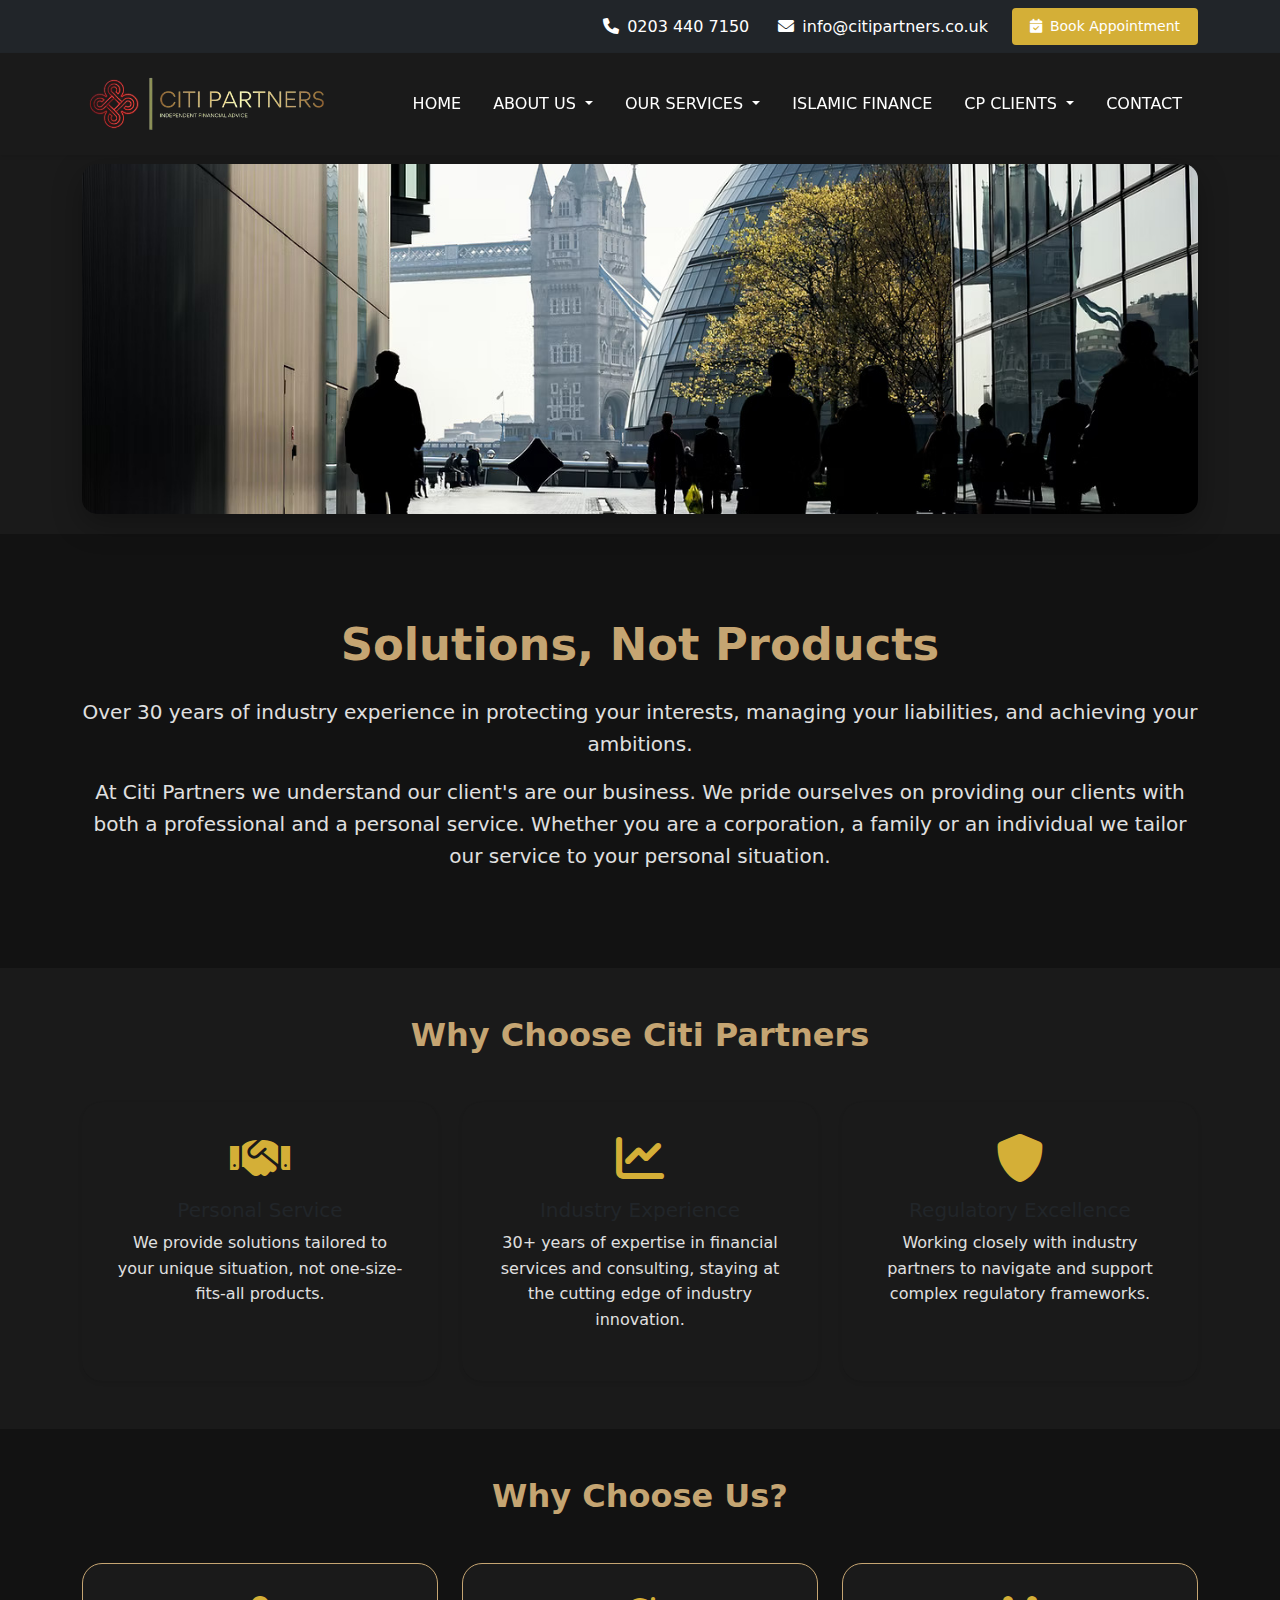
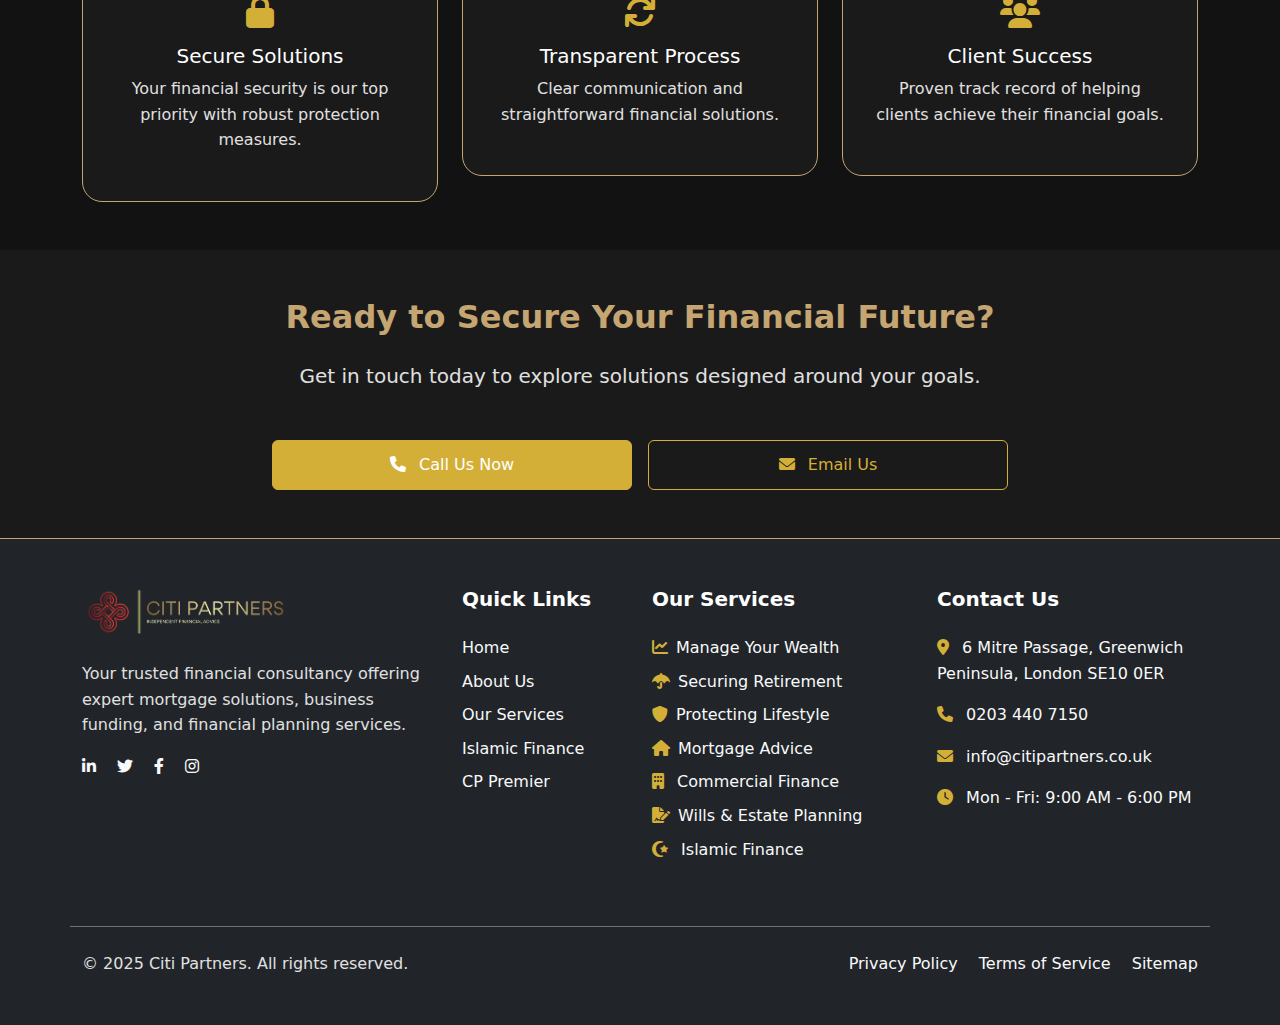
<file: index.html>
<!doctype html>
<html lang="en">
  <head>
    <!-- Required meta tags -->
    <meta charset="utf-8">
    <meta name="viewport" content="width=device-width, initial-scale=1">
    <meta name="description" content="Citi Partners - Your trusted financial consultancy offering expert mortgage solutions, business funding, and financial planning services.">
    <meta name="keywords" content="financial consultancy, mortgage solutions, business funding, financial planning, financial advisors">
    <meta name="author" content="Citi Partners">
    
    <!-- Favicon -->
    <link rel="icon" type="image/x-icon" href="images/favicon.ico">
    
    <!-- Bootstrap CSS -->
    <link href="https://cdn.jsdelivr.net/npm/bootstrap@5.0.2/dist/css/bootstrap.min.css" rel="stylesheet">
    
    <!-- Custom CSS -->
    <link rel="stylesheet" href="css/style.css">
    
    <!-- Font Awesome -->
    <link rel="stylesheet" href="https://cdnjs.cloudflare.com/ajax/libs/font-awesome/6.0.0/css/all.min.css">
    
    <title>Citi Partners - Building Your Financial Future with Confidence | Financial Consultancy</title>
  </head>
  <body>
    <!-- Header -->
    <header class="fixed-top">
      <!-- Top Bar - Contact Info -->
      <div class="bg-dark text-white py-2">
        <div class="container">
          <div class="row">
            <div class="col-12">
              <div class="d-flex justify-content-end align-items-center">
                <!-- Contact Information -->
                <div class="me-4">
                  <a href="tel:0203 440 7150" class="text-white text-decoration-none me-4">
                    <i class="fas fa-phone me-2"></i>0203 440 7150
                  </a>
                  <a href="mailto:info@citipartners.co.uk" class="text-white text-decoration-none">
                    <i class="fas fa-envelope me-2"></i>info@citipartners.co.uk
                  </a>
                </div>
                <!-- Book Appointment Button -->
                <a href="contact-us.html" class="btn btn-book-appointment">
                  <i class="fas fa-calendar-check me-2"></i>Book Appointment
                </a>
              </div>
            </div>
          </div>
        </div>
      </div>

      <!-- Main Navigation Bar -->
      <nav class="navbar navbar-expand-lg navbar-dark bg-dark shadow-sm">
        <div class="container">
          <!-- Logo -->
          <a class="navbar-brand" href="#">
            <img src="images/logo.png" alt="Citi Partners Logo" height="40">
          </a>
          
          <!-- Mobile Menu Toggle -->
          <button class="navbar-toggler border-0" type="button" data-bs-toggle="collapse" data-bs-target="#navbarNav" aria-controls="navbarNav" aria-expanded="false" aria-label="Toggle navigation">
            <i class="fas fa-bars" style="color: #D4AF37; font-size: 24px;"></i>
          </button>

          <!-- Navigation Items -->
          <div class="collapse navbar-collapse" id="navbarNav">
            <ul class="navbar-nav ms-auto">
              <li class="nav-item">
                <a class="nav-link small px-2 text-white" href="index.html">HOME</a>
              </li>
               <!-- Desktop Navigation - About Us Dropdown -->
               <li class="nav-item dropdown">
                <a class="nav-link small px-2 text-white dropdown-toggle" href="#" id="aboutDropdown" role="button" data-bs-toggle="dropdown" aria-expanded="false">
                    ABOUT US
                </a>
                <ul class="dropdown-menu dropdown-menu-dark" aria-labelledby="aboutDropdown">
                    <li>
                        <a class="dropdown-item" href="our-people.html">
                            <i class="fas fa-users me-2"></i>Our People
                        </a>
                    </li>
                    <li>
                        <a class="dropdown-item" href="our-clients.html">
                            <i class="fas fa-handshake me-2"></i>Our Clients
                        </a>
                    </li>
                </ul>
              </li>
              <li class="nav-item dropdown">
                <a class="nav-link small px-2 text-white dropdown-toggle" href="#" id="servicesDropdown" role="button" data-bs-toggle="dropdown" aria-expanded="false">
                  OUR SERVICES
                </a>
                <ul class="dropdown-menu dropdown-menu-dark" aria-labelledby="servicesDropdown">
                  <!-- Financial Planning Group -->
                  <li class="dropdown-header">Financial Planning</li>
                  <li>
                    <a class="dropdown-item" href="managing-your-wealth.html">
                      <i class="fas fa-chart-line me-2"></i>Manage Your Wealth
                    </a>
                  </li>
                  <li>
                    <a class="dropdown-item" href="securing-your-retirement.html">
                      <i class="fas fa-umbrella me-2"></i>Securing Retirement
                    </a>
                  </li>
                  <li>
                    <a class="dropdown-item" href="protecting-your-lifestyle.html">
                      <i class="fas fa-shield-alt me-2"></i>Protecting Lifestyle
                    </a>
                  </li>
                  <li><hr class="dropdown-divider"></li>
                  
                  <!-- Property & Business Group -->
                  <li class="dropdown-header">Property & Business</li>
                  <li>
                    <a class="dropdown-item" href="mortgage-advice.html">
                      <i class="fas fa-home me-2"></i>Mortgage Advice
                    </a>
                  </li>
                  <li>
                    <a class="dropdown-item" href="commercial-finance.html">
                      <i class="fas fa-building me-2"></i>Commercial Finance
                    </a>
                  </li>
                  <li><hr class="dropdown-divider"></li>
                  
                  <!-- Estate Planning Group -->
                  <li class="dropdown-header">Estate Planning</li>
                  <li>
                    <a class="dropdown-item" href="wills-estate-planning.html">
                      <i class="fas fa-file-signature me-2"></i>Wills & Estate Planning
                    </a>
                  </li>
                </ul>
              </li>
              <li class="nav-item">
                <a class="nav-link small px-2 text-white" href="islamic-finance.html">ISLAMIC FINANCE</a>
              </li>
               <!-- Desktop Navigation - About Us Dropdown -->
               <li class="nav-item dropdown">
                <a class="nav-link small px-2 text-white dropdown-toggle" href="#" id="aboutDropdown" role="button" data-bs-toggle="dropdown" aria-expanded="false">
                    CP CLIENTS
                </a>
                <ul class="dropdown-menu dropdown-menu-dark" aria-labelledby="aboutDropdown">
                    <li>
                        <a class="dropdown-item" href="https://identity.gb.intelliflo.net/core/Identity/Account/Login?ReturnUrl=%2Fcore%2Fconnect%2Fauthorize%2Fcallback%3Fclient_id%3Dio_web_client%26redirect_uri%3Dhttps%253A%252F%252Foffice.gb.intelliflo.net%252Fui-io%252Fsignin-oidc%26response_type%3Dcode%26prompt%3Dlogin%26scope%3Dopenid%2520client_data%2520client_financial_data%2520firm_data%2520fund_data%2520offline_access%2520valuation_batch%26code_challenge%3DglpebvALJLQYkRPDfulO59XZ_YyhkbsFuLhqWt72R9o%26code_challenge_method%3DS256%26response_mode%3Dform_post%26nonce%3D638774609564968465.MTFmOWNlZTgtOTYxMS00OGE2LTkyY2UtNmU0Mjc5NDg5Yjg3NzIxY2I5OTctOWQwMS00NjNhLThjYTYtMmU1ZjQwNzdlMjhi%26io_datetime%3D2025-03-13T11%253A09%253A16%26state%[base64]%26x-client-SKU%3DID_NET8_0%26x-client-ver%3D8.1.2.0%26suppressed_prompt%3Dlogin">
                           Intellifflo Login
                        </a>
                    </li>
                    <li>
                        <a class="dropdown-item" href="https://identity.distribution-technology.com/identity/Account/Login?ReturnUrl=%2Fidentity%2Fconnect%2Fauthorize%2Fcallback%3Fclient_id%3DDP.Application.DynamicPlanner.Home%26redirect_uri%3Dhttps%253A%252F%252Fapp.dynamicplanner.com%252Fhome%252Fsignin-oidc%26response_type%3Dcode%2520id_token%26scope%3Dopenid%2520organisation%2520employee%2520device%2520offline_access%2520CPS_Clients_Read%2520CPS_BusinessProcessInstances_Read%2520CS_Catalogues_Read%2520CS_ContentAssets_Read%2520CS_OrganisationUnits_Read%2520DS_Clients%2520DS_Employees%2520DS_OrganisationUnits_Read%2520DS_Config_Read%2520DS_ClientLoginGroup%2520DSS_Clients_Read%2520DSS_Documents%2520DSS_DocumentTemplate_Read%2520FR_Read%2520FR_Config%2520FR_Shortlists%2520FR_ModelPortfolios%2520PR_Read%2520PR_ResearchPanels%2520PS_Analyses%2520PS_Arrangements%2520PS_Assumptions_Read%2520PS_Calculators%2520PS_Clients%2520PS_Config_Read%2520PS_Forecasts%2520PS_RiskModels_Read%2520PS_Scenarios%2520PS_TargetMarkets%2520PS_Plans%2520QS_Questionnaires_Read%2520QS_Results%2520RS_Clients_Read%2520RS_BusinessProcessInstances_Read%2520VS_Config%2520VS_Clients%2520VS_Arrangements%26max_age%3D43200%26response_mode%3Dform_post%26nonce%3D638774610093355378.MzVkYjYzOGQtNzAzYy00NGYzLWFlZTctMmQwMTM5ODkwYzhlM2RiYzFjZjItMGNjYi00NGVmLWI1OTYtZTY4M2ZiMThiNmMz%26state%[base64]%26x-client-SKU%3DID_NET8_0%26x-client-ver%3D8.1.2.0">
                          Dynamic Planner Login
                        </a>
                    </li>
                </ul>
              </li>
              <li class="nav-item">
                <a class="nav-link small px-2 text-white" href="contact-us.html">CONTACT</a>
              </li>
             
            </ul>
          </div>
        </div>
      </nav>
    </header>

    <!-- Mobile Off-Canvas Menu -->
    <div class="offcanvas offcanvas-end" tabindex="-1" id="mobileMenu">
      <div class="offcanvas-header bg-dark text-white">
        <h5 class="offcanvas-title">Menu</h5>
        <button type="button" class="btn-close btn-close-white" data-bs-dismiss="offcanvas"></button>
      </div>
      <div class="offcanvas-body">
        <ul class="nav flex-column">
          <li class="nav-item">
            <a class="nav-link small px-2" href="index.html">HOME</a>
          </li>
          <li class="nav-item dropdown">
            <a class="nav-link small px-2 text-white dropdown-toggle" href="#" id="aboutDropdown" role="button" data-bs-toggle="dropdown" aria-expanded="false">
                ABOUT US
            </a>
            <ul class="dropdown-menu dropdown-menu-dark" aria-labelledby="aboutDropdown">
                <li>
                    <a class="dropdown-item" href="our-people.html">
                        <i class="fas fa-users me-2"></i>Our People
                    </a>
                </li>
                <li>
                    <a class="dropdown-item" href="our-clients.html">
                        <i class="fas fa-handshake me-2"></i>Our Clients
                    </a>
                </li>
            </ul>
          </li>
          <li class="nav-item">
            <a class="nav-link small px-2" href="our-people.html">OUR PEOPLE</a>
          </li>
          
          <!-- Mobile Services Accordion -->
          <li class="nav-item">
            <a class="nav-link small px-2 d-flex justify-content-between align-items-center" 
               data-bs-toggle="collapse" 
               href="#mobileServices" 
               role="button" 
               aria-expanded="false" 
               aria-controls="mobileServices">
                OUR SERVICES
                <i class="fas fa-chevron-down"></i>
            </a>
            <div class="collapse" id="mobileServices">
              <div class="mobile-services-submenu">
                <!-- Financial Planning Group -->
                <div class="mobile-service-group">
                  <div class="mobile-service-header">Financial Planning</div>
                  <a href="wealth-management.html" class="mobile-service-link">
                    <i class="fas fa-chart-line me-2"></i>Manage Your Wealth
                  </a>
                  <a href="securing-retirement.html" class="mobile-service-link">
                    <i class="fas fa-umbrella me-2"></i>Securing Retirement
                  </a>
                  <a href="protecting-lifestyle.html" class="mobile-service-link">
                    <i class="fas fa-shield-alt me-2"></i>Protecting Lifestyle
                  </a>
                </div>

                <!-- Property & Business Group -->
                <div class="mobile-service-group">
                  <div class="mobile-service-header">Property & Business</div>
                  <a href="mortgage-advice.html" class="mobile-service-link">
                    <i class="fas fa-home me-2"></i>Mortgage Advice
                  </a>
                  <a href="commercial-finance.html" class="mobile-service-link">
                    <i class="fas fa-building me-2"></i>Commercial Finance
                  </a>
                </div>

                <!-- Estate Planning Group -->
                <div class="mobile-service-group">
                  <div class="mobile-service-header">Estate Planning</div>
                  <a href="wills-estate-planning.html" class="mobile-service-link">
                    <i class="fas fa-file-signature me-2"></i>Wills & Estate Planning
                  </a>
                </div>
              </div>
            </div>
          </li>

          <li class="nav-item">
            <a class="nav-link small px-2" href="islamic-finance.html">ISLAMIC FINANCE</a>
          </li>
          <li class="nav-item">
            <a class="nav-link small px-2" href="#premier">CP PREMIER</a>
          </li>
          <li class="nav-item">
            <a class="nav-link small px-2" href="contact-us.html">CONTACT</a>
          </li>
          <!-- Mobile Navigation - About Us Accordion -->
          <li class="nav-item">
            <a class="nav-link small px-2 d-flex justify-content-between align-items-center" 
               data-bs-toggle="collapse" 
               href="#mobileAbout" 
               role="button" 
               aria-expanded="false" 
               aria-controls="mobileAbout">
                ABOUT US
                <i class="fas fa-chevron-down"></i>
            </a>
            <div class="collapse" id="mobileAbout">
                <div class="mobile-submenu">
                    <a href="our-people.html" class="mobile-submenu-link">
                        <i class="fas fa-users me-2"></i>Our People
                    </a>
                    <a href="our-clients.html" class="mobile-submenu-link">
                        <i class="fas fa-handshake me-2"></i>Our Clients
                    </a>
                </div>
            </div>
          </li>
        </ul>
      </div>
    </div>

    <!-- Hero Section -->
    <section class=" hero-section">
      <div class="container">
        <img src="images/hero-banner.jpg" alt="Financial Planning" class="w-100 hero-image mt-4" style="height: 350px; object-fit: cover; border-radius: 15px;">
      </div>
    </section>
    
    <section class="container ">
      <div class="text-center">
        <h1 class="display-4 fw-bold mb-4 mt-1">Solutions, Not Products</h1>
        <p class="lead ">Over 30 years of industry experience in protecting your interests, managing your liabilities, and achieving your ambitions.</p>
        <p class="lead text-center">At Citi Partners we understand our client's are our business. We pride ourselves on providing our clients with both a professional and a personal service. Whether you are a corporation, a family or an individual we tailor our service to your personal situation.</p>  
      </div>
    </section>


    <!-- About Section -->
    <section id="about" class="py-5 bg-light">
      <div class="container">
        <h2 class="text-center mb-5">Why Choose Citi Partners</h2>
        <div class="row g-4">
          <div class="col-md-4">
            <div class="card h-100 border-0 shadow-sm">
              <div class="card-body text-center">
                <i class="fas fa-handshake fa-3x text-primary mb-3"></i>
                <h3 class="h5">Personal Service</h3>
                <p>We provide solutions tailored to your unique situation, not one-size-fits-all products.</p>
              </div>
            </div>
          </div>
          <div class="col-md-4">
            <div class="card h-100 border-0 shadow-sm">
              <div class="card-body text-center">
                <i class="fas fa-chart-line fa-3x text-primary mb-3"></i>
                <h3 class="h5">Industry Experience</h3>
                <p>30+ years of expertise in financial services and consulting, staying at the cutting edge of industry innovation.</p>
              </div>
            </div>
          </div>
          <div class="col-md-4">
            <div class="card h-100 border-0 shadow-sm">
              <div class="card-body text-center">
                <i class="fas fa-shield-alt fa-3x text-primary mb-3"></i>
                <h3 class="h5">Regulatory Excellence</h3>
                <p>Working closely with industry partners to navigate and support complex regulatory frameworks.</p>
              </div>
            </div>
          </div>
        </div>
      </div>
    </section>

    <!-- Why Choose Us Section -->
    <section id="why-us" class="py-5">
      <div class="container">
        <h2 class="text-center mb-5">Why Choose Us?</h2>
        <div class="row g-4">
          <div class="col-lg-4">
            <div class="feature-box text-center">
              <i class="fas fa-lock fa-2x text-primary mb-3"></i>
              <h3 class="h5">Secure Solutions</h3>
              <p>Your financial security is our top priority with robust protection measures.</p>
            </div>
          </div>
          <div class="col-lg-4">
            <div class="feature-box text-center">
              <i class="fas fa-sync fa-2x text-primary mb-3"></i>
              <h3 class="h5">Transparent Process</h3>
              <p>Clear communication and straightforward financial solutions.</p>
            </div>
          </div>
          <div class="col-lg-4">
            <div class="feature-box text-center">
              <i class="fas fa-users fa-2x text-primary mb-3"></i>
              <h3 class="h5">Client Success</h3>
              <p>Proven track record of helping clients achieve their financial goals.</p>
            </div>
          </div>
        </div>
      </div>
    </section>

    <!-- Contact Section -->
    <section id="contact" class="py-5 bg-light">
      <div class="container">
        <div class="row justify-content-center">
          <div class="col-lg-8 text-center">
            <h2 class="mb-4">Ready to Secure Your Financial Future?</h2>
            <p class="lead mb-5">Get in touch today to explore solutions designed around your goals.</p>
            <div class="row g-3 justify-content-center">
              <div class="col-md-6">
                <a href="tel:+1234567890" class="btn btn-primary w-100">
                  <i class="fas fa-phone me-2"></i> Call Us Now
                </a>
              </div>
              <div class="col-md-6">
                <a href="mailto:contact@citipartners.com" class="btn btn-outline-primary w-100">
                  <i class="fas fa-envelope me-2"></i> Email Us
                </a>
              </div>
            </div>
          </div>
        </div>
      </div>
    </section>

    <!-- Footer -->
    <footer class="bg-dark text-light py-5">
      <div class="container">
        <div class="row g-4">
          <!-- Company Info & Logo -->
          <div class="col-lg-4 col-md-6">
            <img src="images/logo.png" alt="Citi Partners Logo" height="50" class="mb-4">
            <p class="mb-3">Your trusted financial consultancy offering expert mortgage solutions, business funding, and financial planning services.</p>
            <div class="social-links">
              <a href="#" class="text-light me-3"><i class="fab fa-linkedin-in"></i></a>
              <a href="#" class="text-light me-3"><i class="fab fa-twitter"></i></a>
              <a href="#" class="text-light me-3"><i class="fab fa-facebook-f"></i></a>
              <a href="#" class="text-light"><i class="fab fa-instagram"></i></a>
            </div>
          </div>

          <!-- Quick Links -->
          <div class="col-lg-2 col-md-6">
            <h5 class="text-white mb-4">Quick Links</h5>
            <ul class="list-unstyled">
              <li class="mb-2"><a href="index.html" class="text-light text-decoration-none">Home</a></li>
              <li class="mb-2"><a href="#about" class="text-light text-decoration-none">About Us</a></li>
              <li class="mb-2"><a href="#services" class="text-light text-decoration-none">Our Services</a></li>
              <li class="mb-2"><a href="islamic-finance.html" class="text-light text-decoration-none">Islamic Finance</a></li>
              <li class="mb-2"><a href="#premier" class="text-light text-decoration-none">CP Premier</a></li>
            </ul>
          </div>

          <!-- Our Services -->
         <div class="col-lg-3 col-md-6">
                        <h5 class="text-white mb-4">Our Services</h5>
                        <ul class="list-unstyled">
                            <!-- Financial Planning Group -->
                            <li class="mb-2">
                                <a href="managing-your-wealth.html" class="text-light text-decoration-none">
                                    <i class="fas fa-chart-line me-2 text-primary"></i>Manage Your Wealth
                                </a>
                            </li>
                            <li class="mb-2">
                                <a href="securing-your-retirement.html" class="text-light text-decoration-none">
                                    <i class="fas fa-umbrella me-2 text-primary"></i>Securing Retirement
                                </a>
                            </li>
                            <li class="mb-2">
                                <a href="protecting-your-lifestyle.html" class="text-light text-decoration-none">
                                    <i class="fas fa-shield-alt me-2 text-primary"></i>Protecting Lifestyle
                                </a>
                            </li>

                            <!-- Property & Business Group -->
                            <li class="mb-2">
                                <a href="mortgage-advice.html" class="text-light text-decoration-none">
                                    <i class="fas fa-home me-2 text-primary"></i>Mortgage Advice
                                </a>
                            </li>
                            <li class="mb-2">
                                <a href="commercial-finance.html" class="text-light text-decoration-none">
                                    <i class="fas fa-building me-2 text-primary"></i> Commercial Finance
                                </a>
                            </li>

                            <!-- Estate Planning -->
                            <li class="mb-2">
                                <a href="wills-estate-planning.html" class="text-light text-decoration-none">
                                    <i class="fas fa-file-signature me-2 text-primary"></i>Wills & Estate Planning
                                </a>
                            </li>

                            <!-- Islamic Finance -->
                            <li class="mb-2">
                                <a href="islamic-finance.html" class="text-light text-decoration-none">
                                    <i class="fas fa-star-and-crescent me-2 text-primary"></i> Islamic Finance
                                </a>
                            </li>
                        </ul>
                    </div>

          <!-- Contact Info -->
          <div class="col-lg-3 col-md-6">
            <h5 class="text-white mb-4">Contact Us</h5>
            <ul class="list-unstyled">
              <li class="mb-3">
                <i class="fas fa-map-marker-alt me-2 text-primary"></i>
                6 Mitre Passage, Greenwich Peninsula, London SE10 0ER
              </li>
              <li class="mb-3">
                <i class="fas fa-phone me-2 text-primary"></i>
                <a href="tel:0203 440 7150" class="text-light text-decoration-none">0203 440 7150</a>
              </li>
              <li class="mb-3">
                <i class="fas fa-envelope me-2 text-primary"></i>
                <a href="mailto:info@citipartners.co.uk" class="text-light text-decoration-none">info@citipartners.co.uk</a>
              </li>
              <li>
                <i class="fas fa-clock me-2 text-primary"></i>
                Mon - Fri: 9:00 AM - 6:00 PM
              </li>
            </ul>
          </div>
        </div>

        <!-- Bottom Bar -->
        <div class="row mt-5 pt-4 border-top border-secondary">
          <div class="col-md-6">
            <p class="mb-0">&copy; 2025 Citi Partners. All rights reserved.</p>
          </div>
          <div class="col-md-6 text-md-end">
            <a href="#" class="text-light text-decoration-none me-3">Privacy Policy</a>
            <a href="#" class="text-light text-decoration-none me-3">Terms of Service</a>
            <a href="#" class="text-light text-decoration-none">Sitemap</a>
          </div>
        </div>
      </div>
    </footer>

    <!-- Bootstrap Bundle with Popper -->
    <script src="https://cdn.jsdelivr.net/npm/bootstrap@5.0.2/dist/js/bootstrap.bundle.min.js"></script>
  </body>
</html>
</file>
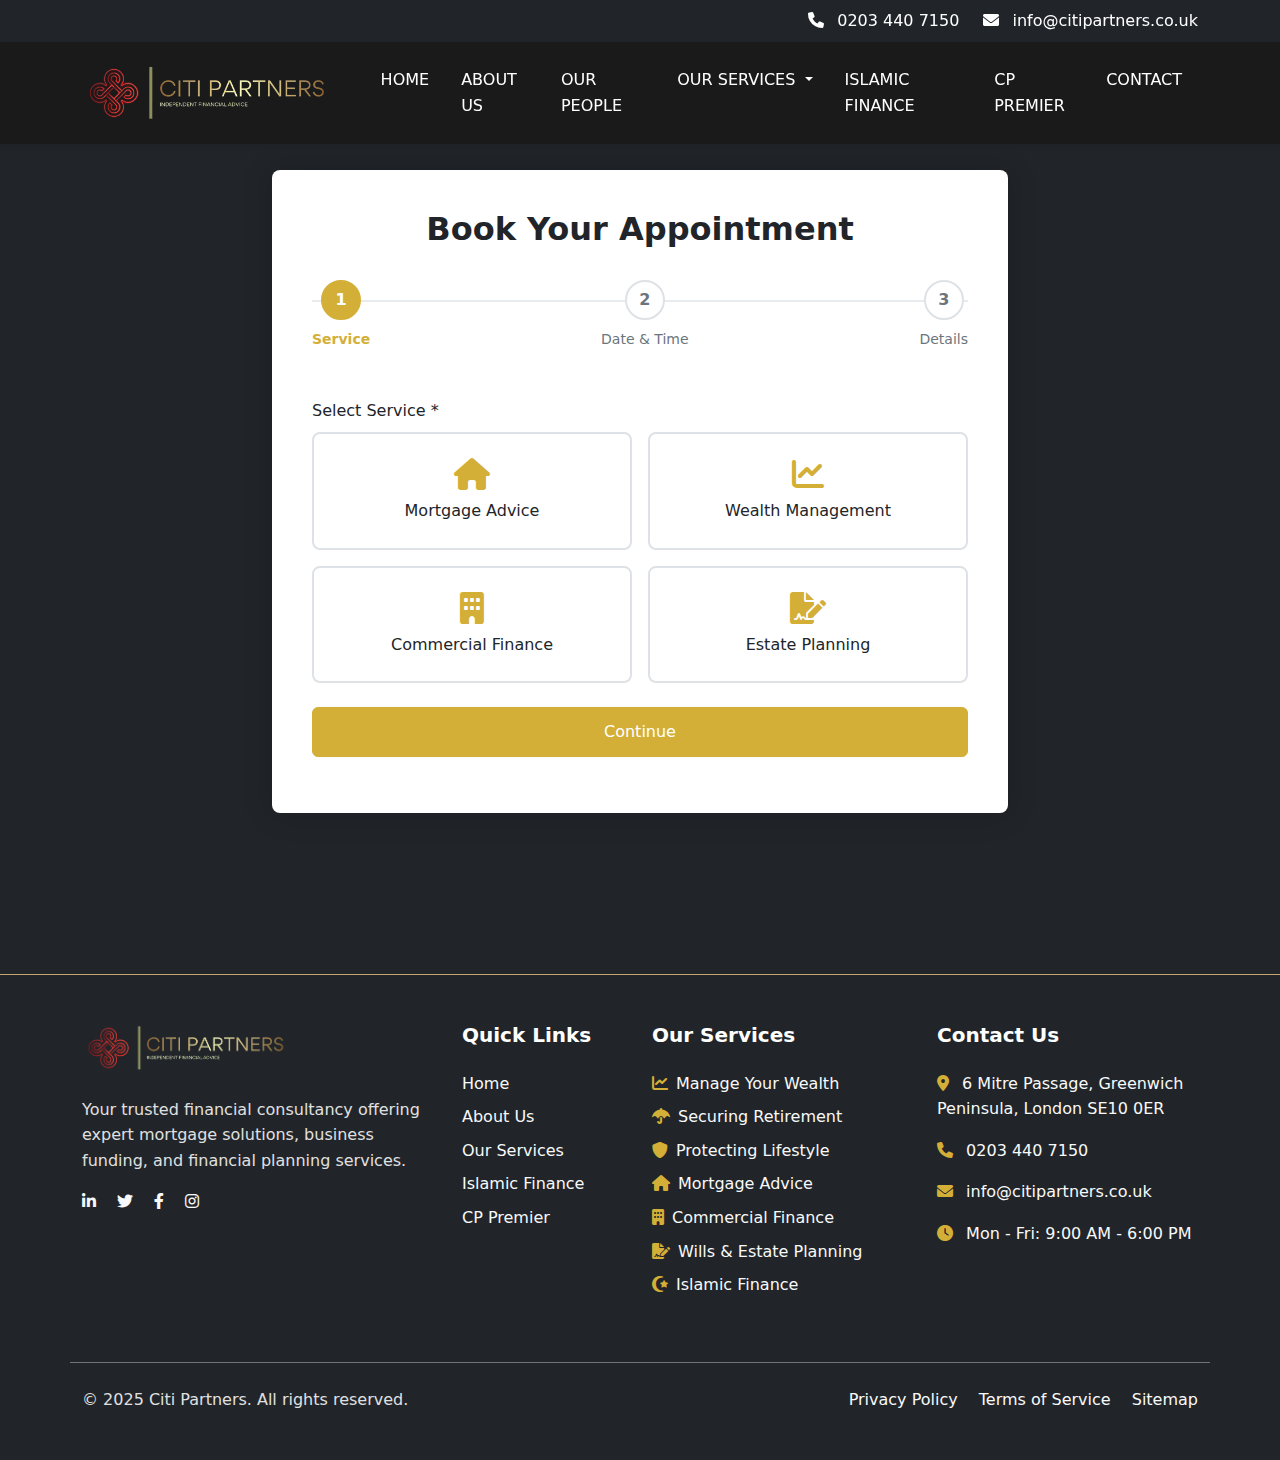
<file: book-appointment.html>
!doctype html>
<html lang="en">
    <head>
        <!-- Required meta tags -->
        <meta charset="utf-8">
        <meta name="viewport" content="width=device-width, initial-scale=1">
        <meta name="description" content="Citi Partners - Your trusted financial consultancy offering expert mortgage solutions, business funding, and financial planning services.">
        <meta name="keywords" content="financial consultancy, mortgage solutions, business funding, financial planning, financial advisors">
        <meta name="author" content="Citi Partners">
        <!-- Favicon -->
        <link rel="icon" type="image/x-icon" href="images/favicon.ico">
        <!-- Bootstrap CSS -->
        <link href="https://cdn.jsdelivr.net/npm/bootstrap@5.0.2/dist/css/bootstrap.min.css" rel="stylesheet">
        <!-- Custom CSS -->
        <link rel="stylesheet" href="css/style.css">
        <!-- Font Awesome -->
        <link rel="stylesheet" href="https://cdnjs.cloudflare.com/ajax/libs/font-awesome/6.0.0/css/all.min.css">
        <title>Citi Partners - Building Your Financial Future with Confidence | Financial Consultancy</title>
    </head>
    <body>
        <!-- Header -->
        <header class="fixed-top">
            <!-- Top Bar - Contact Info -->
            <div class="bg-dark text-white py-2">
                <div class="container">
                    <div class="row">
                        <div class="col-12">
                            <div class="d-flex justify-content-end">
                                <a href="tel:0203 440 7150" class="text-white text-decoration-none me-4">
                                    <i class="fas fa-phone me-2"></i>
                                    0203 440 7150
                                </a>
                                <a href="mailto:info@citipartners.co.uk" class="text-white text-decoration-none">
                                    <i class="fas fa-envelope me-2"></i>
                                    info@citipartners.co.uk
                                </a>
                            </div>
                        </div>
                    </div>
                </div>
            </div>
            <!-- Main Navigation Bar -->
            <nav class="navbar navbar-expand-lg navbar-dark bg-dark shadow-sm">
                <div class="container">
                    <!-- Logo -->
                    <a class="navbar-brand" href="#">
                        <img src="images/logo.png" alt="Citi Partners Logo" height="40">
                    </a>
                    <!-- Mobile Menu Toggle -->
                    <button
                        class="navbar-toggler border-0"
                        type="button"
                        data-bs-toggle="collapse"
                        data-bs-target="#navbarNav"
                        aria-controls="navbarNav"
                        aria-expanded="false"
                        aria-label="Toggle navigation"
                    >
                        <i class="fas fa-bars" style="color: #D4AF37; font-size: 24px;"></i>
                    </button>
                    <!-- Navigation Items -->
                    <div class="collapse navbar-collapse" id="navbarNav">
                        <ul class="navbar-nav ms-auto">
                            <li class="nav-item">
                                <a class="nav-link small px-2 text-white" href="index.html">HOME</a>
                            </li>
                            <li class="nav-item">
                                <a class="nav-link small px-2 text-white" href="#about">ABOUT US</a>
                            </li>
                            <li class="nav-item">
                                <a class="nav-link small px-2 text-white" href="our-people.html">OUR PEOPLE</a>
                            </li>
                            <li class="nav-item dropdown">
                <a class="nav-link small px-2 text-white dropdown-toggle" href="#" id="servicesDropdown" role="button" data-bs-toggle="dropdown" aria-expanded="false">
                  OUR SERVICES
                </a>
                <ul class="dropdown-menu dropdown-menu-dark" aria-labelledby="servicesDropdown">
                  <!-- Financial Planning Group -->
                  <li class="dropdown-header">Financial Planning</li>
                  <li>
                    <a class="dropdown-item" href="managing-your-wealth.html">
                      <i class="fas fa-chart-line me-2"></i>Manage Your Wealth
                    </a>
                  </li>
                  <li>
                    <a class="dropdown-item" href="securing-your-retirement.html">
                      <i class="fas fa-umbrella me-2"></i>Securing Retirement
                    </a>
                  </li>
                  <li>
                    <a class="dropdown-item" href="protecting-your-lifestyle.html">
                      <i class="fas fa-shield-alt me-2"></i>Protecting Lifestyle
                    </a>
                  </li>
                  <li><hr class="dropdown-divider"></li>
                  
                  <!-- Property & Business Group -->
                  <li class="dropdown-header">Property & Business</li>
                  <li>
                    <a class="dropdown-item" href="mortgage-advice.html">
                      <i class="fas fa-home me-2"></i>Mortgage Advice
                    </a>
                  </li>
                  <li>
                    <a class="dropdown-item" href="commercial-finance.html">
                      <i class="fas fa-building me-2"></i>Commercial Finance
                    </a>
                  </li>
                  <li><hr class="dropdown-divider"></li>
                  
                  <!-- Estate Planning Group -->
                  <li class="dropdown-header">Estate Planning</li>
                  <li>
                    <a class="dropdown-item" href="wills-estate-planning.html">
                      <i class="fas fa-file-signature me-2"></i>Wills & Estate Planning
                    </a>
                  </li>
                </ul>
              </li>
                            <li class="nav-item">
                                <a class="nav-link small px-2 text-white" href="islamic-finance.html">ISLAMIC FINANCE</a>
                            </li>
                            <li class="nav-item">
                                <a class="nav-link small px-2 text-white" href="#premier">CP PREMIER</a>
                            </li>
                            <li class="nav-item">
                                <a class="nav-link small px-2 text-white" href="contact-us.html">CONTACT</a>
                            </li>
                        </ul>
                    </div>
                </div>
            </nav>
        </header>
        <!-- Mobile Off-Canvas Menu -->
        <div class="offcanvas offcanvas-end" tabindex="-1" id="mobileMenu">
            <div class="offcanvas-header bg-dark text-white">
                <h5 class="offcanvas-title">Menu</h5>
                <button type="button" class="btn-close btn-close-white" data-bs-dismiss="offcanvas"></button>
            </div>
            <div class="offcanvas-body">
                <!-- Mobile Contact Info -->
                <!-- Mobile Navigation -->
                <ul class="nav flex-column">
                    <li class="nav-item">
                        <a class="nav-link small px-2" href="index.html">HOME</a>
                    </li>
                     <li class="nav-item dropdown">
                <a class="nav-link small px-2 text-white dropdown-toggle" href="#" id="aboutDropdown" role="button" data-bs-toggle="dropdown" aria-expanded="false">
                    ABOUT US
                </a>
                <ul class="dropdown-menu dropdown-menu-dark" aria-labelledby="aboutDropdown">
                    <li><a class="dropdown-item" href="our-people.html">OUR PEOPLE</a></li>
                    <li><a class="dropdown-item" href="our-clients.html">OUR CLIENTS</a></li>
                </ul>
              </li>
                    <li class="nav-item">
                        <a class="nav-link small px-2" href="our-people.html">OUR PEOPLE</a>
                    </li>
                     <li class="nav-item dropdown">
                <a class="nav-link small px-2 text-white dropdown-toggle" href="#" id="servicesDropdown" role="button" data-bs-toggle="dropdown" aria-expanded="false">
                  OUR SERVICES
                </a>
                <ul class="dropdown-menu dropdown-menu-dark" aria-labelledby="servicesDropdown">
                  <!-- Financial Planning Group -->
                  <li class="dropdown-header">Financial Planning</li>
                  <li>
                    <a class="dropdown-item" href="managing-your-wealth.html">
                      <i class="fas fa-chart-line me-2"></i>Manage Your Wealth
                    </a>
                  </li>
                  <li>
                    <a class="dropdown-item" href="securing-your-retirement.html">
                      <i class="fas fa-umbrella me-2"></i>Securing Retirement
                    </a>
                  </li>
                  <li>
                    <a class="dropdown-item" href="protecting-your-lifestyle.html">
                      <i class="fas fa-shield-alt me-2"></i>Protecting Lifestyle
                    </a>
                  </li>
                  <li><hr class="dropdown-divider"></li>
                  
                  <!-- Property & Business Group -->
                  <li class="dropdown-header">Property & Business</li>
                  <li>
                    <a class="dropdown-item" href="mortgage-advice.html">
                      <i class="fas fa-home me-2"></i>Mortgage Advice
                    </a>
                  </li>
                  <li>
                    <a class="dropdown-item" href="commercial-finance.html">
                      <i class="fas fa-building me-2"></i>Commercial Finance
                    </a>
                  </li>
                  <li><hr class="dropdown-divider"></li>
                  
                  <!-- Estate Planning Group -->
                  <li class="dropdown-header">Estate Planning</li>
                  <li>
                    <a class="dropdown-item" href="wills-estate-planning.html">
                      <i class="fas fa-file-signature me-2"></i>Wills & Estate Planning
                    </a>
                  </li>
                </ul>
              </li>
                    <li class="nav-item">
                        <a class="nav-link small px-2" href="islamic-finance.html">ISLAMIC FINANCE</a>
                    </li>
                    <li class="nav-item">
                        <a class="nav-link small px-2" href="#premier">CP PREMIER</a>
                    </li>
                    <li class="nav-item">
                        <a class="nav-link small px-2" href="contact-us.html">CONTACT</a>
                    </li>
                </ul>
            </div>
        </div>
    
        <!-- Appointment Booking Section -->
        <section class="appointment-booking py-5 mt-5 ">
            <div class="container mt-5">
                <div class="row justify-content-center">
                    <div class="col-lg-8">
                        <div class="appointment-form-container p-4 rounded-3">
                            <h2 class="text-center">Book Your Appointment</h2>
                            
                            <!-- Progress Steps -->
                            <div class="appointment-progress mb-4">
                                <div class="progress-steps d-flex justify-content-between">
                                    <div class="step active" id="step1">
                                        <div class="step-circle">1</div>
                                        <div class="step-label">Service</div>
                                    </div>
                                    <div class="step" id="step2">
                                        <div class="step-circle">2</div>
                                        <div class="step-label">Date & Time</div>
                                    </div>
                                    <div class="step" id="step3">
                                        <div class="step-circle">3</div>
                                        <div class="step-label">Details</div>
                                    </div>
                                </div>
                            </div>

                            <!-- Booking Form -->
                            <form id="appointmentForm">
                                <!-- Step 1: Service Selection -->
                                <div class="form-step" id="serviceStep">
                                    <div class="mb-4">
                                        <label class="form-label">Select Service *</label>
                                        <div class="row g-3">
                                            <div class="col-md-6">
                                                <div class="service-card">
                                                    <input type="radio" name="service" id="mortgage" value="mortgage" class="service-input">
                                                    <label for="mortgage" class="service-label">
                                                        <i class="fas fa-home"></i>
                                                        <span>Mortgage Advice</span>
                                                    </label>
                                                </div>
                                            </div>
                                            <div class="col-md-6">
                                                <div class="service-card">
                                                    <input type="radio" name="service" id="wealth" value="wealth" class="service-input">
                                                    <label for="wealth" class="service-label">
                                                        <i class="fas fa-chart-line"></i>
                                                        <span>Wealth Management</span>
                                                    </label>
                                                </div>
                                            </div>
                                            <div class="col-md-6">
                                                <div class="service-card">
                                                    <input type="radio" name="service" id="commercial" value="commercial" class="service-input">
                                                    <label for="commercial" class="service-label">
                                                        <i class="fas fa-building"></i>
                                                        <span>Commercial Finance</span>
                                                    </label>
                                                </div>
                                            </div>
                                            <div class="col-md-6">
                                                <div class="service-card">
                                                    <input type="radio" name="service" id="estate" value="estate" class="service-input">
                                                    <label for="estate" class="service-label">
                                                        <i class="fas fa-file-signature"></i>
                                                        <span>Estate Planning</span>
                                                    </label>
                                                </div>
                                            </div>
                                        </div>
                                    </div>
                                    <button type="button" class="btn btn-primary w-100" onclick="nextStep(2)">Continue</button>
                                </div>

                                <!-- Step 2: Date & Time Selection -->
                                <div class="form-step d-none" id="dateTimeStep">
                                    <div class="row g-4">
                                        <div class="col-md-6">
                                            <div class="mb-3">
                                                <label class="form-label">Select Date *</label>
                                                <input type="date" class="form-control" id="appointmentDate" required>
                                            </div>
                                        </div>
                                        <div class="col-md-6">
                                            <div class="mb-3">
                                                <label class="form-label">Select Time *</label>
                                                <div class="time-slots">
                                                    <div class="row g-2">
                                                        <div class="col-4">
                                                            <input type="radio" name="timeSlot" id="slot1" value="09:00" class="btn-check">
                                                            <label class="btn btn-outline-primary w-100" for="slot1">09:00</label>
                                                        </div>
                                                        <div class="col-4">
                                                            <input type="radio" name="timeSlot" id="slot2" value="10:00" class="btn-check">
                                                            <label class="btn btn-outline-primary w-100" for="slot2">10:00</label>
                                                        </div>
                                                        <div class="col-4">
                                                            <input type="radio" name="timeSlot" id="slot3" value="11:00" class="btn-check">
                                                            <label class="btn btn-outline-primary w-100" for="slot3">11:00</label>
                                                        </div>
                                                        <div class="col-4">
                                                            <input type="radio" name="timeSlot" id="slot4" value="12:00" class="btn-check">
                                                            <label class="btn btn-outline-primary w-100" for="slot4">12:00</label>
                                                        </div>
                                                        <div class="col-4">
                                                            <input type="radio" name="timeSlot" id="slot5" value="13:00" class="btn-check">
                                                            <label class="btn btn-outline-primary w-100" for="slot5">13:00</label>
                                                        </div>
                                                        <div class="col-4">
                                                            <input type="radio" name="timeSlot" id="slot6" value="14:00" class="btn-check">
                                                            <label class="btn btn-outline-primary w-100" for="slot6">14:00</label>
                                                        </div>
                                                        <div class="col-4">
                                                            <input type="radio" name="timeSlot" id="slot7" value="15:00" class="btn-check">
                                                            <label class="btn btn-outline-primary w-100" for="slot7">15:00</label>
                                                        </div>
                                                        <div class="col-4">
                                                            <input type="radio" name="timeSlot" id="slot8" value="16:00" class="btn-check">
                                                            <label class="btn btn-outline-primary w-100" for="slot8">16:00</label>
                                                        </div>
                                                        <div class="col-4">
                                                            <input type="radio" name="timeSlot" id="slot9" value="17:00" class="btn-check">
                                                            <label class="btn btn-outline-primary w-100" for="slot9">17:00</label>
                                                        </div>
                                                    </div>
                                                </div>
                                            </div>
                                        </div>
                                    </div>
                                    <div class="mt-4">
                                        <button type="button" class="btn btn-outline-primary me-2" onclick="prevStep(1)">Back</button>
                                        <button type="button" class="btn btn-primary" onclick="nextStep(3)">Continue</button>
                                    </div>
                                </div>

                                <!-- Step 3: Personal Details -->
                                <div class="form-step d-none" id="detailsStep">
                                    <div class="row g-3">
                                        <div class="col-md-6">
                                            <label class="form-label">Full Name *</label>
                                            <input type="text" class="form-control" required>
                                        </div>
                                        <div class="col-md-6">
                                            <label class="form-label">Phone Number *</label>
                                            <input type="tel" class="form-control" required>
                                        </div>
                                        <div class="col-12">
                                            <label class="form-label">Email Address *</label>
                                            <input type="email" class="form-control" required>
                                        </div>
                                        <div class="col-12">
                                            <label class="form-label">Additional Notes</label>
                                            <textarea class="form-control" rows="3"></textarea>
                                        </div>
                                    </div>
                                    <div class="mt-4">
                                        <button type="button" class="btn btn-outline-primary me-2" onclick="prevStep(2)">Back</button>
                                        <button type="submit" class="btn btn-primary">Confirm Booking</button>
                                    </div>
                                </div>
                            </form>
                        </div>
                    </div>
                </div>
            </div>
        </section>
        <!-- Footer -->
        <footer class="bg-dark text-light py-5">
            <div class="container">
                <div class="row g-4">
                    <!-- Company Info & Logo -->
                    <div class="col-lg-4 col-md-6">
                        <img
                            src="images/logo.png"
                            alt="Citi Partners Logo"
                            height="50"
                            class="mb-4"
                        >
                        <p class="mb-3">Your trusted financial consultancy offering expert mortgage solutions, business funding, and financial planning services.</p>
                        <div class="social-links">
                            <a href="#" class="text-light me-3">
                                <i class="fab fa-linkedin-in"></i>
                            </a>
                            <a href="#" class="text-light me-3">
                                <i class="fab fa-twitter"></i>
                            </a>
                            <a href="#" class="text-light me-3">
                                <i class="fab fa-facebook-f"></i>
                            </a>
                            <a href="#" class="text-light">
                                <i class="fab fa-instagram"></i>
                            </a>
                        </div>
                    </div>
                    <!-- Quick Links -->
                    <div class="col-lg-2 col-md-6">
                        <h5 class="text-white mb-4">Quick Links</h5>
                        <ul class="list-unstyled">
                            <li class="mb-2">
                                <a href="index.html" class="text-light text-decoration-none">Home</a>
                            </li>
                            <li class="mb-2">
                                <a href="#about" class="text-light text-decoration-none">About Us</a>
                            </li>
                            <li class="mb-2">
                                <a href="#services" class="text-light text-decoration-none">Our Services</a>
                            </li>
                            <li class="mb-2">
                                <a href="islamic-finance.html" class="text-light text-decoration-none">Islamic Finance</a>
                            </li>
                            <li class="mb-2">
                                <a href="#premier" class="text-light text-decoration-none">CP Premier</a>
                            </li>
                        </ul>
                    </div>
                    <!-- Our Services -->
                    <div class="col-lg-3 col-md-6">
                        <h5 class="text-white mb-4">Our Services</h5>
                        <ul class="list-unstyled">
                            <!-- Financial Planning Group -->
                            <li class="mb-2">
                                <a href="managing-your-wealth.html" class="text-light text-decoration-none">
                                    <i class="fas fa-chart-line me-2 text-primary"></i>Manage Your Wealth
                                </a>
                            </li>
                            <li class="mb-2">
                                <a href="securing-your-retirement.html" class="text-light text-decoration-none">
                                    <i class="fas fa-umbrella me-2 text-primary"></i>Securing Retirement
                                </a>
                            </li>
                            <li class="mb-2">
                                <a href="protecting-your-lifestyle.html" class="text-light text-decoration-none">
                                    <i class="fas fa-shield-alt me-2 text-primary"></i>Protecting Lifestyle
                                </a>
                            </li>

                            <!-- Property & Business Group -->
                            <li class="mb-2">
                                <a href="mortgage-advice.html" class="text-light text-decoration-none">
                                    <i class="fas fa-home me-2 text-primary"></i>Mortgage Advice
                                </a>
                            </li>
                            <li class="mb-2">
                                <a href="commercial-finance.html" class="text-light text-decoration-none">
                                    <i class="fas fa-building me-2 text-primary"></i>Commercial Finance
                                </a>
                            </li>

                            <!-- Estate Planning -->
                            <li class="mb-2">
                                <a href="wills-estate-planning.html" class="text-light text-decoration-none">
                                    <i class="fas fa-file-signature me-2 text-primary"></i>Wills & Estate Planning
                                </a>
                            </li>

                            <!-- Islamic Finance -->
                            <li class="mb-2">
                                <a href="islamic-finance.html" class="text-light text-decoration-none">
                                    <i class="fas fa-star-and-crescent me-2 text-primary"></i>Islamic Finance
                                </a>
                            </li>
                        </ul>
                    </div>
                    <!-- Contact Info -->
                    <div class="col-lg-3 col-md-6">
                        <h5 class="text-white mb-4">Contact Us</h5>
                        <ul class="list-unstyled">
                            <li class="mb-3">
                                <i class="fas fa-map-marker-alt me-2 text-primary"></i>
                                6 Mitre Passage, Greenwich Peninsula, London SE10 0ER
                            </li>
                            <li class="mb-3">
                                <i class="fas fa-phone me-2 text-primary"></i>
                                <a href="tel:0203 440 7150" class="text-light text-decoration-none">0203 440 7150</a>
                            </li>
                            <li class="mb-3">
                                <i class="fas fa-envelope me-2 text-primary"></i>
                                <a href="mailto:info@citipartners.co.uk" class="text-light text-decoration-none">info@citipartners.co.uk</a>
                            </li>
                            <li>
                                <i class="fas fa-clock me-2 text-primary"></i>
                                Mon - Fri: 9:00 AM - 6:00 PM
                            </li>
                        </ul>
                    </div>
                </div>
                <!-- Bottom Bar -->
                <div class="row mt-5 pt-4 border-top border-secondary">
                    <div class="col-md-6">
                        <p class="mb-0">&copy; 2025 Citi Partners. All rights reserved.</p>
                    </div>
                    <div class="col-md-6 text-md-end">
                        <a href="#" class="text-light text-decoration-none me-3">Privacy Policy</a>
                        <a href="#" class="text-light text-decoration-none me-3">Terms of Service</a>
                        <a href="#" class="text-light text-decoration-none">Sitemap</a>
                    </div>
                </div>
            </div>
        </footer>
        <!-- Bootstrap Bundle with Popper -->
        <script src="https://cdn.jsdelivr.net/npm/bootstrap@5.0.2/dist/js/bootstrap.bundle.min.js"></script>
        <script>
        function nextStep(step) {
            // Hide all steps
            document.querySelectorAll('.form-step').forEach(el => {
                el.classList.add('d-none');
            });
            
            // Show target step
            document.getElementById(step === 2 ? 'dateTimeStep' : 'detailsStep').classList.remove('d-none');
            
            // Update progress
            document.querySelectorAll('.step').forEach(el => {
                el.classList.remove('active');
            });
            document.getElementById(`step${step}`).classList.add('active');
        }

        function prevStep(step) {
            // Hide all steps
            document.querySelectorAll('.form-step').forEach(el => {
                el.classList.add('d-none');
            });
            
            // Show target step
            document.getElementById(step === 1 ? 'serviceStep' : 'dateTimeStep').classList.remove('d-none');
            
            // Update progress
            document.querySelectorAll('.step').forEach(el => {
                el.classList.remove('active');
            });
            document.getElementById(`step${step}`).classList.add('active');
        }

        // Date picker configuration
        document.getElementById('appointmentDate').addEventListener('input', function() {
            const selectedDate = new Date(this.value);
            const day = selectedDate.getDay();
            
            // Disable weekends (0 = Sunday, 6 = Saturday)
            if(day === 0 || day === 6) {
                alert('Please select a weekday (Monday-Friday)');
                this.value = '';
            }
        });
        </script>
    </body>
</html>
</file>
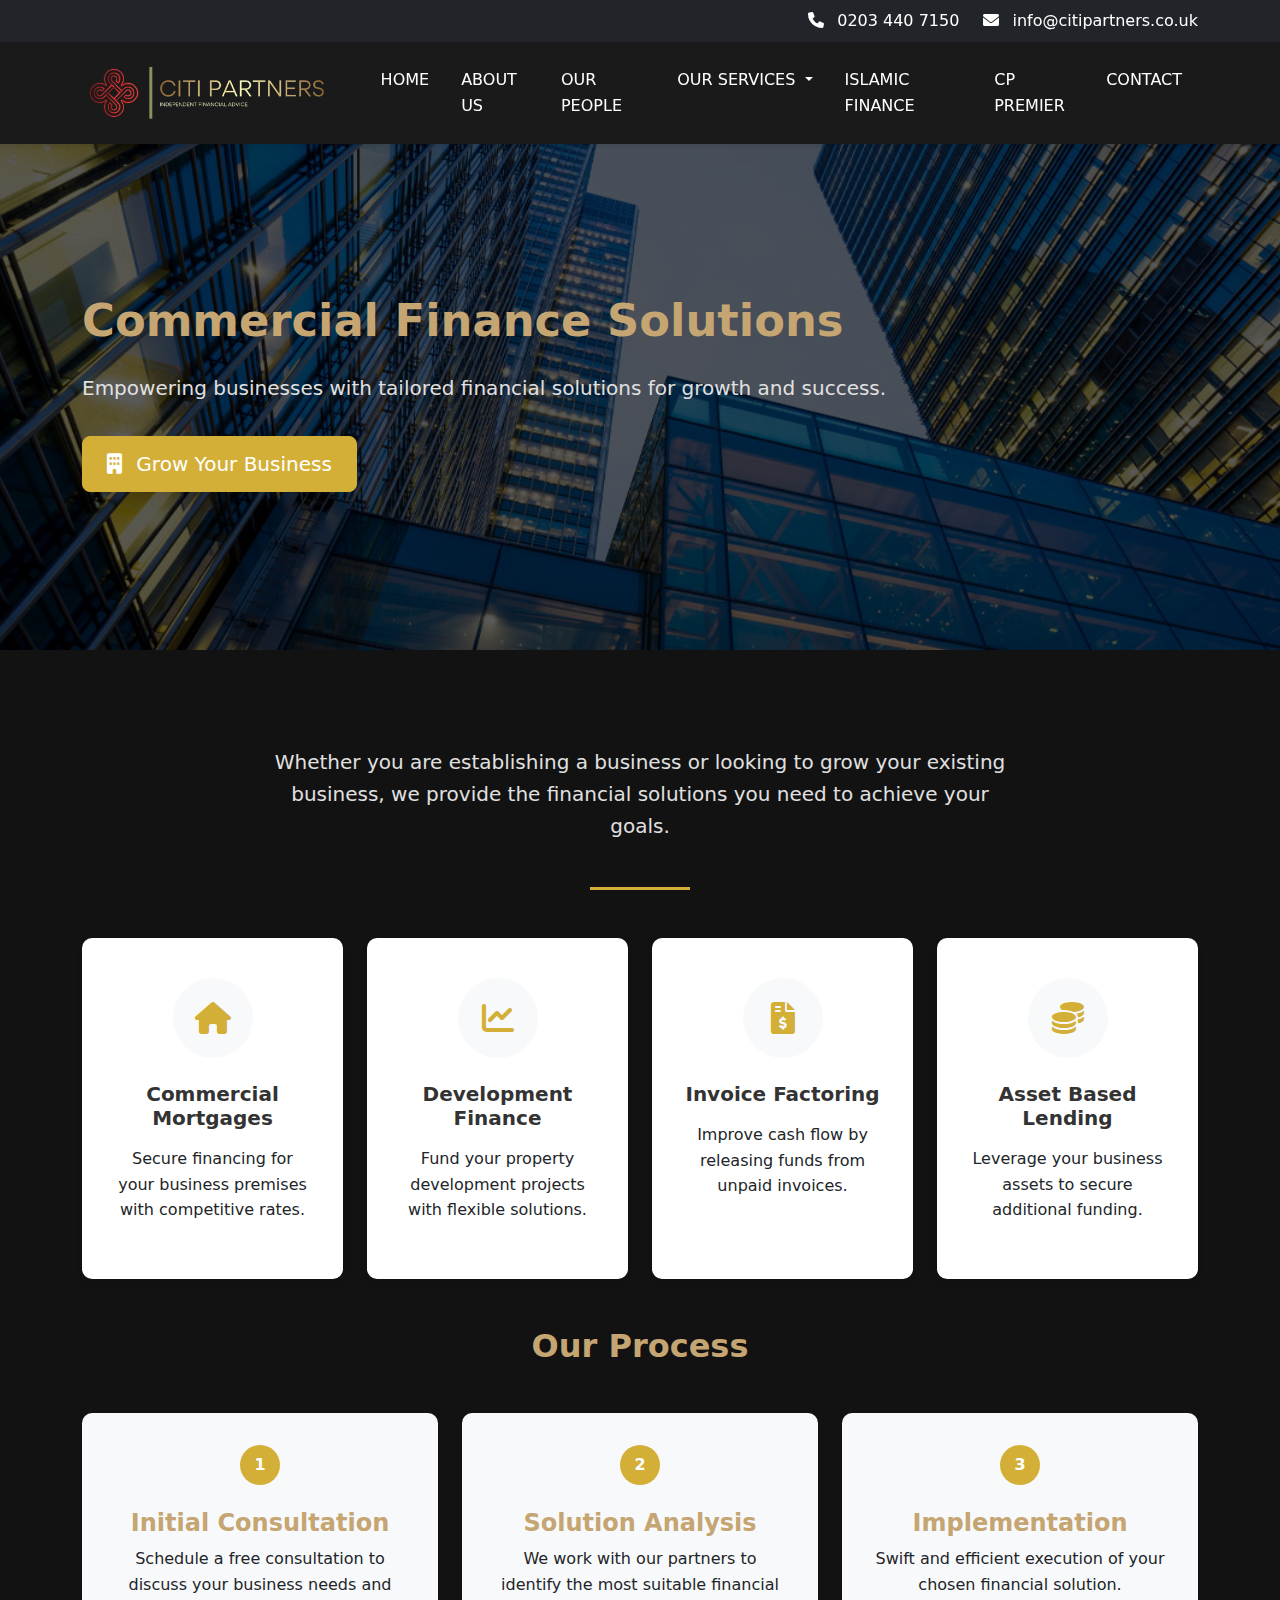
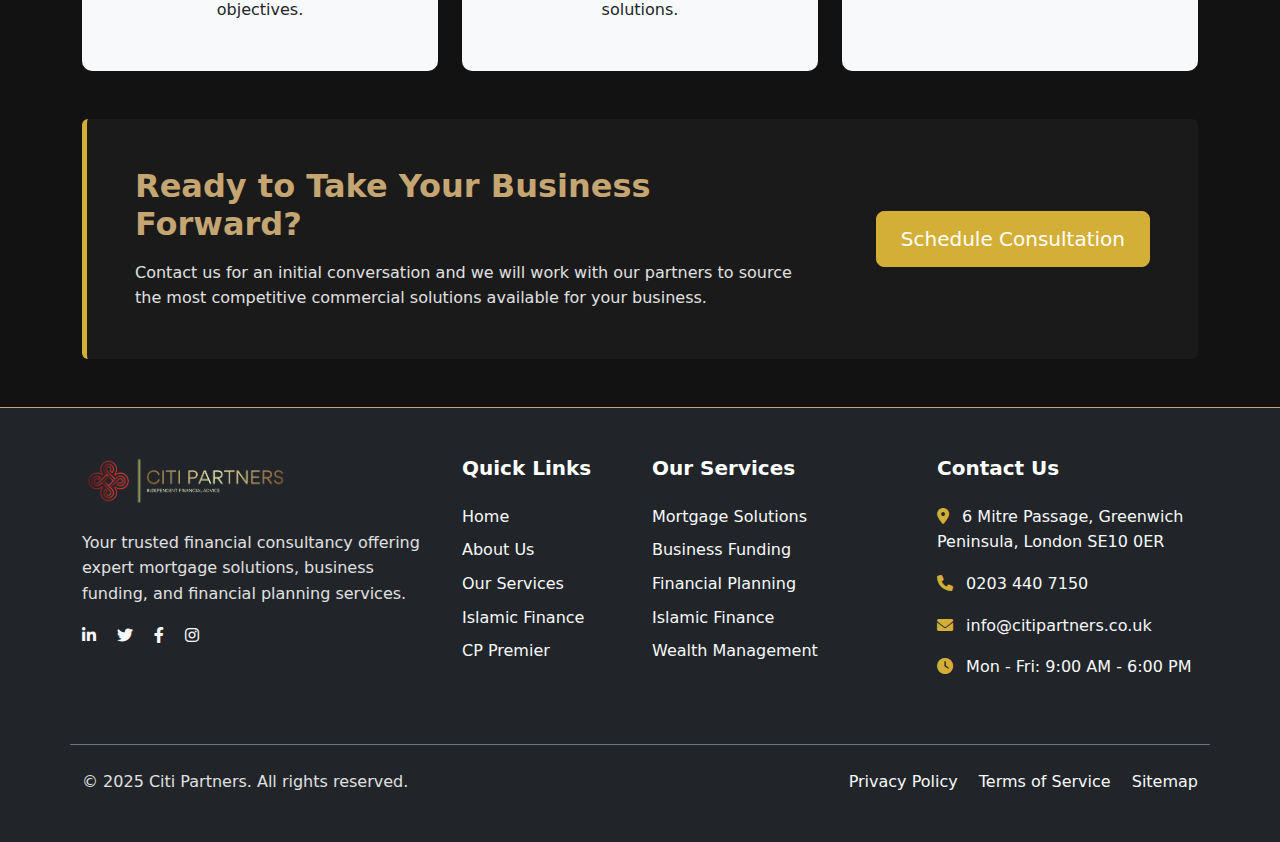
<file: commercial-finance.html>
<!DOCTYPE html>
<html lang="en">
    <head>
        <!-- Required meta tags -->
        <meta charset="utf-8">
        <meta name="viewport" content="width=device-width, initial-scale=1">
        <meta name="description" content="Citi Partners - Your trusted financial consultancy offering expert mortgage solutions, business funding, and financial planning services.">
        <meta name="keywords" content="financial consultancy, mortgage solutions, business funding, financial planning, financial advisors">
        <meta name="author" content="Citi Partners">
        <!-- Favicon -->
        <link rel="icon" type="image/x-icon" href="images/favicon.ico">
        <!-- Bootstrap CSS -->
        <link href="https://cdn.jsdelivr.net/npm/bootstrap@5.0.2/dist/css/bootstrap.min.css" rel="stylesheet">
        <!-- Custom CSS -->
        <link rel="stylesheet" href="css/style.css">
        <!-- Font Awesome -->
        <link rel="stylesheet" href="https://cdnjs.cloudflare.com/ajax/libs/font-awesome/6.0.0/css/all.min.css">
        <title>Commercial Finance | Expert Financial Solutions | Citi Partners</title>
    </head>
    <body>
        <!-- Header -->
        <header class="fixed-top">
            <!-- Top Bar - Contact Info -->
            <div class="bg-dark text-white py-2">
                <div class="container">
                    <div class="row">
                        <div class="col-12">
                            <div class="d-flex justify-content-end">
                                <a href="tel:0203 440 7150" class="text-white text-decoration-none me-4">
                                    <i class="fas fa-phone me-2"></i>
                                    0203 440 7150
                                </a>
                                <a href="mailto:info@citipartners.co.uk" class="text-white text-decoration-none">
                                    <i class="fas fa-envelope me-2"></i>
                                    info@citipartners.co.uk
                                </a>
                            </div>
                        </div>
                    </div>
                </div>
            </div>
            <!-- Main Navigation Bar -->
            <nav class="navbar navbar-expand-lg navbar-dark bg-dark shadow-sm">
                <div class="container">
                    <!-- Logo -->
                    <a class="navbar-brand" href="#">
                        <img src="images/logo.png" alt="Citi Partners Logo" height="40">
                    </a>
                    <!-- Mobile Menu Toggle -->
                    <button
                        class="navbar-toggler border-0"
                        type="button"
                        data-bs-toggle="collapse"
                        data-bs-target="#navbarNav"
                        aria-controls="navbarNav"
                        aria-expanded="false"
                        aria-label="Toggle navigation"
                    >
                        <i class="fas fa-bars" style="color: #D4AF37; font-size: 24px;"></i>
                    </button>
                    <!-- Navigation Items -->
                    <div class="collapse navbar-collapse" id="navbarNav">
                        <ul class="navbar-nav ms-auto">
                            <li class="nav-item">
                                <a class="nav-link small px-2 text-white" href="index.html">HOME</a>
                            </li>
                            <li class="nav-item">
                                <a class="nav-link small px-2 text-white" href="#about">ABOUT US</a>
                            </li>
                            <li class="nav-item">
                                <a class="nav-link small px-2 text-white" href="our-people.html">OUR PEOPLE</a>
                            </li>
                            <li class="nav-item dropdown">
                                <a
                                    class="nav-link small px-2 text-white dropdown-toggle"
                                    href="#"
                                    id="servicesDropdown"
                                    role="button"
                                    data-bs-toggle="dropdown"
                                    aria-expanded="false"
                                >
                                    OUR SERVICES
                                </a>
                                <ul class="dropdown-menu dropdown-menu-dark" aria-labelledby="servicesDropdown">
                                    <!-- Financial Planning Group -->
                                    <li class="dropdown-header">Financial Planning</li>
                                    <li>
                                        <a class="dropdown-item" href="managing-your-wealth.html">
                                            <i class="fas fa-chart-line me-2"></i>
                                            Manage Your Wealth
                                        </a>
                                    </li>
                                    <li>
                                        <a class="dropdown-item" href="securing-your-retirement.html">
                                            <i class="fas fa-umbrella me-2"></i>
                                            Securing Retirement
                                        </a>
                                    </li>
                                    <li>
                                        <a class="dropdown-item" href="protecting-your-lifestyle.html">
                                            <i class="fas fa-shield-alt me-2"></i>
                                            Protecting Lifestyle
                                        </a>
                                    </li>
                                    <li>
                                        <hr class="dropdown-divider">
                                    </li>
                                    <!-- Property & Business Group -->
                                    <li class="dropdown-header">Property & Business</li>
                                    <li>
                                        <a class="dropdown-item" href="mortgage-advice.html">
                                            <i class="fas fa-home me-2"></i>
                                            Mortgage Advice
                                        </a>
                                    </li>
                                    <li>
                                        <a class="dropdown-item" href="commercial-finance.html">
                                            <i class="fas fa-building me-2"></i>
                                            Commercial Finance
                                        </a>
                                    </li>
                                    <li>
                                        <hr class="dropdown-divider">
                                    </li>
                                    <!-- Estate Planning Group -->
                                    <li class="dropdown-header">Estate Planning</li>
                                    <li>
                                        <a class="dropdown-item" href="wills-estate-planning.html">
                                            <i class="fas fa-file-signature me-2"></i>
                                            Wills & Estate Planning
                                        </a>
                                    </li>
                                </ul>
                            </li>
                            <li class="nav-item">
                                <a class="nav-link small px-2 text-white" href="islamic-finance.html">ISLAMIC FINANCE</a>
                            </li>
                            <li class="nav-item">
                                <a class="nav-link small px-2 text-white" href="#premier">CP PREMIER</a>
                            </li>
                            <li class="nav-item">
                                <a class="nav-link small px-2 text-white" href="contact-us.html">CONTACT</a>
                            </li>
                        </ul>
                    </div>
                </div>
            </nav>
        </header>
        <!-- Mobile Off-Canvas Menu -->
        <div class="offcanvas offcanvas-end" tabindex="-1" id="mobileMenu">
            <div class="offcanvas-header bg-dark text-white">
                <h5 class="offcanvas-title">Menu</h5>
                <button type="button" class="btn-close btn-close-white" data-bs-dismiss="offcanvas"></button>
            </div>
            <div class="offcanvas-body">
                <!-- Mobile Contact Info -->
                <!-- Mobile Navigation -->
                <ul class="nav flex-column">
                    <li class="nav-item">
                        <a class="nav-link small px-2" href="index.html">HOME</a>
                    </li>
                    <li class="nav-item dropdown">
                        <a
                            class="nav-link small px-2 text-white dropdown-toggle"
                            href="#"
                            id="aboutDropdown"
                            role="button"
                            data-bs-toggle="dropdown"
                            aria-expanded="false"
                        >
                            ABOUT US
                        </a>
                        <ul class="dropdown-menu dropdown-menu-dark" aria-labelledby="aboutDropdown">
                            <li>
                                <a class="dropdown-item" href="our-people.html">OUR PEOPLE</a>
                            </li>
                            <li>
                                <a class="dropdown-item" href="our-clients.html">OUR CLIENTS</a>
                            </li>
                        </ul>
                    </li>
                    <li class="nav-item">
                        <a class="nav-link small px-2" href="our-people.html">OUR PEOPLE</a>
                    </li>
                    <li class="nav-item dropdown">
                        <a
                            class="nav-link small px-2 text-white dropdown-toggle"
                            href="#"
                            id="servicesDropdown"
                            role="button"
                            data-bs-toggle="dropdown"
                            aria-expanded="false"
                        >
                            OUR SERVICES
                        </a>
                        <ul class="dropdown-menu dropdown-menu-dark" aria-labelledby="servicesDropdown">
                            <!-- Financial Planning Group -->
                            <li class="dropdown-header">Financial Planning</li>
                            <li>
                                <a class="dropdown-item" href="managing-your-wealth.html">
                                    <i class="fas fa-chart-line me-2"></i>
                                    Manage Your Wealth
                                </a>
                            </li>
                            <li>
                                <a class="dropdown-item" href="securing-your-retirement.html">
                                    <i class="fas fa-umbrella me-2"></i>
                                    Securing Retirement
                                </a>
                            </li>
                            <li>
                                <a class="dropdown-item" href="protecting-your-lifestyle.html">
                                    <i class="fas fa-shield-alt me-2"></i>
                                    Protecting Lifestyle
                                </a>
                            </li>
                            <li>
                                <hr class="dropdown-divider">
                            </li>
                            <!-- Property & Business Group -->
                            <li class="dropdown-header">Property & Business</li>
                            <li>
                                <a class="dropdown-item" href="mortgage-advice.html">
                                    <i class="fas fa-home me-2"></i>
                                    Mortgage Advice
                                </a>
                            </li>
                            <li>
                                <a class="dropdown-item" href="commercial-finance.html">
                                    <i class="fas fa-building me-2"></i>
                                    Commercial Finance
                                </a>
                            </li>
                            <li>
                                <hr class="dropdown-divider">
                            </li>
                            <!-- Estate Planning Group -->
                            <li class="dropdown-header">Estate Planning</li>
                            <li>
                                <a class="dropdown-item" href="wills-estate-planning.html">
                                    <i class="fas fa-file-signature me-2"></i>
                                    Wills & Estate Planning
                                </a>
                            </li>
                        </ul>
                    </li>
                    <li class="nav-item">
                        <a class="nav-link small px-2" href="islamic-finance.html">ISLAMIC FINANCE</a>
                    </li>
                    <li class="nav-item">
                        <a class="nav-link small px-2" href="#premier">CP PREMIER</a>
                    </li>
                    <li class="nav-item">
                        <a class="nav-link small px-2" href="contact-us.html">CONTACT</a>
                    </li>
                </ul>
            </div>
        </div>
        <!-- Hero Section -->
        <section class="commercial-finance-hero text-white position-relative">
            <div class="commercial-finance-overlay"></div>
            <div class="container position-relative">
                <div class="row min-vh-50 align-items-center py-5">
                    <div class="mt-5 pt-5">
                        <h1 class="display-4 fw-bold mb-4">Commercial Finance Solutions</h1>
                        <p class="lead">Empowering businesses with tailored financial solutions for growth and success.</p>
                        <a href="contact-us.html" class="btn btn-primary btn-lg mt-3">
                            <i class="fas fa-building me-2"></i>
                            Grow Your Business
                        </a>
                    </div>
                </div>
            </div>
        </section>
        <!-- Main Content -->
        <section class="commercial-finance-main py-5">
            <div class="container">
                <!-- Introduction -->
                <div class="commercial-finance-intro text-center mb-5">
                    <div class="row justify-content-center">
                        <div class="col-lg-8">
                            <p class="lead mb-0">Whether you are establishing a business or looking to grow your existing business, we provide the financial solutions you need to achieve your goals.</p>
                        </div>
                    </div>
                </div>
                <!-- Solutions Grid -->
                <div class="commercial-finance-solutions mb-5">
                    <div class="row g-4">
                        <div class="col-lg-3 col-md-6">
                            <div class="commercial-finance-card">
                                <div class="card-icon">
                                    <i class="fas fa-home text-primary"></i>
                                </div>
                                <h3>Commercial Mortgages</h3>
                                <p class="text-dark">Secure financing for your business premises with competitive rates.</p>
                            </div>
                        </div>
                        <div class="col-lg-3 col-md-6">
                            <div class="commercial-finance-card">
                                <div class="card-icon">
                                    <i class="fas fa-chart-line text-primary"></i>
                                </div>
                                <h3>Development Finance</h3>
                                <p class="text-dark">Fund your property development projects with flexible solutions.</p>
                            </div>
                        </div>
                        <div class="col-lg-3 col-md-6">
                            <div class="commercial-finance-card">
                                <div class="card-icon">
                                    <i class="fas fa-file-invoice-dollar text-primary"></i>
                                </div>
                                <h3>Invoice Factoring</h3>
                                <p class="text-dark">Improve cash flow by releasing funds from unpaid invoices.</p>
                            </div>
                        </div>
                        <div class="col-lg-3 col-md-6">
                            <div class="commercial-finance-card">
                                <div class="card-icon">
                                    <i class="fas fa-coins text-primary"></i>
                                </div>
                                <h3>Asset Based Lending</h3>
                                <p class="text-dark">Leverage your business assets to secure additional funding.</p>
                            </div>
                        </div>
                    </div>
                </div>
                <!-- Process Section -->
                <div class="commercial-finance-process mb-5">
                    <h2 class="text-center mb-5">Our Process</h2>
                    <div class="row g-4">
                        <div class="col-lg-4">
                            <div class="commercial-finance-step">
                                <div class="step-number">1</div>
                                <h4>Initial Consultation</h4>
                                <p class="text-dark">Schedule a free consultation to discuss your business needs and objectives.</p>
                            </div>
                        </div>
                        <div class="col-lg-4">
                            <div class="commercial-finance-step">
                                <div class="step-number">2</div>
                                <h4>Solution Analysis</h4>
                                <p class="text-dark">We work with our partners to identify the most suitable financial solutions.</p>
                            </div>
                        </div>
                        <div class="col-lg-4">
                            <div class="commercial-finance-step">
                                <div class="step-number">3</div>
                                <h4>Implementation</h4>
                                <p class="text-dark">Swift and efficient execution of your chosen financial solution.</p>
                            </div>
                        </div>
                    </div>
                </div>
                <!-- Call to Action -->
                <div class="commercial-finance-cta bg-light rounded p-5">
                    <div class="row align-items-center">
                        <div class="col-lg-8">
                            <h2 class="mb-3">Ready to Take Your Business Forward?</h2>
                            <p class="mb-0">Contact us for an initial conversation and we will work with our partners to source the most competitive commercial solutions available for your business.</p>
                        </div>
                        <div class="col-lg-4 text-lg-end mt-4 mt-lg-0">
                            <a href="contact-us.html" class="btn btn-primary btn-lg">Schedule Consultation</a>
                        </div>
                    </div>
                </div>
            </div>
        </section>
        <!-- Footer -->
        <footer class="bg-dark text-light py-5">
            <div class="container">
                <div class="row g-4">
                    <!-- Company Info & Logo -->
                    <div class="col-lg-4 col-md-6">
                        <img
                            src="images/logo.png"
                            alt="Citi Partners Logo"
                            height="50"
                            class="mb-4"
                        >
                        <p class="mb-3">Your trusted financial consultancy offering expert mortgage solutions, business funding, and financial planning services.</p>
                        <div class="social-links">
                            <a href="#" class="text-light me-3">
                                <i class="fab fa-linkedin-in"></i>
                            </a>
                            <a href="#" class="text-light me-3">
                                <i class="fab fa-twitter"></i>
                            </a>
                            <a href="#" class="text-light me-3">
                                <i class="fab fa-facebook-f"></i>
                            </a>
                            <a href="#" class="text-light">
                                <i class="fab fa-instagram"></i>
                            </a>
                        </div>
                    </div>
                    <!-- Quick Links -->
                    <div class="col-lg-2 col-md-6">
                        <h5 class="text-white mb-4">Quick Links</h5>
                        <ul class="list-unstyled">
                            <li class="mb-2">
                                <a href="index.html" class="text-light text-decoration-none">Home</a>
                            </li>
                            <li class="mb-2">
                                <a href="#about" class="text-light text-decoration-none">About Us</a>
                            </li>
                            <li class="mb-2">
                                <a href="#services" class="text-light text-decoration-none">Our Services</a>
                            </li>
                            <li class="mb-2">
                                <a href="islamic-finance.html" class="text-light text-decoration-none">Islamic Finance</a>
                            </li>
                            <li class="mb-2">
                                <a href="#premier" class="text-light text-decoration-none">CP Premier</a>
                            </li>
                        </ul>
                    </div>
                    <!-- Our Services -->
                    <div class="col-lg-3 col-md-6">
                        <h5 class="text-white mb-4">Our Services</h5>
                        <ul class="list-unstyled">
                            <li class="mb-2">
                                <a href="#" class="text-light text-decoration-none">Mortgage Solutions</a>
                            </li>
                            <li class="mb-2">
                                <a href="#" class="text-light text-decoration-none">Business Funding</a>
                            </li>
                            <li class="mb-2">
                                <a href="#" class="text-light text-decoration-none">Financial Planning</a>
                            </li>
                            <li class="mb-2">
                                <a href="#" class="text-light text-decoration-none">Islamic Finance</a>
                            </li>
                            <li class="mb-2">
                                <a href="#" class="text-light text-decoration-none">Wealth Management</a>
                            </li>
                        </ul>
                    </div>
                    <!-- Contact Info -->
                    <div class="col-lg-3 col-md-6">
                        <h5 class="text-white mb-4">Contact Us</h5>
                        <ul class="list-unstyled">
                            <li class="mb-3">
                                <i class="fas fa-map-marker-alt me-2 text-primary"></i>
                                6 Mitre Passage, Greenwich Peninsula, London SE10 0ER
                            </li>
                            <li class="mb-3">
                                <i class="fas fa-phone me-2 text-primary"></i>
                                <a href="tel:0203 440 7150" class="text-light text-decoration-none">0203 440 7150</a>
                            </li>
                            <li class="mb-3">
                                <i class="fas fa-envelope me-2 text-primary"></i>
                                <a href="mailto:info@citipartners.co.uk" class="text-light text-decoration-none">info@citipartners.co.uk</a>
                            </li>
                            <li>
                                <i class="fas fa-clock me-2 text-primary"></i>
                                Mon - Fri: 9:00 AM - 6:00 PM
                            </li>
                        </ul>
                    </div>
                </div>
                <!-- Bottom Bar -->
                <div class="row mt-5 pt-4 border-top border-secondary">
                    <div class="col-md-6">
                        <p class="mb-0">&copy; 2025 Citi Partners. All rights reserved.</p>
                    </div>
                    <div class="col-md-6 text-md-end">
                        <a href="#" class="text-light text-decoration-none me-3">Privacy Policy</a>
                        <a href="#" class="text-light text-decoration-none me-3">Terms of Service</a>
                        <a href="#" class="text-light text-decoration-none">Sitemap</a>
                    </div>
                </div>
            </div>
        </footer>
        <!-- Bootstrap Bundle with Popper -->
        <script src="https://cdn.jsdelivr.net/npm/bootstrap@5.0.2/dist/js/bootstrap.bundle.min.js"></script>
    </body>
</html>
</file>
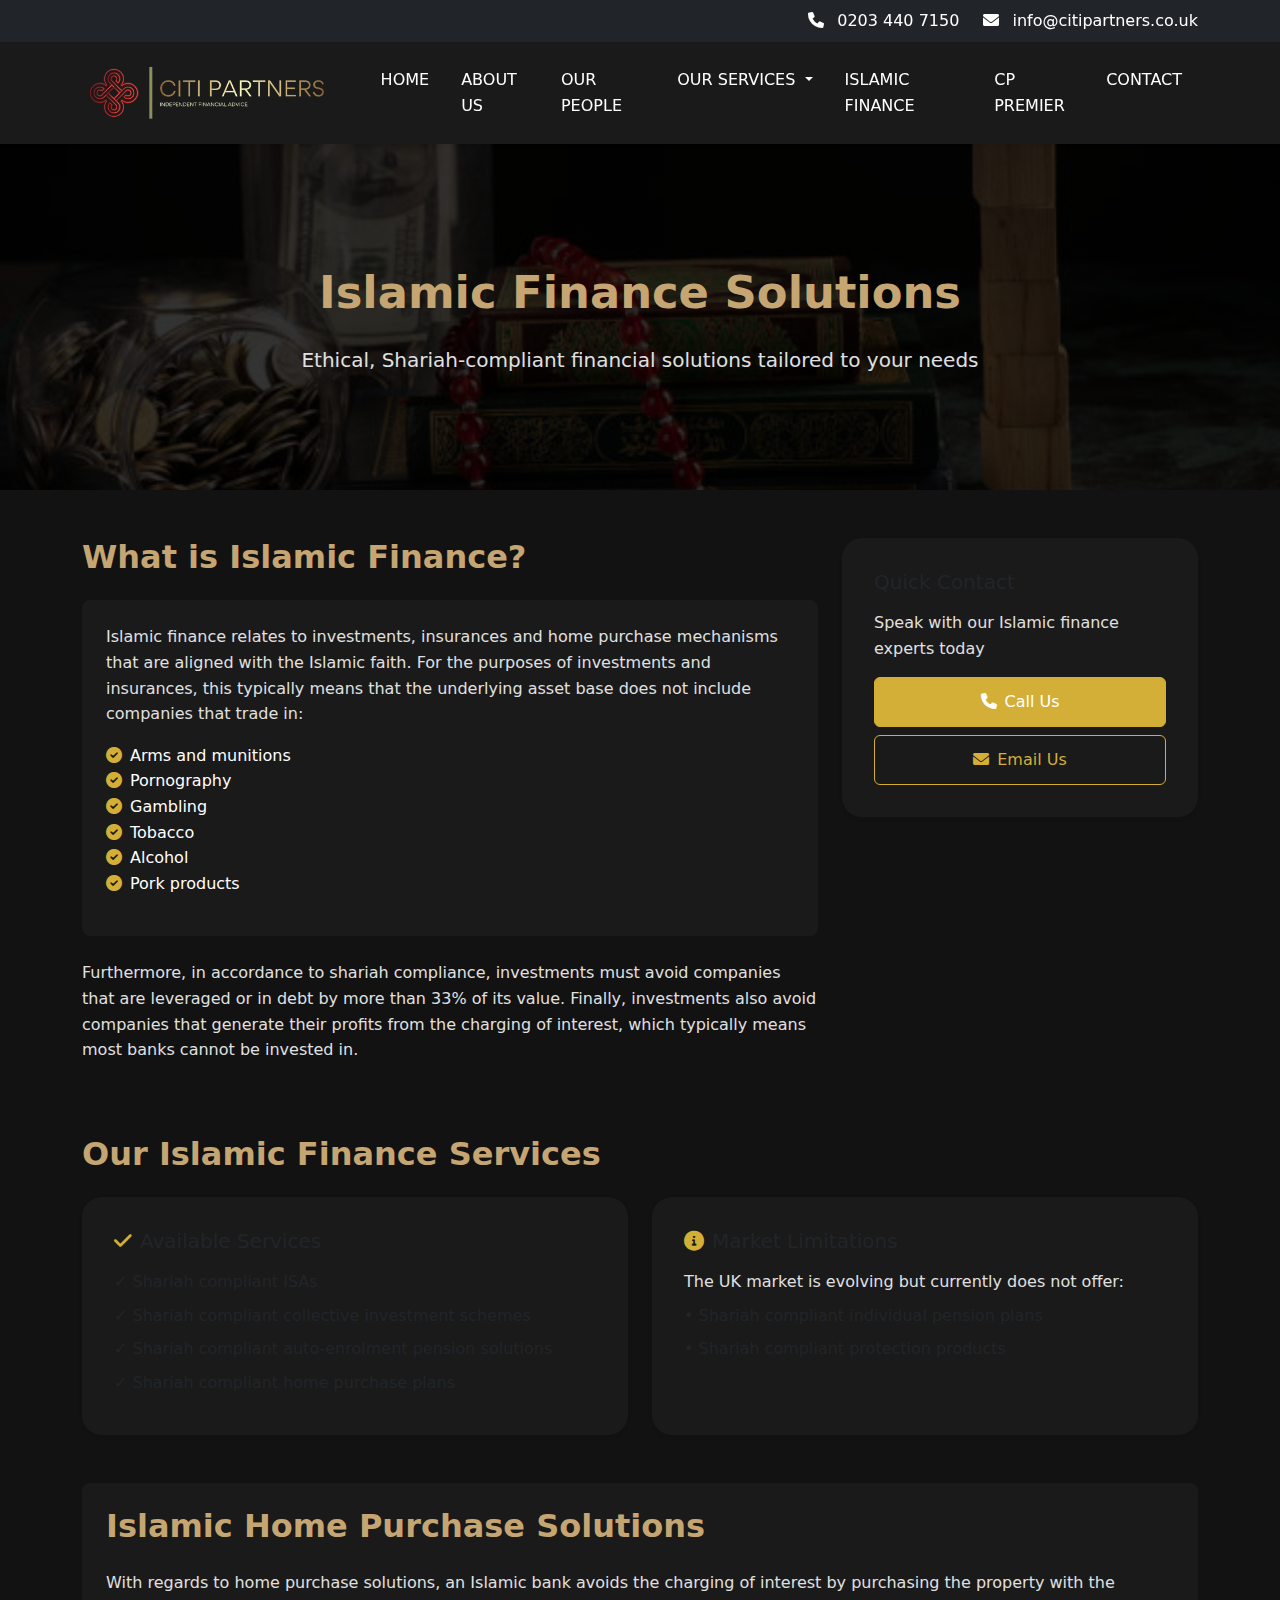
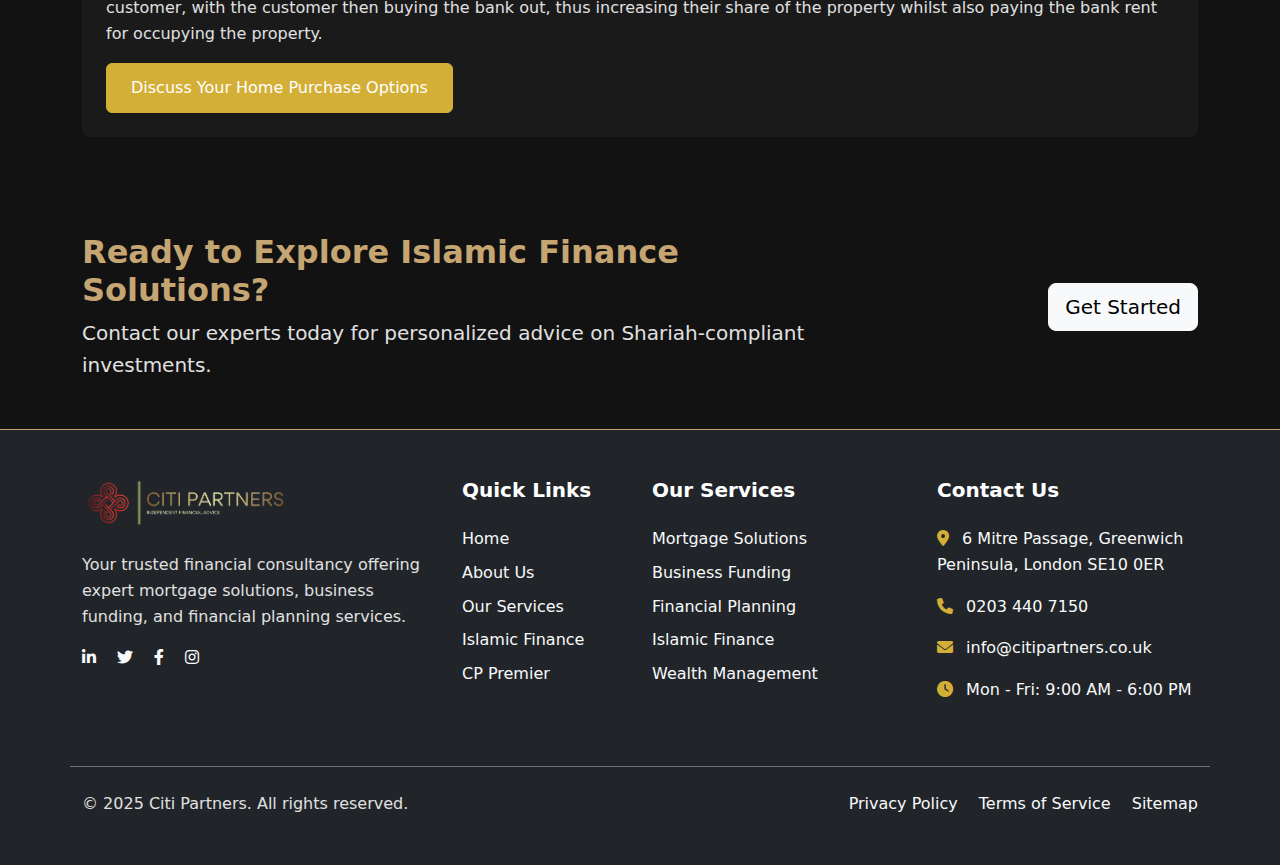
<file: islamic-finance.html>
<!DOCTYPE html>
<html lang="en">
    <head>
        <!-- Required meta tags -->
        <meta charset="utf-8">
        <meta name="viewport" content="width=device-width, initial-scale=1">
        <meta name="description" content="Citi Partners - Your trusted financial consultancy offering expert mortgage solutions, business funding, and financial planning services.">
        <meta name="keywords" content="financial consultancy, mortgage solutions, business funding, financial planning, financial advisors">
        <meta name="author" content="Citi Partners">
        <!-- Favicon -->
        <link rel="icon" type="image/x-icon" href="images/favicon.ico">
        <!-- Bootstrap CSS -->
        <link href="https://cdn.jsdelivr.net/npm/bootstrap@5.0.2/dist/css/bootstrap.min.css" rel="stylesheet">
        <!-- Custom CSS -->
        <link rel="stylesheet" href="css/style.css">
        <!-- Font Awesome -->
        <link rel="stylesheet" href="https://cdnjs.cloudflare.com/ajax/libs/font-awesome/6.0.0/css/all.min.css">
        <!-- SEO Meta Tags -->
        <title>Islamic Finance Services | Shariah Compliant Solutions | Citi Partners</title>
        <meta name="description" content="Expert Islamic finance solutions including Shariah compliant ISAs, investments, pension solutions, and home purchase plans. Trusted Islamic financial advisors in London.">
        <meta name="keywords" content="Islamic finance, Shariah compliant investments, Islamic home purchase, halal investments, Islamic ISA, Islamic pension, London Islamic finance">
        <!-- Open Graph Tags -->
        <meta property="og:title" content="Islamic Finance Solutions - Citi Partners London">
        <meta property="og:description" content="Comprehensive Shariah compliant financial solutions including ISAs, investments, pensions, and home purchase plans.">
        <meta property="og:url" content="https://citipartners.co.uk/islamic-finance">
    </head>
    <body>
        <!-- Header -->
        <header class="fixed-top">
            <!-- Top Bar - Contact Info -->
            <div class="bg-dark text-white py-2">
                <div class="container">
                    <div class="row">
                        <div class="col-12">
                            <div class="d-flex justify-content-end">
                                <a href="tel:0203 440 7150" class="text-white text-decoration-none me-4">
                                    <i class="fas fa-phone me-2"></i>
                                    0203 440 7150
                                </a>
                                <a href="mailto:info@citipartners.co.uk" class="text-white text-decoration-none">
                                    <i class="fas fa-envelope me-2"></i>
                                    info@citipartners.co.uk
                                </a>
                            </div>
                        </div>
                    </div>
                </div>
            </div>
            <!-- Main Navigation Bar -->
            <nav class="navbar navbar-expand-lg navbar-dark bg-dark shadow-sm">
                <div class="container">
                    <!-- Logo -->
                    <a class="navbar-brand" href="#">
                        <img src="images/logo.png" alt="Citi Partners Logo" height="40">
                    </a>
                    <!-- Mobile Menu Toggle -->
                    <button
                        class="navbar-toggler border-0"
                        type="button"
                        data-bs-toggle="collapse"
                        data-bs-target="#navbarNav"
                        aria-controls="navbarNav"
                        aria-expanded="false"
                        aria-label="Toggle navigation"
                    >
                        <i class="fas fa-bars" style="color: #D4AF37; font-size: 24px;"></i>
                    </button>
                    <!-- Navigation Items -->
                    <div class="collapse navbar-collapse" id="navbarNav">
                        <ul class="navbar-nav ms-auto">
                            <li class="nav-item">
                                <a class="nav-link small px-2 text-white" href="index.html">HOME</a>
                            </li>
                            <li class="nav-item">
                                <a class="nav-link small px-2 text-white" href="#about">ABOUT US</a>
                            </li>
                            <li class="nav-item">
                                <a class="nav-link small px-2 text-white" href="our-people.html">OUR PEOPLE</a>
                            </li>
                            <li class="nav-item dropdown">
                <a class="nav-link small px-2 text-white dropdown-toggle" href="#" id="servicesDropdown" role="button" data-bs-toggle="dropdown" aria-expanded="false">
                  OUR SERVICES
                </a>
                <ul class="dropdown-menu dropdown-menu-dark" aria-labelledby="servicesDropdown">
                  <!-- Financial Planning Group -->
                  <li class="dropdown-header">Financial Planning</li>
                  <li>
                    <a class="dropdown-item" href="managing-your-wealth.html">
                      <i class="fas fa-chart-line me-2"></i>Manage Your Wealth
                    </a>
                  </li>
                  <li>
                    <a class="dropdown-item" href="securing-your-retirement.html">
                      <i class="fas fa-umbrella me-2"></i>Securing Retirement
                    </a>
                  </li>
                  <li>
                    <a class="dropdown-item" href="protecting-your-lifestyle.html">
                      <i class="fas fa-shield-alt me-2"></i>Protecting Lifestyle
                    </a>
                  </li>
                  <li><hr class="dropdown-divider"></li>
                  
                  <!-- Property & Business Group -->
                  <li class="dropdown-header">Property & Business</li>
                  <li>
                    <a class="dropdown-item" href="mortgage-advice.html">
                      <i class="fas fa-home me-2"></i>Mortgage Advice
                    </a>
                  </li>
                  <li>
                    <a class="dropdown-item" href="commercial-finance.html">
                      <i class="fas fa-building me-2"></i>Commercial Finance
                    </a>
                  </li>
                  <li><hr class="dropdown-divider"></li>
                  
                  <!-- Estate Planning Group -->
                  <li class="dropdown-header">Estate Planning</li>
                  <li>
                    <a class="dropdown-item" href="wills-estate-planning.html">
                      <i class="fas fa-file-signature me-2"></i>Wills & Estate Planning
                    </a>
                  </li>
                </ul>
              </li>
                            <li class="nav-item">
                                <a class="nav-link small px-2 text-white" href="islamic-finance.html">ISLAMIC FINANCE</a>
                            </li>
                            <li class="nav-item">
                                <a class="nav-link small px-2 text-white" href="#premier">CP PREMIER</a>
                            </li>
                            <li class="nav-item">
                                <a class="nav-link small px-2 text-white" href="contact-us.html">CONTACT</a>
                            </li>
                        </ul>
                    </div>
                </div>
            </nav>
        </header>
        <!-- Mobile Off-Canvas Menu -->
        <div class="offcanvas offcanvas-end" tabindex="-1" id="mobileMenu">
            <div class="offcanvas-header bg-dark text-white">
                <h5 class="offcanvas-title">Menu</h5>
                <button type="button" class="btn-close btn-close-white" data-bs-dismiss="offcanvas"></button>
            </div>
            <div class="offcanvas-body">
                <!-- Mobile Contact Info -->
                <!-- Mobile Navigation -->
                <ul class="nav flex-column">
                    <li class="nav-item">
                        <a class="nav-link small px-2" href="index.html">HOME</a>
                    </li>
                     <li class="nav-item dropdown">
                <a class="nav-link small px-2 text-white dropdown-toggle" href="#" id="aboutDropdown" role="button" data-bs-toggle="dropdown" aria-expanded="false">
                    ABOUT US
                </a>
                <ul class="dropdown-menu dropdown-menu-dark" aria-labelledby="aboutDropdown">
                    <li><a class="dropdown-item" href="our-people.html">OUR PEOPLE</a></li>
                    <li><a class="dropdown-item" href="our-clients.html">OUR CLIENTS</a></li>
                </ul>
              </li>
                    <li class="nav-item">
                        <a class="nav-link small px-2" href="our-people.html">OUR PEOPLE</a>
                    </li>
                     <li class="nav-item dropdown">
                <a class="nav-link small px-2 text-white dropdown-toggle" href="#" id="servicesDropdown" role="button" data-bs-toggle="dropdown" aria-expanded="false">
                  OUR SERVICES
                </a>
                <ul class="dropdown-menu dropdown-menu-dark" aria-labelledby="servicesDropdown">
                  <!-- Financial Planning Group -->
                  <li class="dropdown-header">Financial Planning</li>
                  <li>
                    <a class="dropdown-item" href="managing-your-wealth.html">
                      <i class="fas fa-chart-line me-2"></i>Manage Your Wealth
                    </a>
                  </li>
                  <li>
                    <a class="dropdown-item" href="securing-your-retirement.html">
                      <i class="fas fa-umbrella me-2"></i>Securing Retirement
                    </a>
                  </li>
                  <li>
                    <a class="dropdown-item" href="protecting-your-lifestyle.html">
                      <i class="fas fa-shield-alt me-2"></i>Protecting Lifestyle
                    </a>
                  </li>
                  <li><hr class="dropdown-divider"></li>
                  
                  <!-- Property & Business Group -->
                  <li class="dropdown-header">Property & Business</li>
                  <li>
                    <a class="dropdown-item" href="mortgage-advice.html">
                      <i class="fas fa-home me-2"></i>Mortgage Advice
                    </a>
                  </li>
                  <li>
                    <a class="dropdown-item" href="commercial-finance.html">
                      <i class="fas fa-building me-2"></i>Commercial Finance
                    </a>
                  </li>
                  <li><hr class="dropdown-divider"></li>
                  
                  <!-- Estate Planning Group -->
                  <li class="dropdown-header">Estate Planning</li>
                  <li>
                    <a class="dropdown-item" href="wills-estate-planning.html">
                      <i class="fas fa-file-signature me-2"></i>Wills & Estate Planning
                    </a>
                  </li>
                </ul>
              </li>
                    <li class="nav-item">
                        <a class="nav-link small px-2" href="islamic-finance.html">ISLAMIC FINANCE</a>
                    </li>
                    <li class="nav-item">
                        <a class="nav-link small px-2" href="#premier">CP PREMIER</a>
                    </li>
                    <li class="nav-item">
                        <a class="nav-link small px-2" href="contact-us.html">CONTACT</a>
                    </li>
                </ul>
            </div>
        </div>
        
        <!-- Hero Section -->
        <section class="islamic-hero-section text-white position-relative">
           
            <div class="container position-relative">
                    <div class=" mt-5 pt-5 text-center">
                        <h1 class="display-4 fw-bold mb-4">Islamic Finance Solutions</h1>
                        <p class="lead">Ethical, Shariah-compliant financial solutions tailored to your needs</p>
                    </div>
            </div>
        </section>

        <!-- Main Content -->
        <section class="py-5">
            <div class="container">
                <!-- What is Islamic Finance -->
                <div class="row mb-5">
                    <div class="col-lg-8">
                        <h2 class="mb-4">What is Islamic Finance?</h2>
                        <div class="bg-light p-4 rounded-3 mb-4">
                            <p>Islamic finance relates to investments, insurances and home purchase mechanisms that are aligned with the Islamic faith. For the purposes of investments and insurances, this typically means that the underlying asset base does not include companies that trade in:</p>
                            <ul class="list-unstyled">
                                <li><i class="fas fa-check-circle text-primary me-2"></i>Arms and munitions</li>
                                <li><i class="fas fa-check-circle text-primary me-2"></i>Pornography</li>
                                <li><i class="fas fa-check-circle text-primary me-2"></i>Gambling</li>
                                <li><i class="fas fa-check-circle text-primary me-2"></i>Tobacco</li>
                                <li><i class="fas fa-check-circle text-primary me-2"></i>Alcohol</li>
                                <li><i class="fas fa-check-circle text-primary me-2"></i>Pork products</li>
                            </ul>
                        </div>
                        <p class="mb-4">Furthermore, in accordance to shariah compliance, investments must avoid companies that are leveraged or in debt by more than 33% of its value. Finally, investments also avoid companies that generate their profits from the charging of interest, which typically means most banks cannot be invested in.</p>
                    </div>
                    <div class="col-lg-4">
                        <div class="card border-0 shadow-sm">
                            <div class="card-body">
                                <h3 class="h5 mb-3">Quick Contact</h3>
                                <p>Speak with our Islamic finance experts today</p>
                                <a href="tel:0203 440 7150" class="btn btn-primary w-100 mb-2">
                                    <i class="fas fa-phone me-2"></i>Call Us
                                </a>
                                <a href="contact-us.html" class="btn btn-outline-primary w-100">
                                    <i class="fas fa-envelope me-2"></i>Email Us
                                </a>
                            </div>
                        </div>
                    </div>
                </div>

                <!-- Services Section -->
                <div class="row mb-5">
                    <div class="col-12">
                        <h2 class="mb-4">Our Islamic Finance Services</h2>
                        <div class="row g-4">
                            <div class="col-md-6">
                                <div class="card h-100 border-0 shadow-sm">
                                    <div class="card-body">
                                        <h3 class="h5 mb-3"><i class="fas fa-check text-primary me-2"></i>Available Services</h3>
                                        <ul class="list-unstyled mb-0">
                                            <li class="mb-2">✓ Shariah compliant ISAs</li>
                                            <li class="mb-2">✓ Shariah compliant collective investment schemes</li>
                                            <li class="mb-2">✓ Shariah compliant auto-enrolment pension solutions</li>
                                            <li class="mb-2">✓ Shariah compliant home purchase plans</li>
                                        </ul>
                                    </div>
                                </div>
                            </div>
                            <div class="col-md-6">
                                <div class="card h-100 border-0 shadow-sm bg-light">
                                    <div class="card-body">
                                        <h3 class="h5 mb-3"><i class="fas fa-info-circle text-primary me-2"></i>Market Limitations</h3>
                                        <p class="mb-2">The UK market is evolving but currently does not offer:</p>
                                        <ul class="list-unstyled mb-0">
                                            <li class="mb-2">• Shariah compliant individual pension plans</li>
                                            <li class="mb-2">• Shariah compliant protection products</li>
                                        </ul>
                                    </div>
                                </div>
                            </div>
                        </div>
                    </div>
                </div>

                <!-- Home Purchase Section -->
                <div class="row">
                    <div class="col-12">
                        <div class="bg-light p-4 rounded-3">
                            <h2 class="mb-4">Islamic Home Purchase Solutions</h2>
                            <p>With regards to home purchase solutions, an Islamic bank avoids the charging of interest by purchasing the property with the customer, with the customer then buying the bank out, thus increasing their share of the property whilst also paying the bank rent for occupying the property.</p>
                            <a href="contact-us.html" class="btn btn-primary">
                                Discuss Your Home Purchase Options
                            </a>
                        </div>
                    </div>
                </div>
            </div>
        </section>

        <!-- CTA Section -->
        <section class=" text-white py-5">
            <div class="container">
                <div class="row align-items-center">
                    <div class="col-lg-8">
                        <h2>Ready to Explore Islamic Finance Solutions?</h2>
                        <p class="lead mb-0">Contact our experts today for personalized advice on Shariah-compliant investments.</p>
                    </div>
                    <div class="col-lg-4 text-lg-end mt-3 mt-lg-0">
                        <a href="contact-us.html" class="btn btn-light btn-lg">Get Started</a>
                    </div>
                </div>
            </div>
        </section>

        <!-- Footer -->
        <footer class="bg-dark text-light py-5">
            <div class="container">
                <div class="row g-4">
                    <!-- Company Info & Logo -->
                    <div class="col-lg-4 col-md-6">
                        <img
                            src="images/logo.png"
                            alt="Citi Partners Logo"
                            height="50"
                            class="mb-4"
                        >
                        <p class="mb-3">Your trusted financial consultancy offering expert mortgage solutions, business funding, and financial planning services.</p>
                        <div class="social-links">
                            <a href="#" class="text-light me-3">
                                <i class="fab fa-linkedin-in"></i>
                            </a>
                            <a href="#" class="text-light me-3">
                                <i class="fab fa-twitter"></i>
                            </a>
                            <a href="#" class="text-light me-3">
                                <i class="fab fa-facebook-f"></i>
                            </a>
                            <a href="#" class="text-light">
                                <i class="fab fa-instagram"></i>
                            </a>
                        </div>
                    </div>
                    <!-- Quick Links -->
                    <div class="col-lg-2 col-md-6">
                        <h5 class="text-white mb-4">Quick Links</h5>
                        <ul class="list-unstyled">
                            <li class="mb-2">
                                <a href="index.html" class="text-light text-decoration-none">Home</a>
                            </li>
                            <li class="mb-2">
                                <a href="#about" class="text-light text-decoration-none">About Us</a>
                            </li>
                            <li class="mb-2">
                                <a href="#services" class="text-light text-decoration-none">Our Services</a>
                            </li>
                            <li class="mb-2">
                                <a href="islamic-finance.html" class="text-light text-decoration-none">Islamic Finance</a>
                            </li>
                            <li class="mb-2">
                                <a href="#premier" class="text-light text-decoration-none">CP Premier</a>
                            </li>
                        </ul>
                    </div>
                    <!-- Our Services -->
                    <div class="col-lg-3 col-md-6">
                        <h5 class="text-white mb-4">Our Services</h5>
                        <ul class="list-unstyled">
                            <li class="mb-2">
                                <a href="#" class="text-light text-decoration-none">Mortgage Solutions</a>
                            </li>
                            <li class="mb-2">
                                <a href="#" class="text-light text-decoration-none">Business Funding</a>
                            </li>
                            <li class="mb-2">
                                <a href="#" class="text-light text-decoration-none">Financial Planning</a>
                            </li>
                            <li class="mb-2">
                                <a href="#" class="text-light text-decoration-none">Islamic Finance</a>
                            </li>
                            <li class="mb-2">
                                <a href="#" class="text-light text-decoration-none">Wealth Management</a>
                            </li>
                        </ul>
                    </div>
                    <!-- Contact Info -->
                    <div class="col-lg-3 col-md-6">
                        <h5 class="text-white mb-4">Contact Us</h5>
                        <ul class="list-unstyled">
                            <li class="mb-3">
                                <i class="fas fa-map-marker-alt me-2 text-primary"></i>
                                6 Mitre Passage, Greenwich Peninsula, London SE10 0ER
                            </li>
                            <li class="mb-3">
                                <i class="fas fa-phone me-2 text-primary"></i>
                                <a href="tel:0203 440 7150" class="text-light text-decoration-none">0203 440 7150</a>
                            </li>
                            <li class="mb-3">
                                <i class="fas fa-envelope me-2 text-primary"></i>
                                <a href="mailto:info@citipartners.co.uk" class="text-light text-decoration-none">info@citipartners.co.uk</a>
                            </li>
                            <li>
                                <i class="fas fa-clock me-2 text-primary"></i>
                                Mon - Fri: 9:00 AM - 6:00 PM
                            </li>
                        </ul>
                    </div>
                </div>
                <!-- Bottom Bar -->
                <div class="row mt-5 pt-4 border-top border-secondary">
                    <div class="col-md-6">
                        <p class="mb-0">&copy; 2025 Citi Partners. All rights reserved.</p>
                    </div>
                    <div class="col-md-6 text-md-end">
                        <a href="#" class="text-light text-decoration-none me-3">Privacy Policy</a>
                        <a href="#" class="text-light text-decoration-none me-3">Terms of Service</a>
                        <a href="#" class="text-light text-decoration-none">Sitemap</a>
                    </div>
                </div>
            </div>
        </footer>
        <!-- Bootstrap Bundle with Popper -->
        <script src="https://cdn.jsdelivr.net/npm/bootstrap@5.0.2/dist/js/bootstrap.bundle.min.js"></script>
    </body>
</html>
</file>
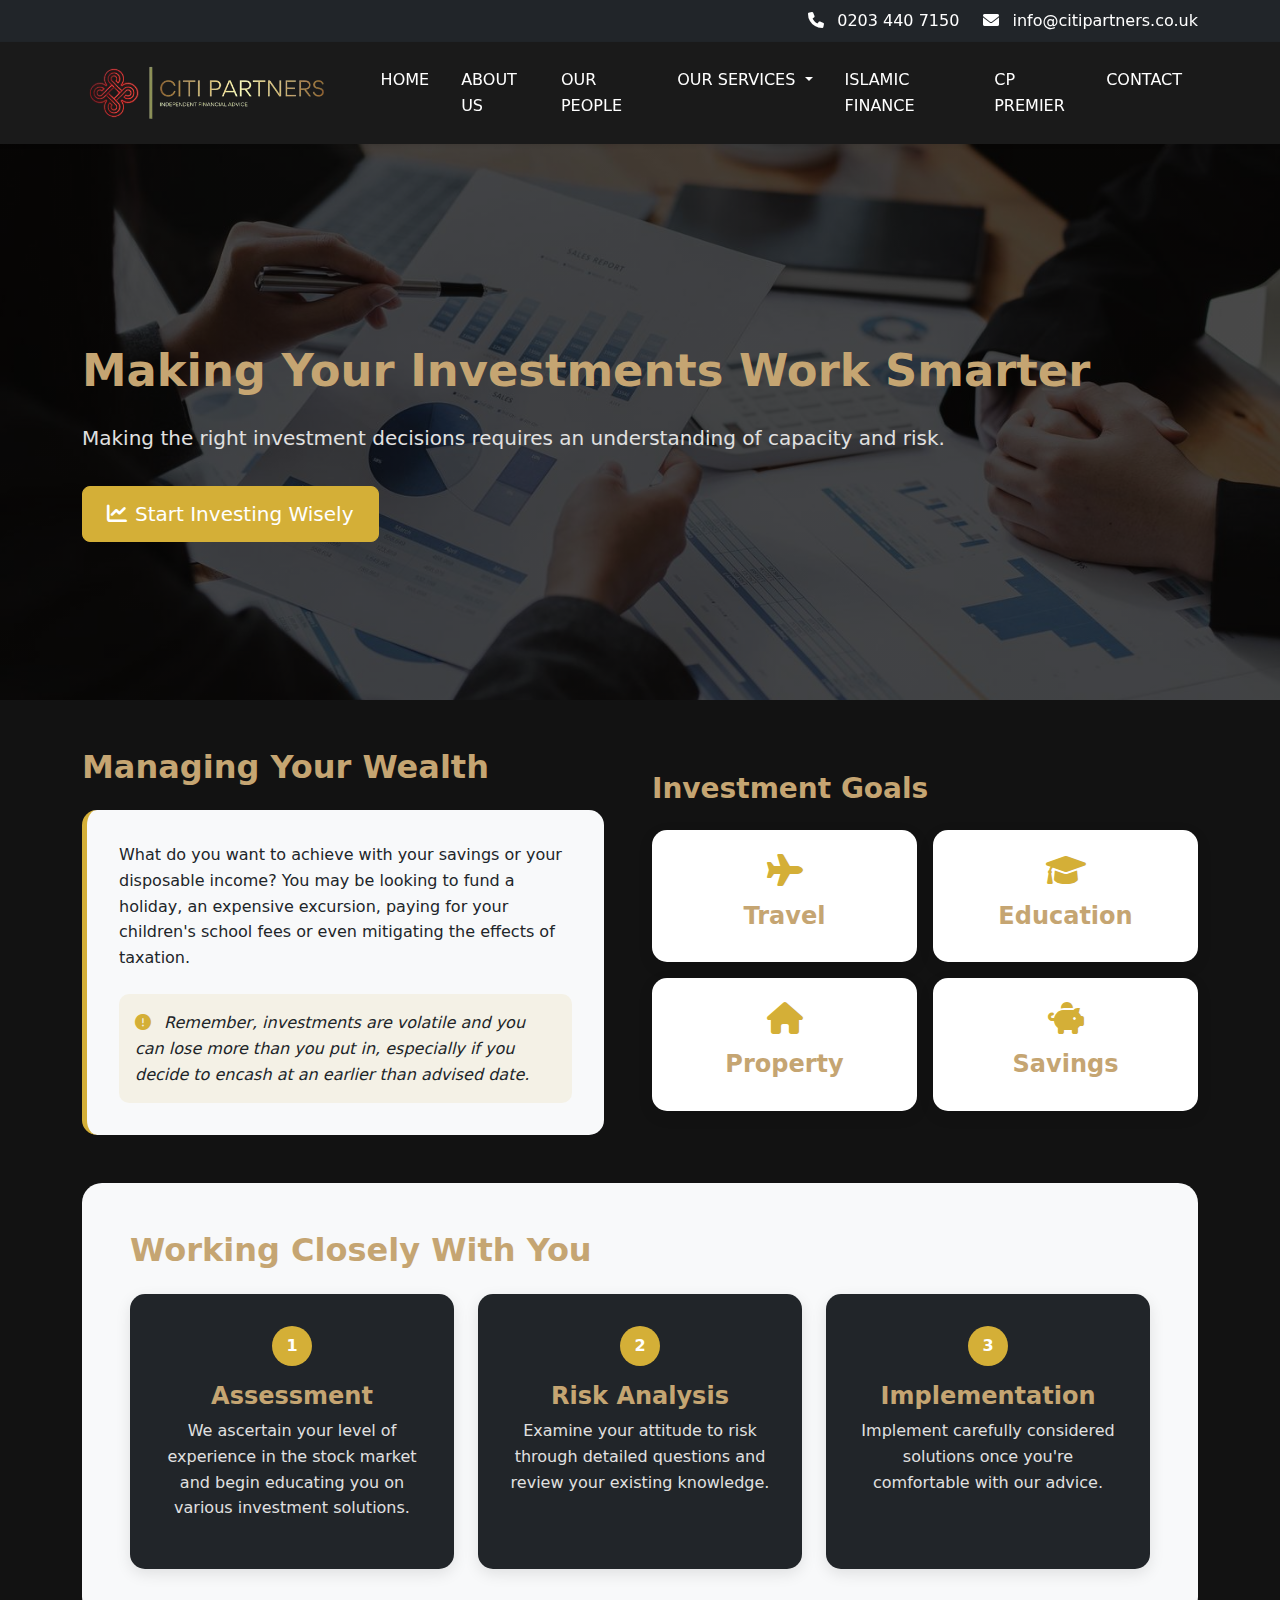
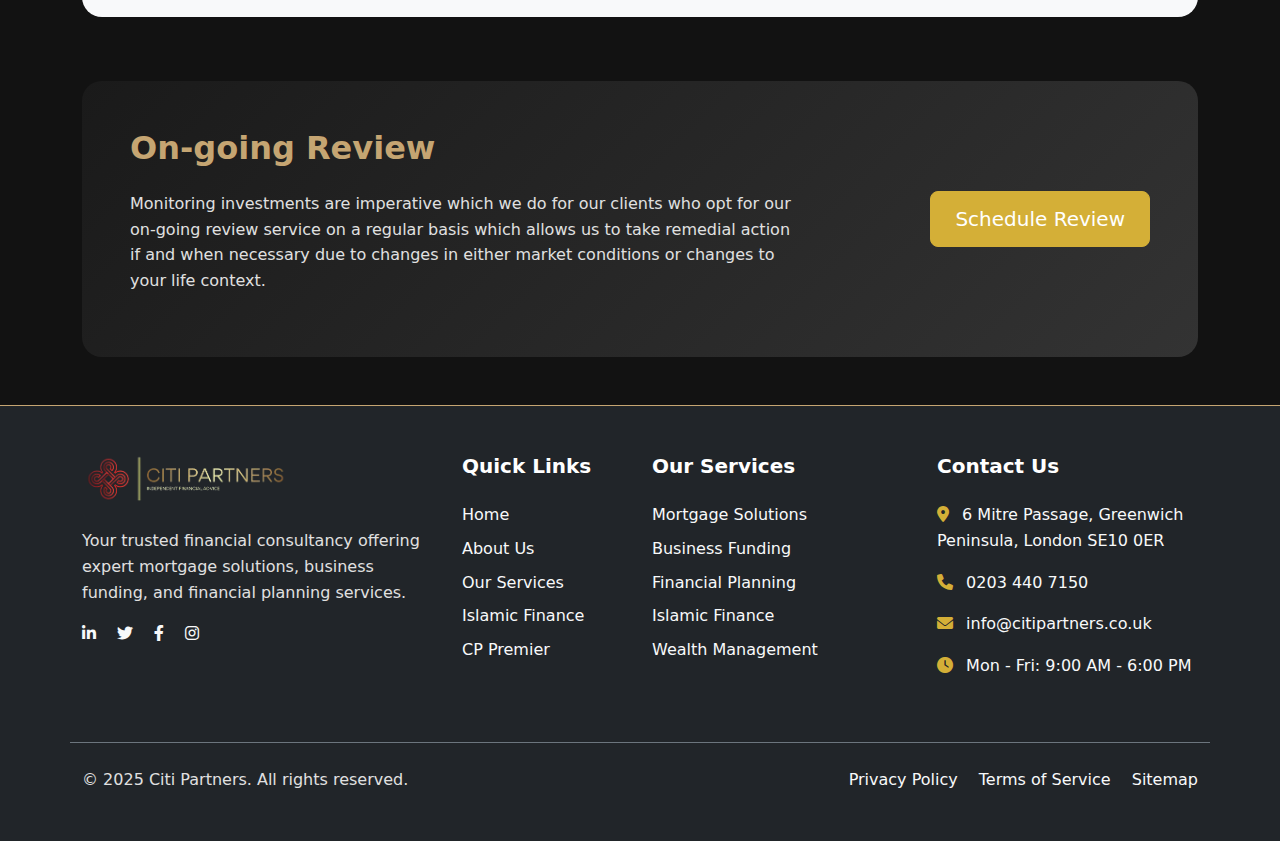
<file: managing-your-wealth.html>
<!DOCTYPE html>
<html lang="en">
    <head>
        <!-- Required meta tags -->
        <meta charset="utf-8">
        <meta name="viewport" content="width=device-width, initial-scale=1">
        <meta name="description" content="Citi Partners - Your trusted financial consultancy offering expert mortgage solutions, business funding, and financial planning services.">
        <meta name="keywords" content="financial consultancy, mortgage solutions, business funding, financial planning, financial advisors">
        <meta name="author" content="Citi Partners">
        <!-- Favicon -->
        <link rel="icon" type="image/x-icon" href="images/favicon.ico">
        <!-- Bootstrap CSS -->
        <link href="https://cdn.jsdelivr.net/npm/bootstrap@5.0.2/dist/css/bootstrap.min.css" rel="stylesheet">
        <!-- Custom CSS -->
        <link rel="stylesheet" href="css/style.css">
        <!-- Font Awesome -->
        <link rel="stylesheet" href="https://cdnjs.cloudflare.com/ajax/libs/font-awesome/6.0.0/css/all.min.css">
        <title>Wealth Management Services | Smart Investment Solutions | Citi Partners</title>
    </head>
    <body>
        <!-- Header -->
        <header class="fixed-top">
            <!-- Top Bar - Contact Info -->
            <div class="bg-dark text-white py-2">
                <div class="container">
                    <div class="row">
                        <div class="col-12">
                            <div class="d-flex justify-content-end">
                                <a href="tel:0203 440 7150" class="text-white text-decoration-none me-4">
                                    <i class="fas fa-phone me-2"></i>
                                    0203 440 7150
                                </a>
                                <a href="mailto:info@citipartners.co.uk" class="text-white text-decoration-none">
                                    <i class="fas fa-envelope me-2"></i>
                                    info@citipartners.co.uk
                                </a>
                            </div>
                        </div>
                    </div>
                </div>
            </div>
            <!-- Main Navigation Bar -->
            <nav class="navbar navbar-expand-lg navbar-dark bg-dark shadow-sm">
                <div class="container">
                    <!-- Logo -->
                    <a class="navbar-brand" href="#">
                        <img src="images/logo.png" alt="Citi Partners Logo" height="40">
                    </a>
                    <!-- Mobile Menu Toggle -->
                    <button
                        class="navbar-toggler border-0"
                        type="button"
                        data-bs-toggle="collapse"
                        data-bs-target="#navbarNav"
                        aria-controls="navbarNav"
                        aria-expanded="false"
                        aria-label="Toggle navigation"
                    >
                        <i class="fas fa-bars" style="color: #D4AF37; font-size: 24px;"></i>
                    </button>
                    <!-- Navigation Items -->
                    <div class="collapse navbar-collapse" id="navbarNav">
                        <ul class="navbar-nav ms-auto">
                            <li class="nav-item">
                                <a class="nav-link small px-2 text-white" href="index.html">HOME</a>
                            </li>
                            <li class="nav-item">
                                <a class="nav-link small px-2 text-white" href="#about">ABOUT US</a>
                            </li>
                            <li class="nav-item">
                                <a class="nav-link small px-2 text-white" href="our-people.html">OUR PEOPLE</a>
                            </li>
                            <li class="nav-item dropdown">
                <a class="nav-link small px-2 text-white dropdown-toggle" href="#" id="servicesDropdown" role="button" data-bs-toggle="dropdown" aria-expanded="false">
                  OUR SERVICES
                </a>
                <ul class="dropdown-menu dropdown-menu-dark" aria-labelledby="servicesDropdown">
                  <!-- Financial Planning Group -->
                  <li class="dropdown-header">Financial Planning</li>
                  <li>
                    <a class="dropdown-item" href="managing-your-wealth.html">
                      <i class="fas fa-chart-line me-2"></i>Manage Your Wealth
                    </a>
                  </li>
                  <li>
                    <a class="dropdown-item" href="securing-your-retirement.html">
                      <i class="fas fa-umbrella me-2"></i>Securing Retirement
                    </a>
                  </li>
                  <li>
                    <a class="dropdown-item" href="protecting-your-lifestyle.html">
                      <i class="fas fa-shield-alt me-2"></i>Protecting Lifestyle
                    </a>
                  </li>
                  <li><hr class="dropdown-divider"></li>
                  
                  <!-- Property & Business Group -->
                  <li class="dropdown-header">Property & Business</li>
                  <li>
                    <a class="dropdown-item" href="mortgage-advice.html">
                      <i class="fas fa-home me-2"></i>Mortgage Advice
                    </a>
                  </li>
                  <li>
                    <a class="dropdown-item" href="commercial-finance.html">
                      <i class="fas fa-building me-2"></i>Commercial Finance
                    </a>
                  </li>
                  <li><hr class="dropdown-divider"></li>
                  
                  <!-- Estate Planning Group -->
                  <li class="dropdown-header">Estate Planning</li>
                  <li>
                    <a class="dropdown-item" href="wills-estate-planning.html">
                      <i class="fas fa-file-signature me-2"></i>Wills & Estate Planning
                    </a>
                  </li>
                </ul>
              </li>
                            <li class="nav-item">
                                <a class="nav-link small px-2 text-white" href="islamic-finance.html">ISLAMIC FINANCE</a>
                            </li>
                            <li class="nav-item">
                                <a class="nav-link small px-2 text-white" href="#premier">CP PREMIER</a>
                            </li>
                            <li class="nav-item">
                                <a class="nav-link small px-2 text-white" href="contact-us.html">CONTACT</a>
                            </li>
                        </ul>
                    </div>
                </div>
            </nav>
        </header>
        <!-- Mobile Off-Canvas Menu -->
        <div class="offcanvas offcanvas-end" tabindex="-1" id="mobileMenu">
            <div class="offcanvas-header bg-dark text-white">
                <h5 class="offcanvas-title">Menu</h5>
                <button type="button" class="btn-close btn-close-white" data-bs-dismiss="offcanvas"></button>
            </div>
            <div class="offcanvas-body">
                <!-- Mobile Contact Info -->
                <!-- Mobile Navigation -->
                <ul class="nav flex-column">
                    <li class="nav-item">
                        <a class="nav-link small px-2" href="index.html">HOME</a>
                    </li>
                    <li class="nav-item dropdown">
                        <a
                            class="nav-link small px-2 text-white dropdown-toggle"
                            href="#"
                            id="aboutDropdown"
                            role="button"
                            data-bs-toggle="dropdown"
                            aria-expanded="false"
                        >
                            ABOUT US
                        </a>
                        <ul class="dropdown-menu dropdown-menu-dark" aria-labelledby="aboutDropdown">
                            <li>
                                <a class="dropdown-item" href="our-people.html">OUR PEOPLE</a>
                            </li>
                            <li>
                                <a class="dropdown-item" href="our-clients.html">OUR CLIENTS</a>
                            </li>
                        </ul>
                    </li>
                    <li class="nav-item">
                        <a class="nav-link small px-2" href="our-people.html">OUR PEOPLE</a>
                    </li>
                     <li class="nav-item dropdown">
                <a class="nav-link small px-2 text-white dropdown-toggle" href="#" id="servicesDropdown" role="button" data-bs-toggle="dropdown" aria-expanded="false">
                  OUR SERVICES
                </a>
                <ul class="dropdown-menu dropdown-menu-dark" aria-labelledby="servicesDropdown">
                  <!-- Financial Planning Group -->
                  <li class="dropdown-header">Financial Planning</li>
                  <li>
                    <a class="dropdown-item" href="managing-your-wealth.html">
                      <i class="fas fa-chart-line me-2"></i>Manage Your Wealth
                    </a>
                  </li>
                  <li>
                    <a class="dropdown-item" href="securing-your-retirement.html">
                      <i class="fas fa-umbrella me-2"></i>Securing Retirement
                    </a>
                  </li>
                  <li>
                    <a class="dropdown-item" href="protecting-your-lifestyle.html">
                      <i class="fas fa-shield-alt me-2"></i>Protecting Lifestyle
                    </a>
                  </li>
                  <li><hr class="dropdown-divider"></li>
                  
                  <!-- Property & Business Group -->
                  <li class="dropdown-header">Property & Business</li>
                  <li>
                    <a class="dropdown-item" href="mortgage-advice.html">
                      <i class="fas fa-home me-2"></i>Mortgage Advice
                    </a>
                  </li>
                  <li>
                    <a class="dropdown-item" href="commercial-finance.html">
                      <i class="fas fa-building me-2"></i>Commercial Finance
                    </a>
                  </li>
                  <li><hr class="dropdown-divider"></li>
                  
                  <!-- Estate Planning Group -->
                  <li class="dropdown-header">Estate Planning</li>
                  <li>
                    <a class="dropdown-item" href="wills-estate-planning.html">
                      <i class="fas fa-file-signature me-2"></i>Wills & Estate Planning
                    </a>
                  </li>
                </ul>
              </li>
                    <li class="nav-item">
                        <a class="nav-link small px-2" href="islamic-finance.html">ISLAMIC FINANCE</a>
                    </li>
                    <li class="nav-item">
                        <a class="nav-link small px-2" href="#premier">CP PREMIER</a>
                    </li>
                    <li class="nav-item">
                        <a class="nav-link small px-2" href="contact-us.html">CONTACT</a>
                    </li>
                </ul>
            </div>
        </div>
        <!-- Hero Section -->
        <section class="wealth-manage-hero text-white position-relative">
            <div class="wealth-manage-overlay"></div>
            <div class="container position-relative">
                <div class="row min-vh-50 align-items-center py-5">
                    <div class="mt-5 pt-5">
                        <h1 class="display-4 fw-bold mb-4">Making Your Investments Work Smarter</h1>
                        <p class="lead">Making the right investment decisions requires an understanding of capacity and risk.</p>
                        <a href="contact-us.html" class="btn btn-primary btn-lg mt-3">
                            <i class="fas fa-chart-line me-2"></i>Start Investing Wisely
                        </a>
                    </div>
                    
                </div>
            </div>
        </section>
        <!-- Main Content -->
        <section class="wealth-manage-main py-5">
            <div class="container">
                <!-- Managing Your Wealth -->
                <div class="wealth-manage-section mb-5">
                    <div class="row align-items-center">
                        <div class="col-lg-6">
                            <div class="wealth-manage-content pe-lg-4">
                                <h2 class="mb-4">Managing Your Wealth</h2>
                                <div class="wealth-manage-info-box">
                                    <p class="text-dark">What do you want to achieve with your savings or your disposable income? You may be looking to fund a holiday, an expensive excursion, paying for your children's school fees or even mitigating the effects of taxation.</p>
                                    <div class="wealth-manage-warning mt-4">
                                        <i class="fas fa-exclamation-circle text-primary me-2"></i>
                                        <em class="text-dark">Remember, investments are volatile and you can lose more than you put in, especially if you decide to encash at an earlier than advised date.</em>
                                    </div>
                                </div>
                            </div>
                        </div>
                        <div class="col-lg-6">
                            <div class="wealth-manage-goals">
                                <h3 class="mb-4">Investment Goals</h3>
                                <div class="row g-3">
                                    <div class="col-md-6">
                                        <div class="wealth-manage-goal-card">
                                            <i class="fas fa-plane text-primary"></i>
                                            <h4>Travel</h4>
                                        </div>
                                    </div>
                                    <div class="col-md-6">
                                        <div class="wealth-manage-goal-card">
                                            <i class="fas fa-graduation-cap text-primary"></i>
                                            <h4>Education</h4>
                                        </div>
                                    </div>
                                    <div class="col-md-6">
                                        <div class="wealth-manage-goal-card">
                                            <i class="fas fa-home text-primary"></i>
                                            <h4>Property</h4>
                                        </div>
                                    </div>
                                    <div class="col-md-6">
                                        <div class="wealth-manage-goal-card">
                                            <i class="fas fa-piggy-bank text-primary"></i>
                                            <h4>Savings</h4>
                                        </div>
                                    </div>
                                </div>
                            </div>
                        </div>
                    </div>
                </div>
                <!-- Working Closely Section -->
                <div class="wealth-manage-process-box mb-5">
                    <div class="row">
                        <div class="col-lg-12">
                            <h2 class="mb-4">Working Closely With You</h2>
                            <div class="row g-4">
                                <div class="col-md-4">
                                    <div class="wealth-manage-step bg-dark">
                                        <span class="step-number">1</span>
                                        <h4>Assessment</h4>
                                        <p>We ascertain your level of experience in the stock market and begin educating you on various investment solutions.</p>
                                    </div>
                                </div>
                                <div class="col-md-4">
                                    <div class="wealth-manage-step bg-dark">
                                        <span class="step-number">2</span>
                                        <h4>Risk Analysis</h4>
                                        <p>Examine your attitude to risk through detailed questions and review your existing knowledge.</p>
                                    </div>
                                </div>
                                <div class="col-md-4">
                                    <div class="wealth-manage-step bg-dark">
                                        <span class="step-number">3</span>
                                        <h4>Implementation</h4>
                                        <p>Implement carefully considered solutions once you're comfortable with our advice.</p>
                                    </div>
                                </div>
                            </div>
                        </div>
                    </div>
                </div>
                <!-- Ongoing Review -->
                <div class="wealth-manage-review-box">
                    <div class="row align-items-center">
                        <div class="col-lg-8">
                            <h2 class="mb-4">On-going Review</h2>
                            <p>Monitoring investments are imperative which we do for our clients who opt for our on-going review service on a regular basis which allows us to take remedial action if and when necessary due to changes in either market conditions or changes to your life context.</p>
                        </div>
                        <div class="col-lg-4 text-lg-end mt-4 mt-lg-0">
                            <a href="contact-us.html" class="btn btn-primary btn-lg">Schedule Review</a>
                        </div>
                    </div>
                </div>
            </div>
        </section>
        <!-- Footer -->
        <footer class="bg-dark text-light py-5">
            <div class="container">
                <div class="row g-4">
                    <!-- Company Info & Logo -->
                    <div class="col-lg-4 col-md-6">
                        <img
                            src="images/logo.png"
                            alt="Citi Partners Logo"
                            height="50"
                            class="mb-4"
                        >
                        <p class="mb-3">Your trusted financial consultancy offering expert mortgage solutions, business funding, and financial planning services.</p>
                        <div class="social-links">
                            <a href="#" class="text-light me-3">
                                <i class="fab fa-linkedin-in"></i>
                            </a>
                            <a href="#" class="text-light me-3">
                                <i class="fab fa-twitter"></i>
                            </a>
                            <a href="#" class="text-light me-3">
                                <i class="fab fa-facebook-f"></i>
                            </a>
                            <a href="#" class="text-light">
                                <i class="fab fa-instagram"></i>
                            </a>
                        </div>
                    </div>
                    <!-- Quick Links -->
                    <div class="col-lg-2 col-md-6">
                        <h5 class="text-white mb-4">Quick Links</h5>
                        <ul class="list-unstyled">
                            <li class="mb-2">
                                <a href="index.html" class="text-light text-decoration-none">Home</a>
                            </li>
                            <li class="mb-2">
                                <a href="#about" class="text-light text-decoration-none">About Us</a>
                            </li>
                            <li class="mb-2">
                                <a href="#services" class="text-light text-decoration-none">Our Services</a>
                            </li>
                            <li class="mb-2">
                                <a href="islamic-finance.html" class="text-light text-decoration-none">Islamic Finance</a>
                            </li>
                            <li class="mb-2">
                                <a href="#premier" class="text-light text-decoration-none">CP Premier</a>
                            </li>
                        </ul>
                    </div>
                    <!-- Our Services -->
                    <div class="col-lg-3 col-md-6">
                        <h5 class="text-white mb-4">Our Services</h5>
                        <ul class="list-unstyled">
                            <li class="mb-2">
                                <a href="#" class="text-light text-decoration-none">Mortgage Solutions</a>
                            </li>
                            <li class="mb-2">
                                <a href="#" class="text-light text-decoration-none">Business Funding</a>
                            </li>
                            <li class="mb-2">
                                <a href="#" class="text-light text-decoration-none">Financial Planning</a>
                            </li>
                            <li class="mb-2">
                                <a href="#" class="text-light text-decoration-none">Islamic Finance</a>
                            </li>
                            <li class="mb-2">
                                <a href="#" class="text-light text-decoration-none">Wealth Management</a>
                            </li>
                        </ul>
                    </div>
                    <!-- Contact Info -->
                    <div class="col-lg-3 col-md-6">
                        <h5 class="text-white mb-4">Contact Us</h5>
                        <ul class="list-unstyled">
                            <li class="mb-3">
                                <i class="fas fa-map-marker-alt me-2 text-primary"></i>
                                6 Mitre Passage, Greenwich Peninsula, London SE10 0ER
                            </li>
                            <li class="mb-3">
                                <i class="fas fa-phone me-2 text-primary"></i>
                                <a href="tel:0203 440 7150" class="text-light text-decoration-none">0203 440 7150</a>
                            </li>
                            <li class="mb-3">
                                <i class="fas fa-envelope me-2 text-primary"></i>
                                <a href="mailto:info@citipartners.co.uk" class="text-light text-decoration-none">info@citipartners.co.uk</a>
                            </li>
                            <li>
                                <i class="fas fa-clock me-2 text-primary"></i>
                                Mon - Fri: 9:00 AM - 6:00 PM
                            </li>
                        </ul>
                    </div>
                </div>
                <!-- Bottom Bar -->
                <div class="row mt-5 pt-4 border-top border-secondary">
                    <div class="col-md-6">
                        <p class="mb-0">&copy; 2025 Citi Partners. All rights reserved.</p>
                    </div>
                    <div class="col-md-6 text-md-end">
                        <a href="#" class="text-light text-decoration-none me-3">Privacy Policy</a>
                        <a href="#" class="text-light text-decoration-none me-3">Terms of Service</a>
                        <a href="#" class="text-light text-decoration-none">Sitemap</a>
                    </div>
                </div>
            </div>
        </footer>
        <!-- Bootstrap Bundle with Popper -->
        <script src="https://cdn.jsdelivr.net/npm/bootstrap@5.0.2/dist/js/bootstrap.bundle.min.js"></script>
    </body>
</html>
</file>
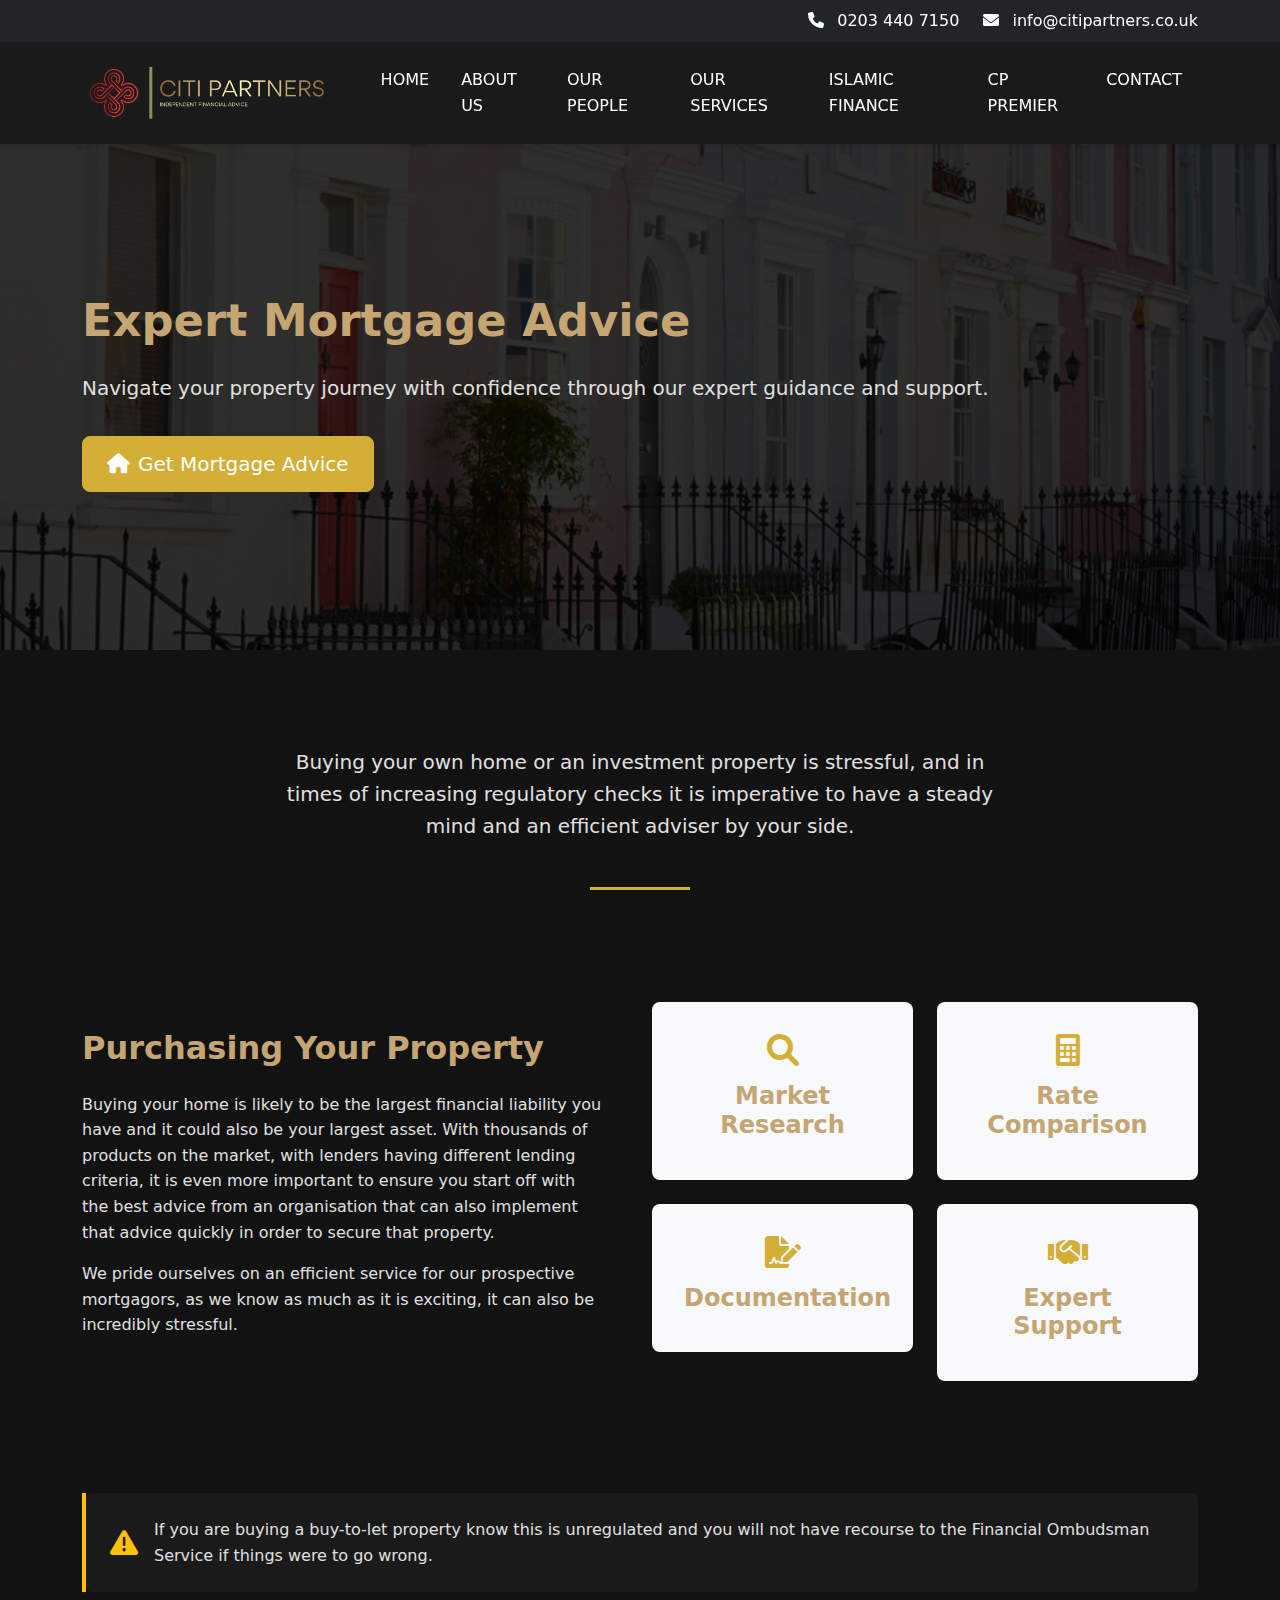
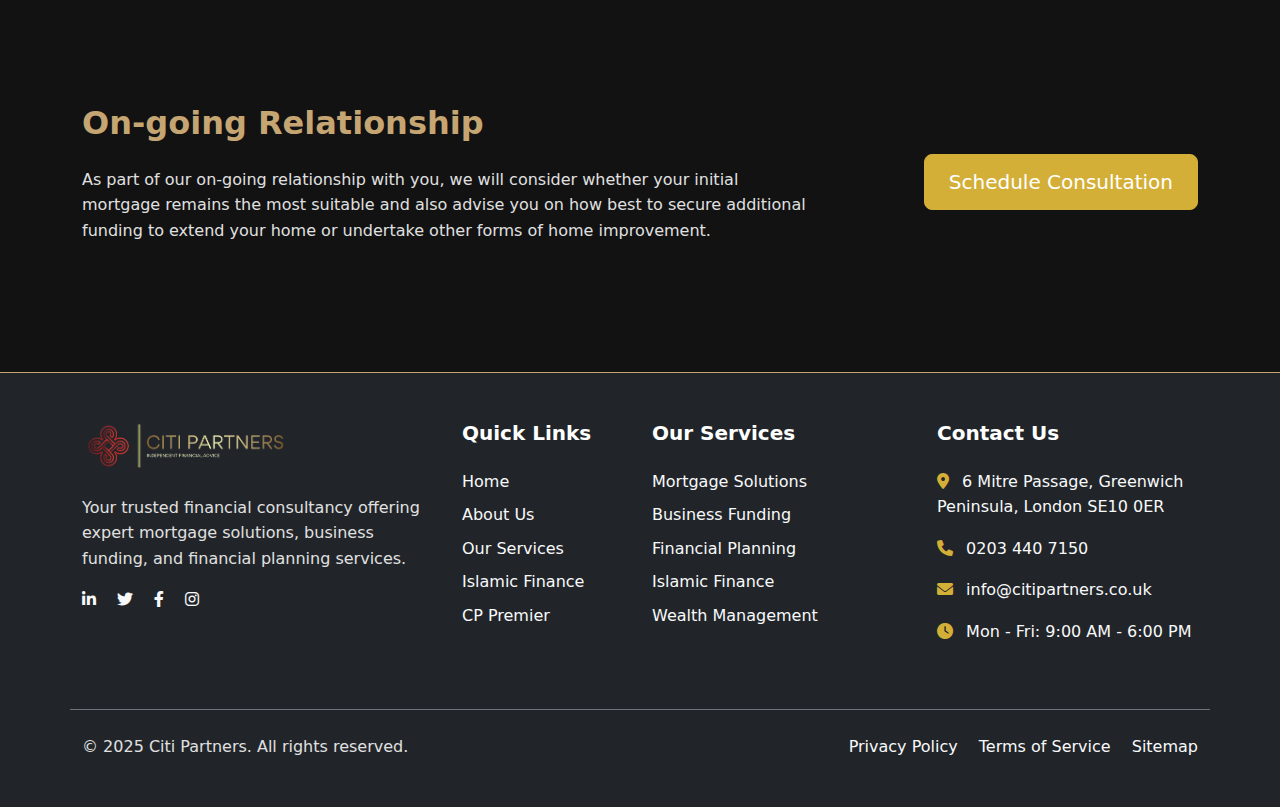
<file: mortgage-advice.html>
<!DOCTYPE html>
<html lang="en">
    <head>
        <!-- Required meta tags -->
        <meta charset="utf-8">
        <meta name="viewport" content="width=device-width, initial-scale=1">
        <meta name="description" content="Citi Partners - Your trusted financial consultancy offering expert mortgage solutions, business funding, and financial planning services.">
        <meta name="keywords" content="financial consultancy, mortgage solutions, business funding, financial planning, financial advisors">
        <meta name="author" content="Citi Partners">
        <!-- Favicon -->
        <link rel="icon" type="image/x-icon" href="images/favicon.ico">
        <!-- Bootstrap CSS -->
        <link href="https://cdn.jsdelivr.net/npm/bootstrap@5.0.2/dist/css/bootstrap.min.css" rel="stylesheet">
        <!-- Custom CSS -->
        <link rel="stylesheet" href="css/style.css">
        <!-- Font Awesome -->
        <link rel="stylesheet" href="https://cdnjs.cloudflare.com/ajax/libs/font-awesome/6.0.0/css/all.min.css">
        <title>Mortgage Advice | Expert Mortgage Solutions | Citi Partners</title>
    </head>
    <body>
        <!-- Header -->
        <header class="fixed-top">
            <!-- Top Bar - Contact Info -->
            <div class="bg-dark text-white py-2">
                <div class="container">
                    <div class="row">
                        <div class="col-12">
                            <div class="d-flex justify-content-end">
                                <a href="tel:0203 440 7150" class="text-white text-decoration-none me-4">
                                    <i class="fas fa-phone me-2"></i>
                                    0203 440 7150
                                </a>
                                <a href="mailto:info@citipartners.co.uk" class="text-white text-decoration-none">
                                    <i class="fas fa-envelope me-2"></i>
                                    info@citipartners.co.uk
                                </a>
                            </div>
                        </div>
                    </div>
                </div>
            </div>
            <!-- Main Navigation Bar -->
            <nav class="navbar navbar-expand-lg navbar-dark bg-dark shadow-sm">
                <div class="container">
                    <!-- Logo -->
                    <a class="navbar-brand" href="#">
                        <img src="images/logo.png" alt="Citi Partners Logo" height="40">
                    </a>
                    <!-- Mobile Menu Toggle -->
                    <button
                        class="navbar-toggler border-0"
                        type="button"
                        data-bs-toggle="collapse"
                        data-bs-target="#navbarNav"
                        aria-controls="navbarNav"
                        aria-expanded="false"
                        aria-label="Toggle navigation"
                    >
                        <i class="fas fa-bars" style="color: #D4AF37; font-size: 24px;"></i>
                    </button>
                    <!-- Navigation Items -->
                    <div class="collapse navbar-collapse" id="navbarNav">
                        <ul class="navbar-nav ms-auto">
                            <li class="nav-item">
                                <a class="nav-link small px-2 text-white" href="index.html">HOME</a>
                            </li>
                            <li class="nav-item">
                                <a class="nav-link small px-2 text-white" href="#about">ABOUT US</a>
                            </li>
                            <li class="nav-item">
                                <a class="nav-link small px-2 text-white" href="our-people.html">OUR PEOPLE</a>
                            </li>
                            <li class="nav-item">
                                <a class="nav-link small px-2 text-white" href="#services">OUR SERVICES</a>
                            </li>
                            <li class="nav-item">
                                <a class="nav-link small px-2 text-white" href="islamic-finance.html">ISLAMIC FINANCE</a>
                            </li>
                            <li class="nav-item">
                                <a class="nav-link small px-2 text-white" href="#premier">CP PREMIER</a>
                            </li>
                            <li class="nav-item">
                                <a class="nav-link small px-2 text-white" href="contact-us.html">CONTACT</a>
                            </li>
                        </ul>
                    </div>
                </div>
            </nav>
        </header>
        <!-- Mobile Off-Canvas Menu -->
        <div class="offcanvas offcanvas-end" tabindex="-1" id="mobileMenu">
            <div class="offcanvas-header bg-dark text-white">
                <h5 class="offcanvas-title">Menu</h5>
                <button type="button" class="btn-close btn-close-white" data-bs-dismiss="offcanvas"></button>
            </div>
            <div class="offcanvas-body">
                <!-- Mobile Contact Info -->
                <!-- Mobile Navigation -->
                <ul class="nav flex-column">
                    <li class="nav-item">
                        <a class="nav-link small px-2" href="index.html">HOME</a>
                    </li>
                    <li class="nav-item dropdown">
                        <a
                            class="nav-link small px-2 text-white dropdown-toggle"
                            href="#"
                            id="aboutDropdown"
                            role="button"
                            data-bs-toggle="dropdown"
                            aria-expanded="false"
                        >
                            ABOUT US
                        </a>
                        <ul class="dropdown-menu dropdown-menu-dark" aria-labelledby="aboutDropdown">
                            <li>
                                <a class="dropdown-item" href="our-people.html">OUR PEOPLE</a>
                            </li>
                            <li>
                                <a class="dropdown-item" href="our-clients.html">OUR CLIENTS</a>
                            </li>
                        </ul>
                    </li>
                    <li class="nav-item">
                        <a class="nav-link small px-2" href="our-people.html">OUR PEOPLE</a>
                    </li>
                    <li class="nav-item">
                        <a class="nav-link small px-2" href="#services">OUR SERVICES</a>
                    </li>
                    <li class="nav-item">
                        <a class="nav-link small px-2" href="islamic-finance.html">ISLAMIC FINANCE</a>
                    </li>
                    <li class="nav-item">
                        <a class="nav-link small px-2" href="#premier">CP PREMIER</a>
                    </li>
                    <li class="nav-item">
                        <a class="nav-link small px-2" href="contact-us.html">CONTACT</a>
                    </li>
                </ul>
            </div>
        </div>
        <!-- Hero Section -->
        <section class="mortgage-advice-hero text-white position-relative">
            <div class="mortgage-advice-overlay"></div>
            <div class="container position-relative">
                <div class="row min-vh-50 align-items-center py-5">
                    <div class="mt-5 pt-5">
                        <h1 class="display-4 fw-bold mb-4">Expert Mortgage Advice</h1>
                        <p class="lead">Navigate your property journey with confidence through our expert guidance and support.</p>
                        <a href="contact-us.html" class="btn btn-primary btn-lg mt-3">
                            <i class="fas fa-home me-2"></i>Get Mortgage Advice
                        </a>
                    </div>
                </div>
            </div>
        </section>
        <!-- Main Content -->
        <section class="mortgage-advice-main py-5">
            <div class="container">
                <!-- Introduction -->
                <div class="mortgage-advice-intro text-center mb-5">
                    <div class="row justify-content-center">
                        <div class="col-lg-8">
                            <p class="lead mb-0">Buying your own home or an investment property is stressful, and in times of increasing regulatory checks it is imperative to have a steady mind and an efficient adviser by your side.</p>
                        </div>
                    </div>
                </div>

                <!-- Property Purchase Section -->
                <div class="mortgage-advice-purchase mb-5">
                    <div class="row align-items-center">
                        <div class="col-lg-6">
                            <div class="mortgage-advice-content pe-lg-4">
                                <h2 class="mb-4">Purchasing Your Property</h2>
                                <p>Buying your home is likely to be the largest financial liability you have and it could also be your largest asset. With thousands of products on the market, with lenders having different lending criteria, it is even more important to ensure you start off with the best advice from an organisation that can also implement that advice quickly in order to secure that property.</p>
                                <p>We pride ourselves on an efficient service for our prospective mortgagors, as we know as much as it is exciting, it can also be incredibly stressful.</p>
                            </div>
                        </div>
                        <div class="col-lg-6">
                            <div class="mortgage-advice-features">
                                <div class="row g-4">
                                    <div class="col-md-6">
                                        <div class="mortgage-advice-feature-card">
                                            <i class="fas fa-search text-primary mb-3"></i>
                                            <h4>Market Research</h4>
                                        </div>
                                    </div>
                                    <div class="col-md-6">
                                        <div class="mortgage-advice-feature-card">
                                            <i class="fas fa-calculator text-primary mb-3"></i>
                                            <h4>Rate Comparison</h4>
                                        </div>
                                    </div>
                                    <div class="col-md-6">
                                        <div class="mortgage-advice-feature-card">
                                            <i class="fas fa-file-signature text-primary mb-3"></i>
                                            <h4>Documentation</h4>
                                        </div>
                                    </div>
                                    <div class="col-md-6">
                                        <div class="mortgage-advice-feature-card">
                                            <i class="fas fa-handshake text-primary mb-3"></i>
                                            <h4>Expert Support</h4>
                                        </div>
                                    </div>
                                </div>
                            </div>
                        </div>
                    </div>
                </div>

                <!-- Warning Box -->
                <div class="mortgage-advice-warning-box mb-5">
                    <div class="row">
                        <div class="col-12">
                            <div class="bg-light p-4 rounded">
                                <div class="d-flex align-items-center">
                                    <i class="fas fa-exclamation-triangle text-warning fs-3 me-3"></i>
                                    <p class="mb-0">If you are buying a buy-to-let property know this is unregulated and you will not have recourse to the Financial Ombudsman Service if things were to go wrong.</p>
                                </div>
                            </div>
                        </div>
                    </div>
                </div>

                <!-- Ongoing Relationship -->
                <div class="mortgage-advice-relationship">
                    <div class="row align-items-center">
                        <div class="col-lg-8">
                            <h2 class="mb-4">On-going Relationship</h2>
                            <p>As part of our on-going relationship with you, we will consider whether your initial mortgage remains the most suitable and also advise you on how best to secure additional funding to extend your home or undertake other forms of home improvement.</p>
                        </div>
                        <div class="col-lg-4 text-lg-end mt-4 mt-lg-0">
                            <a href="contact-us.html" class="btn btn-primary btn-lg">Schedule Consultation</a>
                        </div>
                    </div>
                </div>
            </div>
        </section>
        <!-- Footer -->
        <footer class="bg-dark text-light py-5">
            <div class="container">
                <div class="row g-4">
                    <!-- Company Info & Logo -->
                    <div class="col-lg-4 col-md-6">
                        <img
                            src="images/logo.png"
                            alt="Citi Partners Logo"
                            height="50"
                            class="mb-4"
                        >
                        <p class="mb-3">Your trusted financial consultancy offering expert mortgage solutions, business funding, and financial planning services.</p>
                        <div class="social-links">
                            <a href="#" class="text-light me-3">
                                <i class="fab fa-linkedin-in"></i>
                            </a>
                            <a href="#" class="text-light me-3">
                                <i class="fab fa-twitter"></i>
                            </a>
                            <a href="#" class="text-light me-3">
                                <i class="fab fa-facebook-f"></i>
                            </a>
                            <a href="#" class="text-light">
                                <i class="fab fa-instagram"></i>
                            </a>
                        </div>
                    </div>
                    <!-- Quick Links -->
                    <div class="col-lg-2 col-md-6">
                        <h5 class="text-white mb-4">Quick Links</h5>
                        <ul class="list-unstyled">
                            <li class="mb-2">
                                <a href="index.html" class="text-light text-decoration-none">Home</a>
                            </li>
                            <li class="mb-2">
                                <a href="#about" class="text-light text-decoration-none">About Us</a>
                            </li>
                            <li class="mb-2">
                                <a href="#services" class="text-light text-decoration-none">Our Services</a>
                            </li>
                            <li class="mb-2">
                                <a href="islamic-finance.html" class="text-light text-decoration-none">Islamic Finance</a>
                            </li>
                            <li class="mb-2">
                                <a href="#premier" class="text-light text-decoration-none">CP Premier</a>
                            </li>
                        </ul>
                    </div>
                    <!-- Our Services -->
                    <div class="col-lg-3 col-md-6">
                        <h5 class="text-white mb-4">Our Services</h5>
                        <ul class="list-unstyled">
                            <li class="mb-2">
                                <a href="#" class="text-light text-decoration-none">Mortgage Solutions</a>
                            </li>
                            <li class="mb-2">
                                <a href="#" class="text-light text-decoration-none">Business Funding</a>
                            </li>
                            <li class="mb-2">
                                <a href="#" class="text-light text-decoration-none">Financial Planning</a>
                            </li>
                            <li class="mb-2">
                                <a href="#" class="text-light text-decoration-none">Islamic Finance</a>
                            </li>
                            <li class="mb-2">
                                <a href="#" class="text-light text-decoration-none">Wealth Management</a>
                            </li>
                        </ul>
                    </div>
                    <!-- Contact Info -->
                    <div class="col-lg-3 col-md-6">
                        <h5 class="text-white mb-4">Contact Us</h5>
                        <ul class="list-unstyled">
                            <li class="mb-3">
                                <i class="fas fa-map-marker-alt me-2 text-primary"></i>
                                6 Mitre Passage, Greenwich Peninsula, London SE10 0ER
                            </li>
                            <li class="mb-3">
                                <i class="fas fa-phone me-2 text-primary"></i>
                                <a href="tel:0203 440 7150" class="text-light text-decoration-none">0203 440 7150</a>
                            </li>
                            <li class="mb-3">
                                <i class="fas fa-envelope me-2 text-primary"></i>
                                <a href="mailto:info@citipartners.co.uk" class="text-light text-decoration-none">info@citipartners.co.uk</a>
                            </li>
                            <li>
                                <i class="fas fa-clock me-2 text-primary"></i>
                                Mon - Fri: 9:00 AM - 6:00 PM
                            </li>
                        </ul>
                    </div>
                </div>
                <!-- Bottom Bar -->
                <div class="row mt-5 pt-4 border-top border-secondary">
                    <div class="col-md-6">
                        <p class="mb-0">&copy; 2025 Citi Partners. All rights reserved.</p>
                    </div>
                    <div class="col-md-6 text-md-end">
                        <a href="#" class="text-light text-decoration-none me-3">Privacy Policy</a>
                        <a href="#" class="text-light text-decoration-none me-3">Terms of Service</a>
                        <a href="#" class="text-light text-decoration-none">Sitemap</a>
                    </div>
                </div>
            </div>
        </footer>
        <!-- Bootstrap Bundle with Popper -->
        <script src="https://cdn.jsdelivr.net/npm/bootstrap@5.0.2/dist/js/bootstrap.bundle.min.js"></script>
    </body>
</html>
</file>
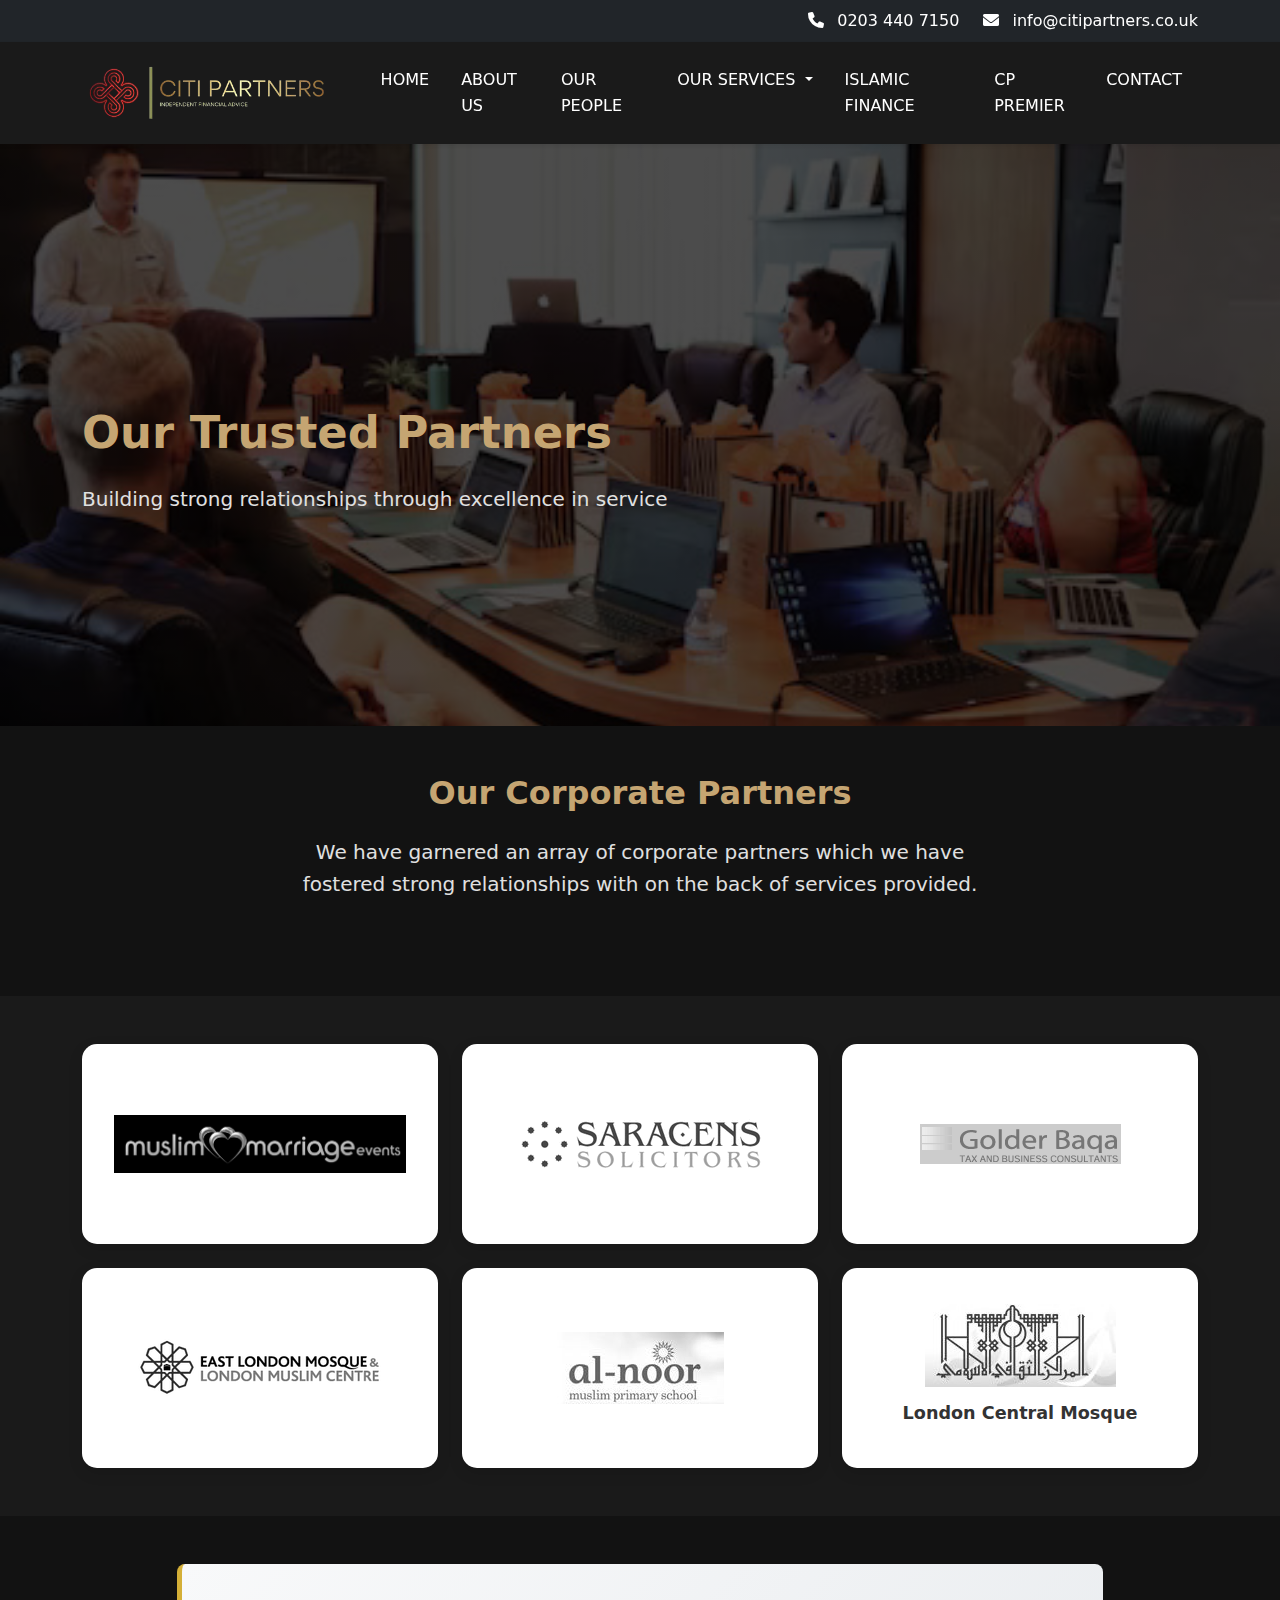
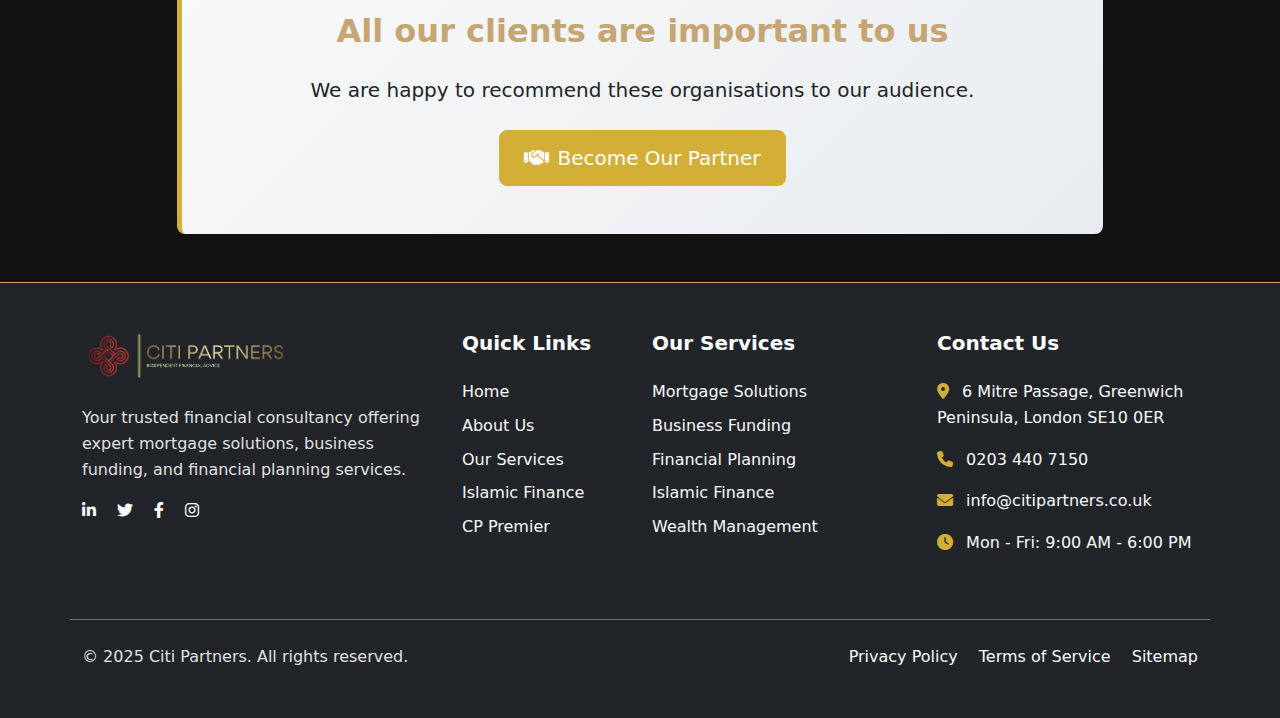
<file: our-clients.html>
!doctype html>
<html lang="en">
    <head>
        <!-- Required meta tags -->
        <meta charset="utf-8">
        <meta name="viewport" content="width=device-width, initial-scale=1">
        <meta name="description" content="Citi Partners - Your trusted financial consultancy offering expert mortgage solutions, business funding, and financial planning services.">
        <meta name="keywords" content="financial consultancy, mortgage solutions, business funding, financial planning, financial advisors">
        <meta name="author" content="Citi Partners">
        <!-- Favicon -->
        <link rel="icon" type="image/x-icon" href="images/favicon.ico">
        <!-- Bootstrap CSS -->
        <link href="https://cdn.jsdelivr.net/npm/bootstrap@5.0.2/dist/css/bootstrap.min.css" rel="stylesheet">
        <!-- Custom CSS -->
        <link rel="stylesheet" href="css/style.css">
        <!-- Font Awesome -->
        <link rel="stylesheet" href="https://cdnjs.cloudflare.com/ajax/libs/font-awesome/6.0.0/css/all.min.css">
        <title>Citi Partners - Building Your Financial Future with Confidence | Financial Consultancy</title>
    </head>
    <body>
        <!-- Header -->
        <header class="fixed-top">
            <!-- Top Bar - Contact Info -->
            <div class="bg-dark text-white py-2">
                <div class="container">
                    <div class="row">
                        <div class="col-12">
                            <div class="d-flex justify-content-end">
                                <a href="tel:0203 440 7150" class="text-white text-decoration-none me-4">
                                    <i class="fas fa-phone me-2"></i>
                                    0203 440 7150
                                </a>
                                <a href="mailto:info@citipartners.co.uk" class="text-white text-decoration-none">
                                    <i class="fas fa-envelope me-2"></i>
                                    info@citipartners.co.uk
                                </a>
                            </div>
                        </div>
                    </div>
                </div>
            </div>
            <!-- Main Navigation Bar -->
            <nav class="navbar navbar-expand-lg navbar-dark bg-dark shadow-sm">
                <div class="container">
                    <!-- Logo -->
                    <a class="navbar-brand" href="#">
                        <img src="images/logo.png" alt="Citi Partners Logo" height="40">
                    </a>
                    <!-- Mobile Menu Toggle -->
                    <button
                        class="navbar-toggler border-0"
                        type="button"
                        data-bs-toggle="collapse"
                        data-bs-target="#navbarNav"
                        aria-controls="navbarNav"
                        aria-expanded="false"
                        aria-label="Toggle navigation"
                    >
                        <i class="fas fa-bars" style="color: #D4AF37; font-size: 24px;"></i>
                    </button>
                    <!-- Navigation Items -->
                    <div class="collapse navbar-collapse" id="navbarNav">
                        <ul class="navbar-nav ms-auto">
                            <li class="nav-item">
                                <a class="nav-link small px-2 text-white" href="index.html">HOME</a>
                            </li>
                            <li class="nav-item">
                                <a class="nav-link small px-2 text-white" href="#about">ABOUT US</a>
                            </li>
                            <li class="nav-item">
                                <a class="nav-link small px-2 text-white" href="our-people.html">OUR PEOPLE</a>
                            </li>
                            <li class="nav-item dropdown">
                <a class="nav-link small px-2 text-white dropdown-toggle" href="#" id="servicesDropdown" role="button" data-bs-toggle="dropdown" aria-expanded="false">
                  OUR SERVICES
                </a>
                <ul class="dropdown-menu dropdown-menu-dark" aria-labelledby="servicesDropdown">
                  <!-- Financial Planning Group -->
                  <li class="dropdown-header">Financial Planning</li>
                  <li>
                    <a class="dropdown-item" href="managing-your-wealth.html">
                      <i class="fas fa-chart-line me-2"></i>Manage Your Wealth
                    </a>
                  </li>
                  <li>
                    <a class="dropdown-item" href="securing-your-retirement.html">
                      <i class="fas fa-umbrella me-2"></i>Securing Retirement
                    </a>
                  </li>
                  <li>
                    <a class="dropdown-item" href="protecting-your-lifestyle.html">
                      <i class="fas fa-shield-alt me-2"></i>Protecting Lifestyle
                    </a>
                  </li>
                  <li><hr class="dropdown-divider"></li>
                  
                  <!-- Property & Business Group -->
                  <li class="dropdown-header">Property & Business</li>
                  <li>
                    <a class="dropdown-item" href="mortgage-advice.html">
                      <i class="fas fa-home me-2"></i>Mortgage Advice
                    </a>
                  </li>
                  <li>
                    <a class="dropdown-item" href="commercial-finance.html">
                      <i class="fas fa-building me-2"></i>Commercial Finance
                    </a>
                  </li>
                  <li><hr class="dropdown-divider"></li>
                  
                  <!-- Estate Planning Group -->
                  <li class="dropdown-header">Estate Planning</li>
                  <li>
                    <a class="dropdown-item" href="wills-estate-planning.html">
                      <i class="fas fa-file-signature me-2"></i>Wills & Estate Planning
                    </a>
                  </li>
                </ul>
              </li>
                            <li class="nav-item">
                                <a class="nav-link small px-2 text-white" href="islamic-finance.html">ISLAMIC FINANCE</a>
                            </li>
                            <li class="nav-item">
                                <a class="nav-link small px-2 text-white" href="#premier">CP PREMIER</a>
                            </li>
                            <li class="nav-item">
                                <a class="nav-link small px-2 text-white" href="contact-us.html">CONTACT</a>
                            </li>
                        </ul>
                    </div>
                </div>
            </nav>
        </header>
        <!-- Mobile Off-Canvas Menu -->
        <div class="offcanvas offcanvas-end" tabindex="-1" id="mobileMenu">
            <div class="offcanvas-header bg-dark text-white">
                <h5 class="offcanvas-title">Menu</h5>
                <button type="button" class="btn-close btn-close-white" data-bs-dismiss="offcanvas"></button>
            </div>
            <div class="offcanvas-body">
                <!-- Mobile Contact Info -->
                <!-- Mobile Navigation -->
                <ul class="nav flex-column">
                    <li class="nav-item">
                        <a class="nav-link small px-2" href="index.html">HOME</a>
                    </li>
                     <li class="nav-item dropdown">
                <a class="nav-link small px-2 text-white dropdown-toggle" href="#" id="aboutDropdown" role="button" data-bs-toggle="dropdown" aria-expanded="false">
                    ABOUT US
                </a>
                <ul class="dropdown-menu dropdown-menu-dark" aria-labelledby="aboutDropdown">
                    <li><a class="dropdown-item" href="our-people.html">OUR PEOPLE</a></li>
                    <li><a class="dropdown-item" href="our-clients.html">OUR CLIENTS</a></li>
                </ul>
              </li>
                    <li class="nav-item">
                        <a class="nav-link small px-2" href="our-people.html">OUR PEOPLE</a>
                    </li>
                     <li class="nav-item dropdown">
                <a class="nav-link small px-2 text-white dropdown-toggle" href="#" id="servicesDropdown" role="button" data-bs-toggle="dropdown" aria-expanded="false">
                  OUR SERVICES
                </a>
                <ul class="dropdown-menu dropdown-menu-dark" aria-labelledby="servicesDropdown">
                  <!-- Financial Planning Group -->
                  <li class="dropdown-header">Financial Planning</li>
                  <li>
                    <a class="dropdown-item" href="managing-your-wealth.html">
                      <i class="fas fa-chart-line me-2"></i>Manage Your Wealth
                    </a>
                  </li>
                  <li>
                    <a class="dropdown-item" href="securing-your-retirement.html">
                      <i class="fas fa-umbrella me-2"></i>Securing Retirement
                    </a>
                  </li>
                  <li>
                    <a class="dropdown-item" href="protecting-your-lifestyle.html">
                      <i class="fas fa-shield-alt me-2"></i>Protecting Lifestyle
                    </a>
                  </li>
                  <li><hr class="dropdown-divider"></li>
                  
                  <!-- Property & Business Group -->
                  <li class="dropdown-header">Property & Business</li>
                  <li>
                    <a class="dropdown-item" href="mortgage-advice.html">
                      <i class="fas fa-home me-2"></i>Mortgage Advice
                    </a>
                  </li>
                  <li>
                    <a class="dropdown-item" href="commercial-finance.html">
                      <i class="fas fa-building me-2"></i>Commercial Finance
                    </a>
                  </li>
                  <li><hr class="dropdown-divider"></li>
                  
                  <!-- Estate Planning Group -->
                  <li class="dropdown-header">Estate Planning</li>
                  <li>
                    <a class="dropdown-item" href="wills-estate-planning.html">
                      <i class="fas fa-file-signature me-2"></i>Wills & Estate Planning
                    </a>
                  </li>
                </ul>
              </li>
                    <li class="nav-item">
                        <a class="nav-link small px-2" href="islamic-finance.html">ISLAMIC FINANCE</a>
                    </li>
                    <li class="nav-item">
                        <a class="nav-link small px-2" href="#premier">CP PREMIER</a>
                    </li>
                    <li class="nav-item">
                        <a class="nav-link small px-2" href="contact-us.html">CONTACT</a>
                    </li>
                </ul>
            </div>
        </div>
        
        <!-- Hero Section -->
        <section class="clients-hero-section text-white position-relative">
           
            <div class="container position-relative">
                <div class="row min-vh-50 align-items-center py-5">
                    <div class="col-lg-8 mt-5 pt-5">
                        <h1 class="display-4 fw-bold mb-4">Our Trusted Partners</h1>
                        <p class="lead">Building strong relationships through excellence in service</p>
                    </div>
                </div>
            </div>
        </section>

        <!-- Introduction Section -->
        <section class="py-5">
            <div class="container">
                <div class="row justify-content-center">
                    <div class="col-lg-8 text-center">
                        <h2 class="mb-4">Our Corporate Partners</h2>
                        <p class="lead mb-5">We have garnered an array of corporate partners which we have fostered strong relationships with on the back of services provided.</p>
                    </div>
                </div>
            </div>
        </section>

        <!-- Partners Grid -->
        <section class="py-5 bg-light">
            <div class="container">
                <div class="row g-4">
                    <!-- Partner 1 -->
                    <div class="col-md-4 col-sm-6">
                        <div class="partner-card">
                            <div class="partner-logo-container">
                                <img src="images/muslim-marriage-events-two.png" alt="Corporate Partner" class="partner-logo">
                            </div>
                        </div>
                    </div>
                    
                    <!-- Partner 2 -->
                    <div class="col-md-4 col-sm-6">
                        <div class="partner-card">
                            <div class="partner-logo-container">
                                <img src="images/saracens-solicitors.gif"Corporate Partner" class="partner-logo">
                            </div>
                        </div>
                    </div>
                    
                    <!-- Partner 3 -->
                    <div class="col-md-4 col-sm-6">
                        <div class="partner-card">
                            <div class="partner-logo-container">
                                <img src="images/golder-baqa.gif" alt="Corporate Partner" class="partner-logo">
                            </div>
                        </div>
                    </div>
                    
                    <!-- Partner 4 -->
                    <div class="col-md-4 col-sm-6">
                        <div class="partner-card">
                            <div class="partner-logo-container">
                                <img src="images/east-london-mosque.png" alt="Corporate Partner" class="partner-logo">
                            </div>
                        </div>
                    </div>
                    
                    <!-- Partner 5 -->
                    <div class="col-md-4 col-sm-6">
                        <div class="partner-card">
                            <div class="partner-logo-container">
                                <img src="images/al-noor.jpg" alt="Corporate Partner" class="partner-logo">
                            </div>
                        </div>
                    </div>
                    
                    <!-- London Central Mosque -->
                    <div class="col-md-4 col-sm-6">
                        <div class="partner-card">
                            <div class="partner-logo-container">
                                <img src="images/london-central-mosque.jpg" alt="London Central Mosque" class="partner-logo">
                                <h3 class="partner-name">London Central Mosque</h3>
                            </div>
                        </div>
                    </div>
                </div>
            </div>
        </section>

        <!-- Contact CTA Section -->
        <section class="py-5">
            <div class="container">
                <div class="row justify-content-center">
                    <div class="col-lg-10">
                        <div class="cta-box text-center p-5 rounded-3">
                            <h2 class="mb-4">All our clients are important to us</h2>
                            <p class="lead mb-4 text-dark">We are happy to recommend these organisations to our audience.</p>
                            <a href="contact-us.html" class="btn btn-primary btn-lg">
                                <i class="fas fa-handshake me-2"></i>Become Our Partner
                            </a>
                        </div>
                    </div>
                </div>
            </div>
        </section>
        
        <!-- Footer -->
        <footer class="bg-dark text-light py-5">
            <div class="container">
                <div class="row g-4">
                    <!-- Company Info & Logo -->
                    <div class="col-lg-4 col-md-6">
                        <img
                            src="images/logo.png"
                            alt="Citi Partners Logo"
                            height="50"
                            class="mb-4"
                        >
                        <p class="mb-3">Your trusted financial consultancy offering expert mortgage solutions, business funding, and financial planning services.</p>
                        <div class="social-links">
                            <a href="#" class="text-light me-3">
                                <i class="fab fa-linkedin-in"></i>
                            </a>
                            <a href="#" class="text-light me-3">
                                <i class="fab fa-twitter"></i>
                            </a>
                            <a href="#" class="text-light me-3">
                                <i class="fab fa-facebook-f"></i>
                            </a>
                            <a href="#" class="text-light">
                                <i class="fab fa-instagram"></i>
                            </a>
                        </div>
                    </div>
                    <!-- Quick Links -->
                    <div class="col-lg-2 col-md-6">
                        <h5 class="text-white mb-4">Quick Links</h5>
                        <ul class="list-unstyled">
                            <li class="mb-2">
                                <a href="index.html" class="text-light text-decoration-none">Home</a>
                            </li>
                            <li class="mb-2">
                                <a href="#about" class="text-light text-decoration-none">About Us</a>
                            </li>
                            <li class="mb-2">
                                <a href="#services" class="text-light text-decoration-none">Our Services</a>
                            </li>
                            <li class="mb-2">
                                <a href="islamic-finance.html" class="text-light text-decoration-none">Islamic Finance</a>
                            </li>
                            <li class="mb-2">
                                <a href="#premier" class="text-light text-decoration-none">CP Premier</a>
                            </li>
                        </ul>
                    </div>
                    <!-- Our Services -->
                    <div class="col-lg-3 col-md-6">
                        <h5 class="text-white mb-4">Our Services</h5>
                        <ul class="list-unstyled">
                            <li class="mb-2">
                                <a href="#" class="text-light text-decoration-none">Mortgage Solutions</a>
                            </li>
                            <li class="mb-2">
                                <a href="#" class="text-light text-decoration-none">Business Funding</a>
                            </li>
                            <li class="mb-2">
                                <a href="#" class="text-light text-decoration-none">Financial Planning</a>
                            </li>
                            <li class="mb-2">
                                <a href="#" class="text-light text-decoration-none">Islamic Finance</a>
                            </li>
                            <li class="mb-2">
                                <a href="#" class="text-light text-decoration-none">Wealth Management</a>
                            </li>
                        </ul>
                    </div>
                    <!-- Contact Info -->
                    <div class="col-lg-3 col-md-6">
                        <h5 class="text-white mb-4">Contact Us</h5>
                        <ul class="list-unstyled">
                            <li class="mb-3">
                                <i class="fas fa-map-marker-alt me-2 text-primary"></i>
                                6 Mitre Passage, Greenwich Peninsula, London SE10 0ER
                            </li>
                            <li class="mb-3">
                                <i class="fas fa-phone me-2 text-primary"></i>
                                <a href="tel:0203 440 7150" class="text-light text-decoration-none">0203 440 7150</a>
                            </li>
                            <li class="mb-3">
                                <i class="fas fa-envelope me-2 text-primary"></i>
                                <a href="mailto:info@citipartners.co.uk" class="text-light text-decoration-none">info@citipartners.co.uk</a>
                            </li>
                            <li>
                                <i class="fas fa-clock me-2 text-primary"></i>
                                Mon - Fri: 9:00 AM - 6:00 PM
                            </li>
                        </ul>
                    </div>
                </div>
                <!-- Bottom Bar -->
                <div class="row mt-5 pt-4 border-top border-secondary">
                    <div class="col-md-6">
                        <p class="mb-0">&copy; 2025 Citi Partners. All rights reserved.</p>
                    </div>
                    <div class="col-md-6 text-md-end">
                        <a href="#" class="text-light text-decoration-none me-3">Privacy Policy</a>
                        <a href="#" class="text-light text-decoration-none me-3">Terms of Service</a>
                        <a href="#" class="text-light text-decoration-none">Sitemap</a>
                    </div>
                </div>
            </div>
        </footer>
        <!-- Bootstrap Bundle with Popper -->
        <script src="https://cdn.jsdelivr.net/npm/bootstrap@5.0.2/dist/js/bootstrap.bundle.min.js"></script>
    </body>
</html>
</file>
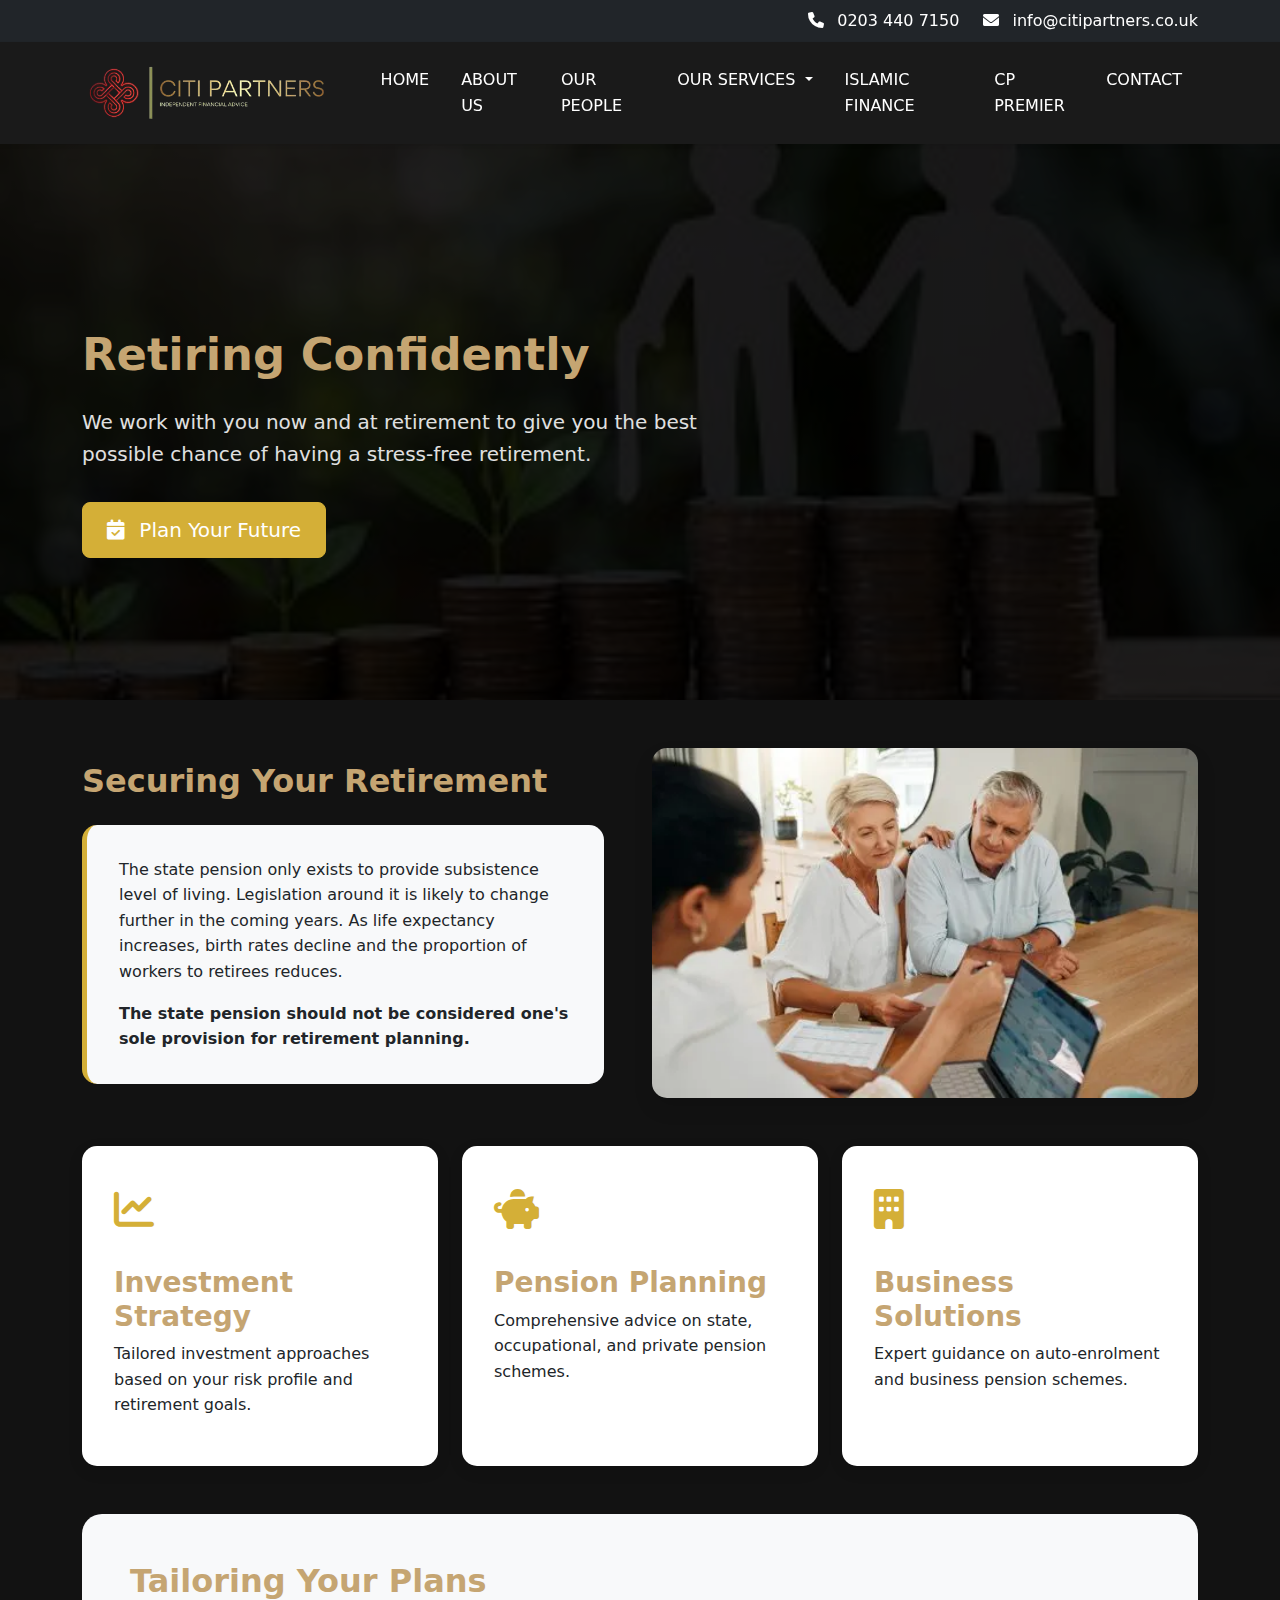
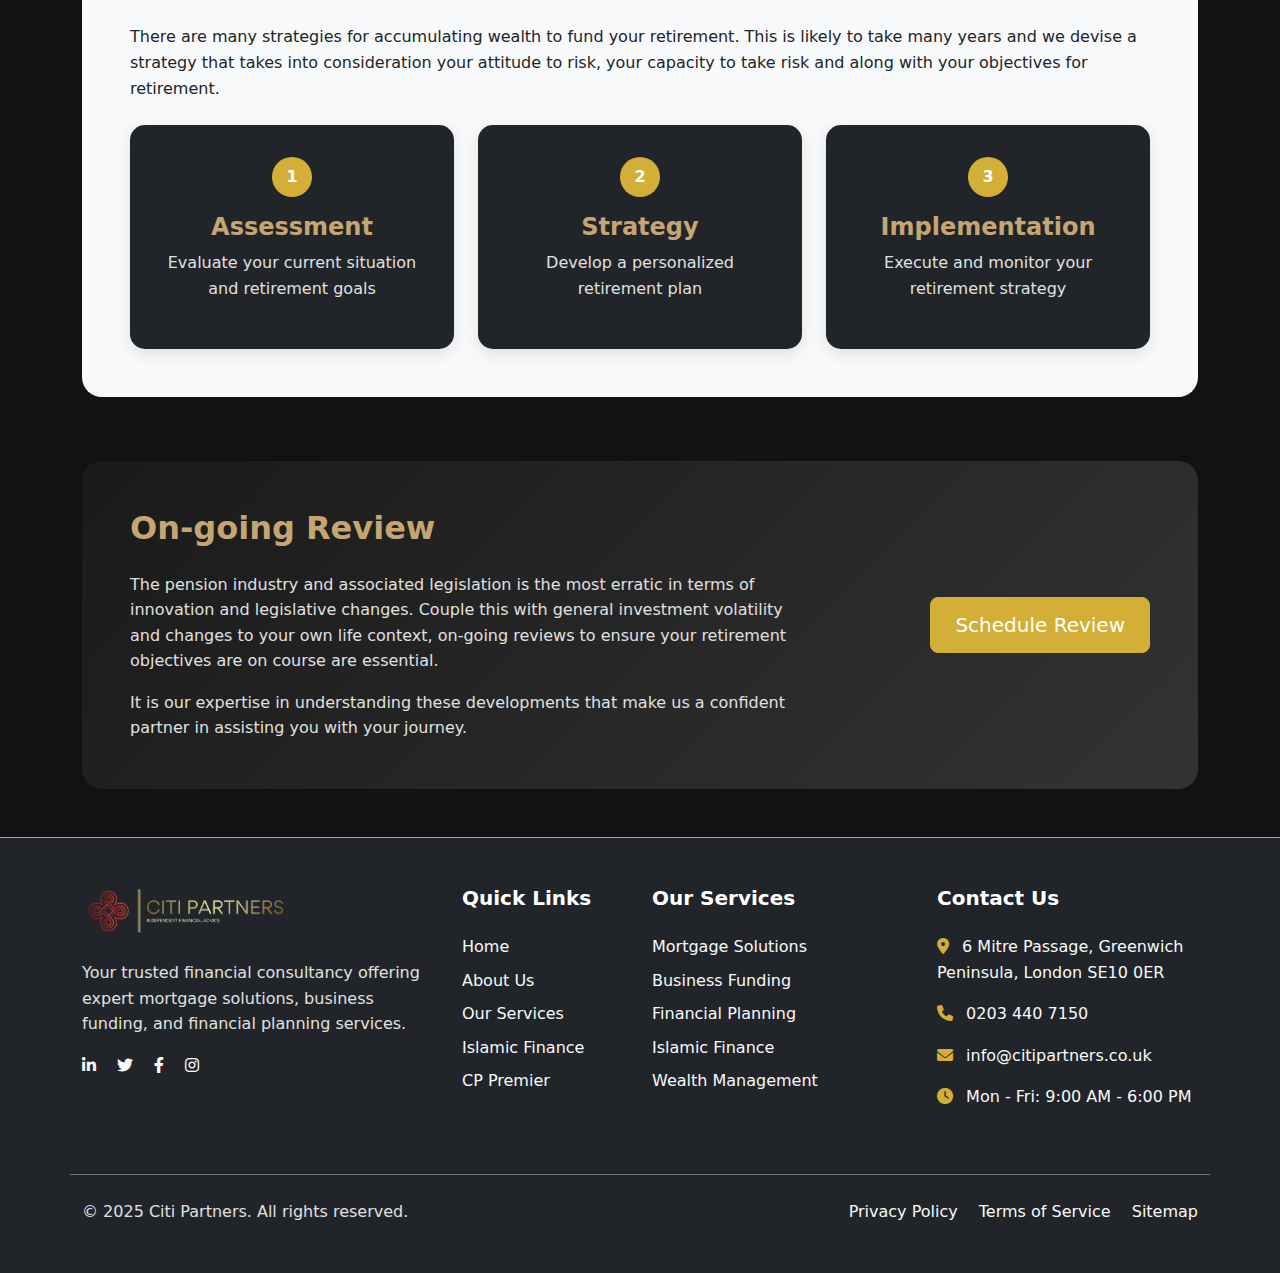
<file: securing-your-retirement.html>
<!DOCTYPE html>
<html lang="en">
    <head>
        <!-- Required meta tags -->
        <meta charset="utf-8">
        <meta name="viewport" content="width=device-width, initial-scale=1">
        <meta name="description" content="Citi Partners - Your trusted financial consultancy offering expert mortgage solutions, business funding, and financial planning services.">
        <meta name="keywords" content="financial consultancy, mortgage solutions, business funding, financial planning, financial advisors">
        <meta name="author" content="Citi Partners">
        <!-- Favicon -->
        <link rel="icon" type="image/x-icon" href="images/favicon.ico">
        <!-- Bootstrap CSS -->
        <link href="https://cdn.jsdelivr.net/npm/bootstrap@5.0.2/dist/css/bootstrap.min.css" rel="stylesheet">
        <!-- Custom CSS -->
        <link rel="stylesheet" href="css/style.css">
        <!-- Font Awesome -->
        <link rel="stylesheet" href="https://cdnjs.cloudflare.com/ajax/libs/font-awesome/6.0.0/css/all.min.css">
        <title>Retirement Planning Services | Secure Your Future | Citi Partners</title>
    </head>
    <body>
        <!-- Header -->
        <header class="fixed-top">
            <!-- Top Bar - Contact Info -->
            <div class="bg-dark text-white py-2">
                <div class="container">
                    <div class="row">
                        <div class="col-12">
                            <div class="d-flex justify-content-end">
                                <a href="tel:0203 440 7150" class="text-white text-decoration-none me-4">
                                    <i class="fas fa-phone me-2"></i>
                                    0203 440 7150
                                </a>
                                <a href="mailto:info@citipartners.co.uk" class="text-white text-decoration-none">
                                    <i class="fas fa-envelope me-2"></i>
                                    info@citipartners.co.uk
                                </a>
                            </div>
                        </div>
                    </div>
                </div>
            </div>
            <!-- Main Navigation Bar -->
            <nav class="navbar navbar-expand-lg navbar-dark bg-dark shadow-sm">
                <div class="container">
                    <!-- Logo -->
                    <a class="navbar-brand" href="#">
                        <img src="images/logo.png" alt="Citi Partners Logo" height="40">
                    </a>
                    <!-- Mobile Menu Toggle -->
                    <button
                        class="navbar-toggler border-0"
                        type="button"
                        data-bs-toggle="collapse"
                        data-bs-target="#navbarNav"
                        aria-controls="navbarNav"
                        aria-expanded="false"
                        aria-label="Toggle navigation"
                    >
                        <i class="fas fa-bars" style="color: #D4AF37; font-size: 24px;"></i>
                    </button>
                    <!-- Navigation Items -->
                    <div class="collapse navbar-collapse" id="navbarNav">
                        <ul class="navbar-nav ms-auto">
                            <li class="nav-item">
                                <a class="nav-link small px-2 text-white" href="index.html">HOME</a>
                            </li>
                            <li class="nav-item">
                                <a class="nav-link small px-2 text-white" href="#about">ABOUT US</a>
                            </li>
                            <li class="nav-item">
                                <a class="nav-link small px-2 text-white" href="our-people.html">OUR PEOPLE</a>
                            </li>
                            <li class="nav-item dropdown">
                <a class="nav-link small px-2 text-white dropdown-toggle" href="#" id="servicesDropdown" role="button" data-bs-toggle="dropdown" aria-expanded="false">
                  OUR SERVICES
                </a>
                <ul class="dropdown-menu dropdown-menu-dark" aria-labelledby="servicesDropdown">
                  <!-- Financial Planning Group -->
                  <li class="dropdown-header">Financial Planning</li>
                  <li>
                    <a class="dropdown-item" href="managing-your-wealth.html">
                      <i class="fas fa-chart-line me-2"></i>Manage Your Wealth
                    </a>
                  </li>
                  <li>
                    <a class="dropdown-item" href="securing-your-retirement.html">
                      <i class="fas fa-umbrella me-2"></i>Securing Retirement
                    </a>
                  </li>
                  <li>
                    <a class="dropdown-item" href="protecting-your-lifestyle.html">
                      <i class="fas fa-shield-alt me-2"></i>Protecting Lifestyle
                    </a>
                  </li>
                  <li><hr class="dropdown-divider"></li>
                  
                  <!-- Property & Business Group -->
                  <li class="dropdown-header">Property & Business</li>
                  <li>
                    <a class="dropdown-item" href="mortgage-advice.html">
                      <i class="fas fa-home me-2"></i>Mortgage Advice
                    </a>
                  </li>
                  <li>
                    <a class="dropdown-item" href="commercial-finance.html">
                      <i class="fas fa-building me-2"></i>Commercial Finance
                    </a>
                  </li>
                  <li><hr class="dropdown-divider"></li>
                  
                  <!-- Estate Planning Group -->
                  <li class="dropdown-header">Estate Planning</li>
                  <li>
                    <a class="dropdown-item" href="wills-estate-planning.html">
                      <i class="fas fa-file-signature me-2"></i>Wills & Estate Planning
                    </a>
                  </li>
                </ul>
              </li>
                            <li class="nav-item">
                                <a class="nav-link small px-2 text-white" href="islamic-finance.html">ISLAMIC FINANCE</a>
                            </li>
                            <li class="nav-item">
                                <a class="nav-link small px-2 text-white" href="#premier">CP PREMIER</a>
                            </li>
                            <li class="nav-item">
                                <a class="nav-link small px-2 text-white" href="contact-us.html">CONTACT</a>
                            </li>
                        </ul>
                    </div>
                </div>
            </nav>
        </header>
        <!-- Mobile Off-Canvas Menu -->
        <div class="offcanvas offcanvas-end" tabindex="-1" id="mobileMenu">
            <div class="offcanvas-header bg-dark text-white">
                <h5 class="offcanvas-title">Menu</h5>
                <button type="button" class="btn-close btn-close-white" data-bs-dismiss="offcanvas"></button>
            </div>
            <div class="offcanvas-body">
                <!-- Mobile Contact Info -->
                <!-- Mobile Navigation -->
                <ul class="nav flex-column">
                    <li class="nav-item">
                        <a class="nav-link small px-2" href="index.html">HOME</a>
                    </li>
                    <li class="nav-item dropdown">
                        <a
                            class="nav-link small px-2 text-white dropdown-toggle"
                            href="#"
                            id="aboutDropdown"
                            role="button"
                            data-bs-toggle="dropdown"
                            aria-expanded="false"
                        >
                            ABOUT US
                        </a>
                        <ul class="dropdown-menu dropdown-menu-dark" aria-labelledby="aboutDropdown">
                            <li>
                                <a class="dropdown-item" href="our-people.html">OUR PEOPLE</a>
                            </li>
                            <li>
                                <a class="dropdown-item" href="our-clients.html">OUR CLIENTS</a>
                            </li>
                        </ul>
                    </li>
                    <li class="nav-item">
                        <a class="nav-link small px-2" href="our-people.html">OUR PEOPLE</a>
                    </li>
                     <li class="nav-item dropdown">
                <a class="nav-link small px-2 text-white dropdown-toggle" href="#" id="servicesDropdown" role="button" data-bs-toggle="dropdown" aria-expanded="false">
                  OUR SERVICES
                </a>
                <ul class="dropdown-menu dropdown-menu-dark" aria-labelledby="servicesDropdown">
                  <!-- Financial Planning Group -->
                  <li class="dropdown-header">Financial Planning</li>
                  <li>
                    <a class="dropdown-item" href="managing-your-wealth.html">
                      <i class="fas fa-chart-line me-2"></i>Manage Your Wealth
                    </a>
                  </li>
                  <li>
                    <a class="dropdown-item" href="securing-your-retirement.html">
                      <i class="fas fa-umbrella me-2"></i>Securing Retirement
                    </a>
                  </li>
                  <li>
                    <a class="dropdown-item" href="protecting-your-lifestyle.html">
                      <i class="fas fa-shield-alt me-2"></i>Protecting Lifestyle
                    </a>
                  </li>
                  <li><hr class="dropdown-divider"></li>
                  
                  <!-- Property & Business Group -->
                  <li class="dropdown-header">Property & Business</li>
                  <li>
                    <a class="dropdown-item" href="mortgage-advice.html">
                      <i class="fas fa-home me-2"></i>Mortgage Advice
                    </a>
                  </li>
                  <li>
                    <a class="dropdown-item" href="commercial-finance.html">
                      <i class="fas fa-building me-2"></i>Commercial Finance
                    </a>
                  </li>
                  <li><hr class="dropdown-divider"></li>
                  
                  <!-- Estate Planning Group -->
                  <li class="dropdown-header">Estate Planning</li>
                  <li>
                    <a class="dropdown-item" href="wills-estate-planning.html">
                      <i class="fas fa-file-signature me-2"></i>Wills & Estate Planning
                    </a>
                  </li>
                </ul>
              </li>
                    <li class="nav-item">
                        <a class="nav-link small px-2" href="islamic-finance.html">ISLAMIC FINANCE</a>
                    </li>
                    <li class="nav-item">
                        <a class="nav-link small px-2" href="#premier">CP PREMIER</a>
                    </li>
                    <li class="nav-item">
                        <a class="nav-link small px-2" href="contact-us.html">CONTACT</a>
                    </li>
                </ul>
            </div>
        </div>
        <!-- securing your retirement -->
        <!-- Hero Section -->
        <section class="retirement-hero text-white position-relative">
            <div class="retirement-overlay"></div>
            <div class="container position-relative">
                <div class="row min-vh-50 align-items-center py-5">
                    <div class="col-lg-7 mt-5 pt-5">
                        <h1 class="display-4 fw-bold mb-4">Retiring Confidently</h1>
                        <p class="lead">We work with you now and at retirement to give you the best possible chance of having a stress-free retirement.</p>
                        <a href="contact-us.html" class="btn btn-primary btn-lg mt-3">
                            <i class="fas fa-calendar-check me-2"></i>
                            Plan Your Future
                        </a>
                    </div>
                    
                </div>
            </div>
        </section>
        <!-- Main Content -->
        <section class="retirement-main py-5">
            <div class="container">
                <!-- Securing Your Retirement -->
                <div class="retirement-section mb-5">
                    <div class="row align-items-center">
                        <div class="col-lg-6">
                            <div class="retirement-content pe-lg-4">
                                <h2 class="mb-4">Securing Your Retirement</h2>
                                <div class="retirement-info-box">
                                    <p class="text-dark">The state pension only exists to provide subsistence level of living. Legislation around it is likely to change further in the coming years. As life expectancy increases, birth rates decline and the proportion of workers to retirees reduces.</p>  
                                    <p class="mb-0 fw-bold text-dark">The state pension should not be considered one's sole provision for retirement planning.</p>
                                </div>
                            </div>
                        </div>
                        <div class="col-lg-6">
                            <div class="retirement-image-wrapper">
                                <img src="images/retirement investment consultation.webp" alt="Secure Retirement" class="retirement-section-image">
                            </div>
                        </div>
                    </div>
                </div>
                <!-- Services Grid -->
                <div class="retirement-services-grid mb-5">
                    <div class="row g-4">
                        <div class="col-md-4">
                            <div class="retirement-service-card">
                                <div class="retirement-service-icon">
                                    <i class="fas fa-chart-line"></i>
                                </div>
                                <h3>Investment Strategy</h3>
                                    <p class="text-dark">Tailored investment approaches based on your risk profile and retirement goals.</p>
                            </div>
                        </div>
                        <div class="col-md-4">
                            <div class="retirement-service-card">
                                <div class="retirement-service-icon">
                                    <i class="fas fa-piggy-bank"></i>
                                </div>
                                <h3>Pension Planning</h3>
                                <p class="text-dark">Comprehensive advice on state, occupational, and private pension schemes.</p>
                            </div>
                        </div>
                        <div class="col-md-4">
                            <div class="retirement-service-card">
                                <div class="retirement-service-icon">
                                    <i class="fas fa-building"></i>
                                </div>
                                <h3>Business Solutions</h3>
                                <p class="text-dark">Expert guidance on auto-enrolment and business pension schemes.</p>
                            </div>
                        </div>
                    </div>
                </div>
                <!-- Tailoring Plans -->
                <div class="retirement-feature-box mb-5">
                    <div class="row">
                        <div class="col-lg-12">
                            <h2 class="mb-4">Tailoring Your Plans</h2>
                            <p class="text-dark">There are many strategies for accumulating wealth to fund your retirement. This is likely to take many years and we devise a strategy that takes into consideration your attitude to risk, your capacity to take risk and along with your objectives for retirement.</p>
                            <div class="retirement-process mt-4">
                                <div class="row g-4">
                                    <div class="col-md-4">
                                        <div class="retirement-step bg-dark ">
                                            <span class="step-number">1</span>
                                            <h4>Assessment</h4>
                                            <p >Evaluate your current situation and retirement goals</p>
                                        </div>
                                    </div>
                                    <div class="col-md-4">
                                        <div class="retirement-step bg-dark">
                                            <span class="step-number">2</span>
                                            <h4>Strategy</h4>
                                            <p>Develop a personalized retirement plan</p>
                                        </div>
                                    </div>
                                    <div class="col-md-4">
                                        <div class="retirement-step bg-dark">
                                            <span class="step-number">3</span>
                                            <h4>Implementation</h4>
                                            <p >Execute and monitor your retirement strategy</p>
                                        </div>
                                    </div>
                                </div>
                            </div>
                        </div>
                    </div>
                </div>
                <!-- Ongoing Review -->
                <div class="retirement-review-box">
                    <div class="row align-items-center">
                        <div class="col-lg-8">
                            <h2 class="mb-4">On-going Review</h2>
                            <p>The pension industry and associated legislation is the most erratic in terms of innovation and legislative changes. Couple this with general investment volatility and changes to your own life context, on-going reviews to ensure your retirement objectives are on course are essential.</p>
                            <p class="mb-0">It is our expertise in understanding these developments that make us a confident partner in assisting you with your journey.</p>
                        </div>
                        <div class="col-lg-4 text-lg-end mt-4 mt-lg-0">
                            <a href="contact-us.html" class="btn btn-primary btn-lg">Schedule Review</a>
                        </div>
                    </div>
                </div>
            </div>
        </section>
        <!-- Footer -->
        <footer class="bg-dark text-light py-5">
            <div class="container">
                <div class="row g-4">
                    <!-- Company Info & Logo -->
                    <div class="col-lg-4 col-md-6">
                        <img
                            src="images/logo.png"
                            alt="Citi Partners Logo"
                            height="50"
                            class="mb-4"
                        >
                        <p class="mb-3">Your trusted financial consultancy offering expert mortgage solutions, business funding, and financial planning services.</p>
                        <div class="social-links">
                            <a href="#" class="text-light me-3">
                                <i class="fab fa-linkedin-in"></i>
                            </a>
                            <a href="#" class="text-light me-3">
                                <i class="fab fa-twitter"></i>
                            </a>
                            <a href="#" class="text-light me-3">
                                <i class="fab fa-facebook-f"></i>
                            </a>
                            <a href="#" class="text-light">
                                <i class="fab fa-instagram"></i>
                            </a>
                        </div>
                    </div>
                    <!-- Quick Links -->
                    <div class="col-lg-2 col-md-6">
                        <h5 class="text-white mb-4">Quick Links</h5>
                        <ul class="list-unstyled">
                            <li class="mb-2">
                                <a href="index.html" class="text-light text-decoration-none">Home</a>
                            </li>
                            <li class="mb-2">
                                <a href="#about" class="text-light text-decoration-none">About Us</a>
                            </li>
                            <li class="mb-2">
                                <a href="#services" class="text-light text-decoration-none">Our Services</a>
                            </li>
                            <li class="mb-2">
                                <a href="islamic-finance.html" class="text-light text-decoration-none">Islamic Finance</a>
                            </li>
                            <li class="mb-2">
                                <a href="#premier" class="text-light text-decoration-none">CP Premier</a>
                            </li>
                        </ul>
                    </div>
                    <!-- Our Services -->
                    <div class="col-lg-3 col-md-6">
                        <h5 class="text-white mb-4">Our Services</h5>
                        <ul class="list-unstyled">
                            <li class="mb-2">
                                <a href="#" class="text-light text-decoration-none">Mortgage Solutions</a>
                            </li>
                            <li class="mb-2">
                                <a href="#" class="text-light text-decoration-none">Business Funding</a>
                            </li>
                            <li class="mb-2">
                                <a href="#" class="text-light text-decoration-none">Financial Planning</a>
                            </li>
                            <li class="mb-2">
                                <a href="#" class="text-light text-decoration-none">Islamic Finance</a>
                            </li>
                            <li class="mb-2">
                                <a href="#" class="text-light text-decoration-none">Wealth Management</a>
                            </li>
                        </ul>
                    </div>
                    <!-- Contact Info -->
                    <div class="col-lg-3 col-md-6">
                        <h5 class="text-white mb-4">Contact Us</h5>
                        <ul class="list-unstyled">
                            <li class="mb-3">
                                <i class="fas fa-map-marker-alt me-2 text-primary"></i>
                                6 Mitre Passage, Greenwich Peninsula, London SE10 0ER
                            </li>
                            <li class="mb-3">
                                <i class="fas fa-phone me-2 text-primary"></i>
                                <a href="tel:0203 440 7150" class="text-light text-decoration-none">0203 440 7150</a>
                            </li>
                            <li class="mb-3">
                                <i class="fas fa-envelope me-2 text-primary"></i>
                                <a href="mailto:info@citipartners.co.uk" class="text-light text-decoration-none">info@citipartners.co.uk</a>
                            </li>
                            <li>
                                <i class="fas fa-clock me-2 text-primary"></i>
                                Mon - Fri: 9:00 AM - 6:00 PM
                            </li>
                        </ul>
                    </div>
                </div>
                <!-- Bottom Bar -->
                <div class="row mt-5 pt-4 border-top border-secondary">
                    <div class="col-md-6">
                        <p class="mb-0">&copy; 2025 Citi Partners. All rights reserved.</p>
                    </div>
                    <div class="col-md-6 text-md-end">
                        <a href="#" class="text-light text-decoration-none me-3">Privacy Policy</a>
                        <a href="#" class="text-light text-decoration-none me-3">Terms of Service</a>
                        <a href="#" class="text-light text-decoration-none">Sitemap</a>
                    </div>
                </div>
            </div>
        </footer>
        <!-- Bootstrap Bundle with Popper -->
        <script src="https://cdn.jsdelivr.net/npm/bootstrap@5.0.2/dist/js/bootstrap.bundle.min.js"></script>
    </body>
</html>
</file>
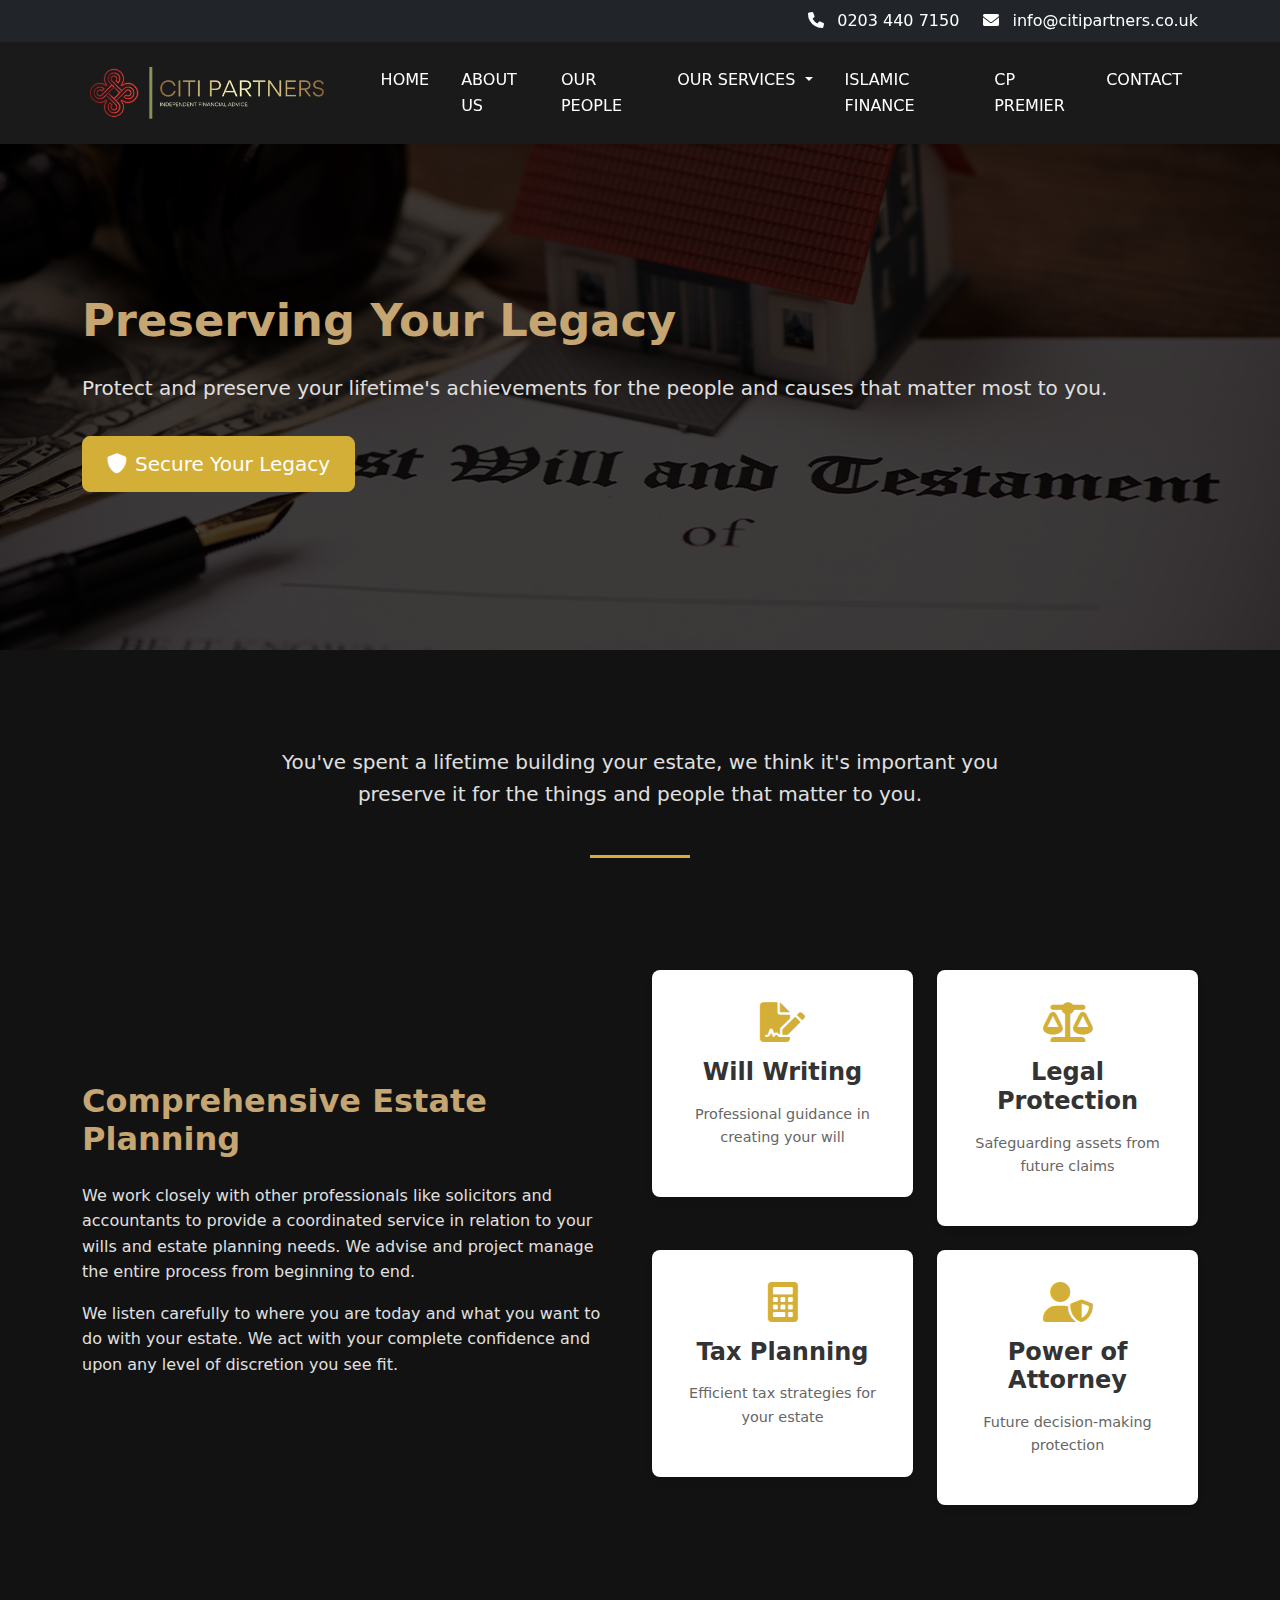
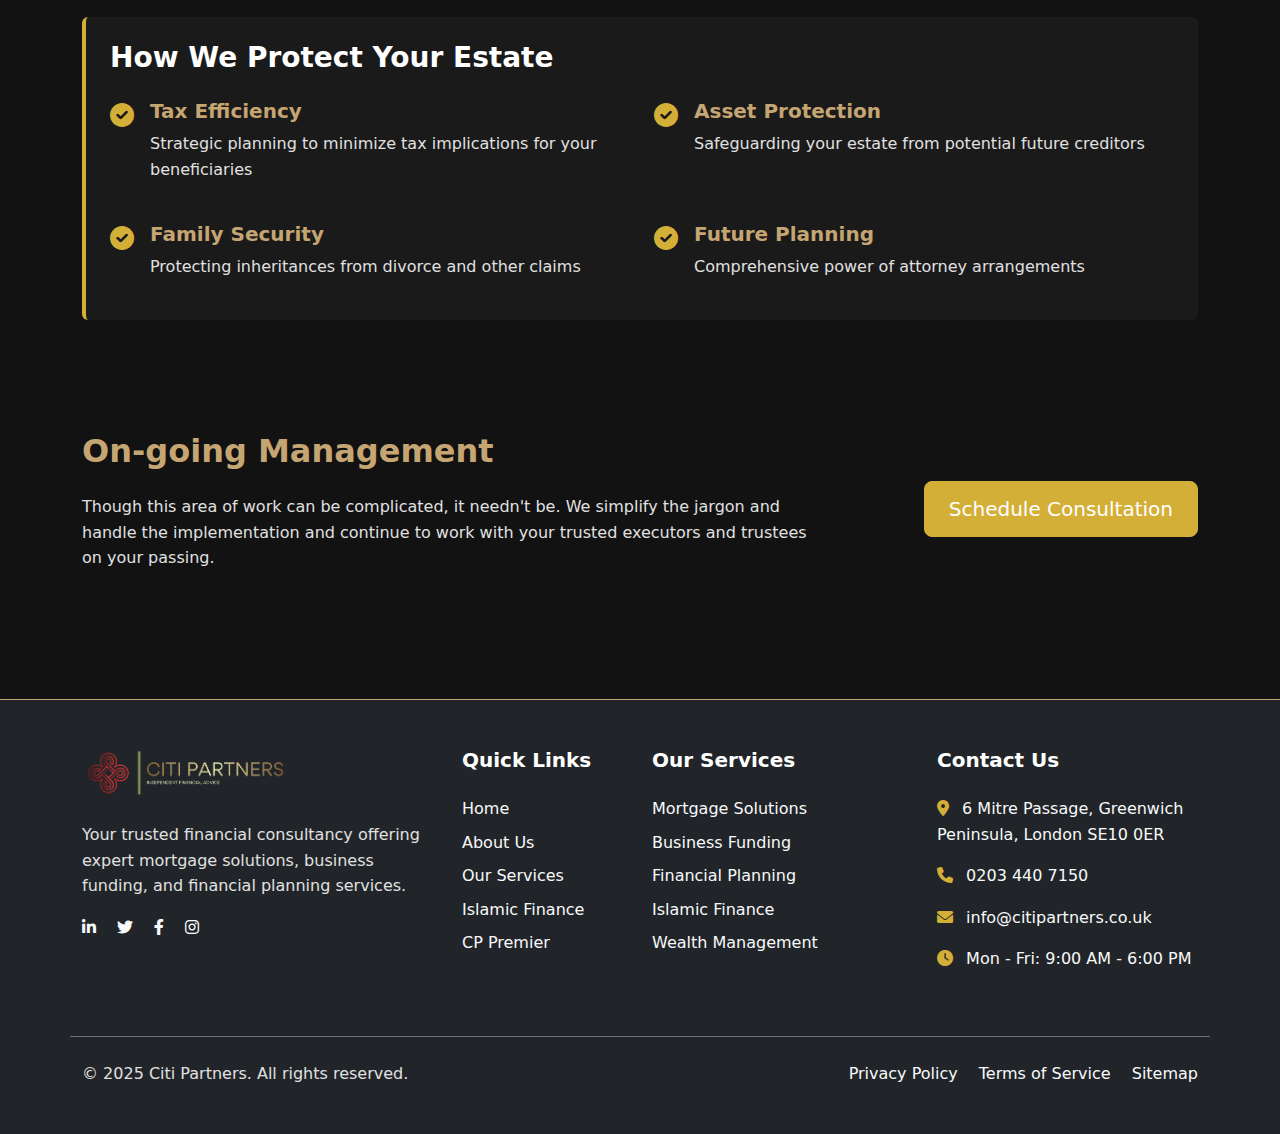
<file: wills-estate-planning.html>
<!DOCTYPE html>
<html lang="en">
    <head>
        <!-- Required meta tags -->
        <meta charset="utf-8">
        <meta name="viewport" content="width=device-width, initial-scale=1">
        <meta name="description" content="Citi Partners - Your trusted financial consultancy offering expert mortgage solutions, business funding, and financial planning services.">
        <meta name="keywords" content="financial consultancy, mortgage solutions, business funding, financial planning, financial advisors">
        <meta name="author" content="Citi Partners">
        <!-- Favicon -->
        <link rel="icon" type="image/x-icon" href="images/favicon.ico">
        <!-- Bootstrap CSS -->
        <link href="https://cdn.jsdelivr.net/npm/bootstrap@5.0.2/dist/css/bootstrap.min.css" rel="stylesheet">
        <!-- Custom CSS -->
        <link rel="stylesheet" href="css/style.css">
        <!-- Font Awesome -->
        <link rel="stylesheet" href="https://cdnjs.cloudflare.com/ajax/libs/font-awesome/6.0.0/css/all.min.css">
        <title>Mortgage Advice | Expert Mortgage Solutions | Citi Partners</title>
    </head>
    <body>
        <!-- Header -->
        <header class="fixed-top">
            <!-- Top Bar - Contact Info -->
            <div class="bg-dark text-white py-2">
                <div class="container">
                    <div class="row">
                        <div class="col-12">
                            <div class="d-flex justify-content-end">
                                <a href="tel:0203 440 7150" class="text-white text-decoration-none me-4">
                                    <i class="fas fa-phone me-2"></i>
                                    0203 440 7150
                                </a>
                                <a href="mailto:info@citipartners.co.uk" class="text-white text-decoration-none">
                                    <i class="fas fa-envelope me-2"></i>
                                    info@citipartners.co.uk
                                </a>
                            </div>
                        </div>
                    </div>
                </div>
            </div>
            <!-- Main Navigation Bar -->
            <nav class="navbar navbar-expand-lg navbar-dark bg-dark shadow-sm">
                <div class="container">
                    <!-- Logo -->
                    <a class="navbar-brand" href="#">
                        <img src="images/logo.png" alt="Citi Partners Logo" height="40">
                    </a>
                    <!-- Mobile Menu Toggle -->
                    <button
                        class="navbar-toggler border-0"
                        type="button"
                        data-bs-toggle="collapse"
                        data-bs-target="#navbarNav"
                        aria-controls="navbarNav"
                        aria-expanded="false"
                        aria-label="Toggle navigation"
                    >
                        <i class="fas fa-bars" style="color: #D4AF37; font-size: 24px;"></i>
                    </button>
                    <!-- Navigation Items -->
                    <div class="collapse navbar-collapse" id="navbarNav">
                        <ul class="navbar-nav ms-auto">
                            <li class="nav-item">
                                <a class="nav-link small px-2 text-white" href="index.html">HOME</a>
                            </li>
                            <li class="nav-item">
                                <a class="nav-link small px-2 text-white" href="#about">ABOUT US</a>
                            </li>
                            <li class="nav-item">
                                <a class="nav-link small px-2 text-white" href="our-people.html">OUR PEOPLE</a>
                            </li>
                            <li class="nav-item dropdown">
                <a class="nav-link small px-2 text-white dropdown-toggle" href="#" id="servicesDropdown" role="button" data-bs-toggle="dropdown" aria-expanded="false">
                  OUR SERVICES
                </a>
                <ul class="dropdown-menu dropdown-menu-dark" aria-labelledby="servicesDropdown">
                  <!-- Financial Planning Group -->
                  <li class="dropdown-header">Financial Planning</li>
                  <li>
                    <a class="dropdown-item" href="managing-your-wealth.html">
                      <i class="fas fa-chart-line me-2"></i>Manage Your Wealth
                    </a>
                  </li>
                  <li>
                    <a class="dropdown-item" href="securing-your-retirement.html">
                      <i class="fas fa-umbrella me-2"></i>Securing Retirement
                    </a>
                  </li>
                  <li>
                    <a class="dropdown-item" href="protecting-your-lifestyle.html">
                      <i class="fas fa-shield-alt me-2"></i>Protecting Lifestyle
                    </a>
                  </li>
                  <li><hr class="dropdown-divider"></li>
                  
                  <!-- Property & Business Group -->
                  <li class="dropdown-header">Property & Business</li>
                  <li>
                    <a class="dropdown-item" href="mortgage-advice.html">
                      <i class="fas fa-home me-2"></i>Mortgage Advice
                    </a>
                  </li>
                  <li>
                    <a class="dropdown-item" href="commercial-finance.html">
                      <i class="fas fa-building me-2"></i>Commercial Finance
                    </a>
                  </li>
                  <li><hr class="dropdown-divider"></li>
                  
                  <!-- Estate Planning Group -->
                  <li class="dropdown-header">Estate Planning</li>
                  <li>
                    <a class="dropdown-item" href="wills-estate-planning.html">
                      <i class="fas fa-file-signature me-2"></i>Wills & Estate Planning
                    </a>
                  </li>
                </ul>
              </li>
                            <li class="nav-item">
                                <a class="nav-link small px-2 text-white" href="islamic-finance.html">ISLAMIC FINANCE</a>
                            </li>
                            <li class="nav-item">
                                <a class="nav-link small px-2 text-white" href="#premier">CP PREMIER</a>
                            </li>
                            <li class="nav-item">
                                <a class="nav-link small px-2 text-white" href="contact-us.html">CONTACT</a>
                            </li>
                        </ul>
                    </div>
                </div>
            </nav>
        </header>
        <!-- Mobile Off-Canvas Menu -->
        <div class="offcanvas offcanvas-end" tabindex="-1" id="mobileMenu">
            <div class="offcanvas-header bg-dark text-white">
                <h5 class="offcanvas-title">Menu</h5>
                <button type="button" class="btn-close btn-close-white" data-bs-dismiss="offcanvas"></button>
            </div>
            <div class="offcanvas-body">
                <!-- Mobile Contact Info -->
                <!-- Mobile Navigation -->
                <ul class="nav flex-column">
                    <li class="nav-item">
                        <a class="nav-link small px-2" href="index.html">HOME</a>
                    </li>
                    <li class="nav-item dropdown">
                        <a
                            class="nav-link small px-2 text-white dropdown-toggle"
                            href="#"
                            id="aboutDropdown"
                            role="button"
                            data-bs-toggle="dropdown"
                            aria-expanded="false"
                        >
                            ABOUT US
                        </a>
                        <ul class="dropdown-menu dropdown-menu-dark" aria-labelledby="aboutDropdown">
                            <li>
                                <a class="dropdown-item" href="our-people.html">OUR PEOPLE</a>
                            </li>
                            <li>
                                <a class="dropdown-item" href="our-clients.html">OUR CLIENTS</a>
                            </li>
                        </ul>
                    </li>
                    <li class="nav-item">
                        <a class="nav-link small px-2" href="our-people.html">OUR PEOPLE</a>
                    </li>
                     <li class="nav-item dropdown">
                <a class="nav-link small px-2 text-white dropdown-toggle" href="#" id="servicesDropdown" role="button" data-bs-toggle="dropdown" aria-expanded="false">
                  OUR SERVICES
                </a>
                <ul class="dropdown-menu dropdown-menu-dark" aria-labelledby="servicesDropdown">
                  <!-- Financial Planning Group -->
                  <li class="dropdown-header">Financial Planning</li>
                  <li>
                    <a class="dropdown-item" href="managing-your-wealth.html">
                      <i class="fas fa-chart-line me-2"></i>Manage Your Wealth
                    </a>
                  </li>
                  <li>
                    <a class="dropdown-item" href="securing-your-retirement.html">
                      <i class="fas fa-umbrella me-2"></i>Securing Retirement
                    </a>
                  </li>
                  <li>
                    <a class="dropdown-item" href="protecting-your-lifestyle.html">
                      <i class="fas fa-shield-alt me-2"></i>Protecting Lifestyle
                    </a>
                  </li>
                  <li><hr class="dropdown-divider"></li>
                  
                  <!-- Property & Business Group -->
                  <li class="dropdown-header">Property & Business</li>
                  <li>
                    <a class="dropdown-item" href="mortgage-advice.html">
                      <i class="fas fa-home me-2"></i>Mortgage Advice
                    </a>
                  </li>
                  <li>
                    <a class="dropdown-item" href="commercial-finance.html">
                      <i class="fas fa-building me-2"></i>Commercial Finance
                    </a>
                  </li>
                  <li><hr class="dropdown-divider"></li>
                  
                  <!-- Estate Planning Group -->
                  <li class="dropdown-header">Estate Planning</li>
                  <li>
                    <a class="dropdown-item" href="wills-estate-planning.html">
                      <i class="fas fa-file-signature me-2"></i>Wills & Estate Planning
                    </a>
                  </li>
                </ul>
              </li>
                    <li class="nav-item">
                        <a class="nav-link small px-2" href="islamic-finance.html">ISLAMIC FINANCE</a>
                    </li>
                    <li class="nav-item">
                        <a class="nav-link small px-2" href="#premier">CP PREMIER</a>
                    </li>
                    <li class="nav-item">
                        <a class="nav-link small px-2" href="contact-us.html">CONTACT</a>
                    </li>
                </ul>
            </div>
        </div>
        <!-- Hero Section -->
        <section class="wills-estate-hero text-white position-relative">
            <div class="wills-estate-overlay"></div>
            <div class="container position-relative">
                <div class="row min-vh-50 align-items-center py-5">
                    <div class="mt-5 pt-5">
                        <h1 class="display-4 fw-bold mb-4">Preserving Your Legacy</h1>
                        <p class="lead">Protect and preserve your lifetime's achievements for the people and causes that matter most to you.</p>
                        <a href="contact-us.html" class="btn btn-primary btn-lg mt-3">
                            <i class="fas fa-shield-alt me-2"></i>Secure Your Legacy
                        </a>
                    </div>
                </div>
            </div>
        </section>
        <!-- Main Content -->
        <section class="wills-estate-main py-5">
            <div class="container">
                <!-- Introduction -->
                <div class="wills-estate-intro text-center mb-5">
                    <div class="row justify-content-center">
                        <div class="col-lg-8">
                            <p class="lead mb-0">You've spent a lifetime building your estate, we think it's important you preserve it for the things and people that matter to you.</p>
                        </div>
                    </div>
                </div>

                <!-- Services Overview -->
                <div class="wills-estate-services mb-5">
                    <div class="row align-items-center">
                        <div class="col-lg-6">
                            <div class="wills-estate-content pe-lg-4">
                                <h2 class="mb-4">Comprehensive Estate Planning</h2>
                                <p>We work closely with other professionals like solicitors and accountants to provide a coordinated service in relation to your wills and estate planning needs. We advise and project manage the entire process from beginning to end.</p>
                                <p>We listen carefully to where you are today and what you want to do with your estate. We act with your complete confidence and upon any level of discretion you see fit.</p>
                            </div>
                        </div>
                        <div class="col-lg-6">
                            <div class="wills-estate-features">
                                <div class="row g-4">
                                    <div class="col-md-6">
                                        <div class="wills-estate-feature-card">
                                            <i class="fas fa-file-signature text-primary mb-3"></i>
                                            <h4>Will Writing</h4>
                                            <p>Professional guidance in creating your will</p>
                                        </div>
                                    </div>
                                    <div class="col-md-6">
                                        <div class="wills-estate-feature-card">
                                            <i class="fas fa-balance-scale text-primary mb-3"></i>
                                            <h4>Legal Protection</h4>
                                            <p>Safeguarding assets from future claims</p>
                                        </div>
                                    </div>
                                    <div class="col-md-6">
                                        <div class="wills-estate-feature-card">
                                            <i class="fas fa-calculator text-primary mb-3"></i>
                                            <h4>Tax Planning</h4>
                                            <p>Efficient tax strategies for your estate</p>
                                        </div>
                                    </div>
                                    <div class="col-md-6">
                                        <div class="wills-estate-feature-card">
                                            <i class="fas fa-user-shield text-primary mb-3"></i>
                                            <h4>Power of Attorney</h4>
                                            <p>Future decision-making protection</p>
                                        </div>
                                    </div>
                                </div>
                            </div>
                        </div>
                    </div>
                </div>

                <!-- Key Benefits -->
                <div class="wills-estate-benefits mb-5">
                    <div class="row">
                        <div class="col-12">
                            <div class="wills-estate-benefit-box bg-light p-4 rounded">
                                <h3 class="mb-4 text-white">How We Protect Your Estate</h3>
                                <div class="row g-4">
                                    <div class="col-md-6">
                                        <div class="d-flex align-items-start">
                                            <i class="fas fa-check-circle text-primary fs-4 me-3 mt-1"></i>
                                            <div>
                                                <h5>Tax Efficiency</h5>
                                                <p>Strategic planning to minimize tax implications for your beneficiaries</p>
                                            </div>
                                        </div>
                                    </div>
                                    <div class="col-md-6">
                                        <div class="d-flex align-items-start">
                                            <i class="fas fa-check-circle text-primary fs-4 me-3 mt-1"></i>
                                            <div>
                                                <h5>Asset Protection</h5>
                                                <p>Safeguarding your estate from potential future creditors</p>
                                            </div>
                                        </div>
                                    </div>
                                    <div class="col-md-6">
                                        <div class="d-flex align-items-start">
                                            <i class="fas fa-check-circle text-primary fs-4 me-3 mt-1"></i>
                                            <div>
                                                <h5>Family Security</h5>
                                                <p>Protecting inheritances from divorce and other claims</p>
                                            </div>
                                        </div>
                                    </div>
                                    <div class="col-md-6">
                                        <div class="d-flex align-items-start">
                                            <i class="fas fa-check-circle text-primary fs-4 me-3 mt-1"></i>
                                            <div>
                                                <h5>Future Planning</h5>
                                                <p>Comprehensive power of attorney arrangements</p>
                                            </div>
                                        </div>
                                    </div>
                                </div>
                            </div>
                        </div>
                    </div>
                </div>

                <!-- Ongoing Management -->
                <div class="wills-estate-management">
                    <div class="row align-items-center">
                        <div class="col-lg-8">
                            <h2 class="mb-4">On-going Management</h2>
                            <p>Though this area of work can be complicated, it needn't be. We simplify the jargon and handle the implementation and continue to work with your trusted executors and trustees on your passing.</p>
                        </div>
                        <div class="col-lg-4 text-lg-end mt-4 mt-lg-0">
                            <a href="contact-us.html" class="btn btn-primary btn-lg">Schedule Consultation</a>
                        </div>
                    </div>
                </div>
            </div>
        </section>
        <!-- Footer -->
        <footer class="bg-dark text-light py-5">
            <div class="container">
                <div class="row g-4">
                    <!-- Company Info & Logo -->
                    <div class="col-lg-4 col-md-6">
                        <img
                            src="images/logo.png"
                            alt="Citi Partners Logo"
                            height="50"
                            class="mb-4"
                        >
                        <p class="mb-3">Your trusted financial consultancy offering expert mortgage solutions, business funding, and financial planning services.</p>
                        <div class="social-links">
                            <a href="#" class="text-light me-3">
                                <i class="fab fa-linkedin-in"></i>
                            </a>
                            <a href="#" class="text-light me-3">
                                <i class="fab fa-twitter"></i>
                            </a>
                            <a href="#" class="text-light me-3">
                                <i class="fab fa-facebook-f"></i>
                            </a>
                            <a href="#" class="text-light">
                                <i class="fab fa-instagram"></i>
                            </a>
                        </div>
                    </div>
                    <!-- Quick Links -->
                    <div class="col-lg-2 col-md-6">
                        <h5 class="text-white mb-4">Quick Links</h5>
                        <ul class="list-unstyled">
                            <li class="mb-2">
                                <a href="index.html" class="text-light text-decoration-none">Home</a>
                            </li>
                            <li class="mb-2">
                                <a href="#about" class="text-light text-decoration-none">About Us</a>
                            </li>
                            <li class="mb-2">
                                <a href="#services" class="text-light text-decoration-none">Our Services</a>
                            </li>
                            <li class="mb-2">
                                <a href="islamic-finance.html" class="text-light text-decoration-none">Islamic Finance</a>
                            </li>
                            <li class="mb-2">
                                <a href="#premier" class="text-light text-decoration-none">CP Premier</a>
                            </li>
                        </ul>
                    </div>
                    <!-- Our Services -->
                    <div class="col-lg-3 col-md-6">
                        <h5 class="text-white mb-4">Our Services</h5>
                        <ul class="list-unstyled">
                            <li class="mb-2">
                                <a href="#" class="text-light text-decoration-none">Mortgage Solutions</a>
                            </li>
                            <li class="mb-2">
                                <a href="#" class="text-light text-decoration-none">Business Funding</a>
                            </li>
                            <li class="mb-2">
                                <a href="#" class="text-light text-decoration-none">Financial Planning</a>
                            </li>
                            <li class="mb-2">
                                <a href="#" class="text-light text-decoration-none">Islamic Finance</a>
                            </li>
                            <li class="mb-2">
                                <a href="#" class="text-light text-decoration-none">Wealth Management</a>
                            </li>
                        </ul>
                    </div>
                    <!-- Contact Info -->
                    <div class="col-lg-3 col-md-6">
                        <h5 class="text-white mb-4">Contact Us</h5>
                        <ul class="list-unstyled">
                            <li class="mb-3">
                                <i class="fas fa-map-marker-alt me-2 text-primary"></i>
                                6 Mitre Passage, Greenwich Peninsula, London SE10 0ER
                            </li>
                            <li class="mb-3">
                                <i class="fas fa-phone me-2 text-primary"></i>
                                <a href="tel:0203 440 7150" class="text-light text-decoration-none">0203 440 7150</a>
                            </li>
                            <li class="mb-3">
                                <i class="fas fa-envelope me-2 text-primary"></i>
                                <a href="mailto:info@citipartners.co.uk" class="text-light text-decoration-none">info@citipartners.co.uk</a>
                            </li>
                            <li>
                                <i class="fas fa-clock me-2 text-primary"></i>
                                Mon - Fri: 9:00 AM - 6:00 PM
                            </li>
                        </ul>
                    </div>
                </div>
                <!-- Bottom Bar -->
                <div class="row mt-5 pt-4 border-top border-secondary">
                    <div class="col-md-6">
                        <p class="mb-0">&copy; 2025 Citi Partners. All rights reserved.</p>
                    </div>
                    <div class="col-md-6 text-md-end">
                        <a href="#" class="text-light text-decoration-none me-3">Privacy Policy</a>
                        <a href="#" class="text-light text-decoration-none me-3">Terms of Service</a>
                        <a href="#" class="text-light text-decoration-none">Sitemap</a>
                    </div>
                </div>
            </div>
        </footer>
        <!-- Bootstrap Bundle with Popper -->
        <script src="https://cdn.jsdelivr.net/npm/bootstrap@5.0.2/dist/js/bootstrap.bundle.min.js"></script>
    </body>
</html>
</file>
<file: css/style.css>
/* Global Styles */
:root {
    --primary-color: #C5A572;  /* Golden */
    --secondary-color: #1A1A1A; /* Dark background */
    --accent-color: #D4AF37;   /* Darker golden */
    --text-color: #FFFFFF;
    --light-gray: #2A2A2A;
    --dark-bg: #121212;
}

body {
    font-family: 'Segoe UI', system-ui, -apple-system, sans-serif;
    color: var(--text-color);
    line-height: 1.6;
    background-color: var(--dark-bg);
}

/* Typography */
h1, h2, h3, h4, h5, h6 {
    font-weight: 600;
    color: var(--primary-color);
}

.display-4 {
    font-size: 2.8rem;
    font-weight: 700;
    color: var(--primary-color);
}

/* Navigation */
.navbar {
    padding: 1rem 0;
    transition: all 0.3s ease;
    background-color: #1a1a1a !important; /* Dark background matching your image */
}

.navbar-brand img {
    transition: all 0.3s ease;
    height: 60px;
}

.nav-link {
    font-weight: 500;
    padding: 0.5rem 1rem !important;
    color: var(--text-color) !important;
}

.nav-link:hover {
    color: #D4AF37 !important; /* Golden color on hover */
}

/* Hero Section */
.hero-section {
    background-color: var(--secondary-color);
    padding: 20px 0;
    position: relative;
    margin-top: 120px; /* Adjust this value based on your navbar height */
}

.hero-section::before {
    content: '';
    position: absolute;
    top: 0;
    left: 0;
    right: 0;
    bottom: 0;
    background: linear-gradient(45deg, rgba(26, 26, 26, 0.95), rgba(26, 26, 26, 0.8));
    z-index: 1;
}

.hero-section .container {
    position: relative;
    z-index: 2;
}

.hero-section img {
    max-width: 100%;
    height: auto;
    border-radius: 20px;
    box-shadow: 0 10px 30px rgba(0, 0, 0, 0.3);
}

.hero-image {
    box-shadow: 0 4px 12px rgba(0,0,0,0.1); /* Optional: adds subtle shadow */
}

/* Buttons */
.btn-primary {
    background-color: var(--primary-color);
    border-color: var(--primary-color);
    padding: 0.75rem 1.5rem;
    font-weight: 500;
    transition: all 0.3s ease;
    color: var(--secondary-color);
}

.btn-primary:hover {
    background-color: var(--accent-color);
    border-color: var(--accent-color);
    transform: translateY(-2px);
}

.btn-outline-primary {
    color: var(--primary-color);
    border-color: var(--primary-color);
    padding: 0.75rem 1.5rem;
    font-weight: 500;
    transition: all 0.3s ease;
}

.btn-outline-primary:hover {
    background-color: var(--primary-color);
    border-color: var(--primary-color);
    color: var(--secondary-color);
    transform: translateY(-2px);
}

/* Cards and Features */
.card {
    transition: all 0.3s ease;
    border-radius: 20px;
    background-color: var(--secondary-color);
    border: 1px solid var(--primary-color);
    overflow: hidden;
}

.card:hover {
    transform: translateY(-5px);
    box-shadow: 0 10px 30px rgba(197, 165, 114, 0.2);
}

.card-body {
    padding: 2rem;
}

.feature-box {
    padding: 2rem;
    transition: all 0.3s ease;
    background-color: var(--secondary-color);
    border-radius: 20px;
    border: 1px solid var(--primary-color);
}

.feature-box:hover {
    transform: translateY(-5px);
    box-shadow: 0 10px 30px rgba(197, 165, 114, 0.2);
}

.text-primary {
    color: var(--primary-color) !important;
}

/* Sections */
section {
    padding: 5rem 0;
}

.bg-light {
    background-color: var(--secondary-color) !important;
}

/* Footer */
footer {
    background-color: var(--secondary-color);
    border-top: 1px solid var(--primary-color);
}

footer a {
    text-decoration: none;
    color: var(--text-color);
    transition: all 0.3s ease;
}

footer a:hover {
    color: var(--primary-color) !important;
    text-decoration: none;
}

.lead {
    color: #E0E0E0;
}

p {
    color: #E0E0E0;
}

/* Responsive Design */
@media (max-width: 768px) {
    .display-4 {
        font-size: 2.2rem;
    }
    
    .hero-section {
        padding: 4rem 0;
        margin-top: 100px; /* Slightly less margin on mobile */
    }
    
    section {
        padding: 3rem 0;
    }
}

/* Animations */
.fade-in {
    animation: fadeIn 1s ease-in;
}

@keyframes fadeIn {
    from {
        opacity: 0;
        transform: translateY(20px);
    }
    to {
        opacity: 1;
        transform: translateY(0);
    }
}

/* Accessibility */
:focus {
    /* outline: 3px solid var(--accent-color); */
    border-radius: 3px solid var(--accent-color);
    /* outline-offset: 2px; */
}

/* Print Styles */
@media print {
    .navbar,
    .btn,
    footer {
        display: none;
    }
    
    body {
        color: #000;
        background: #fff;
    }
    
    a {
        text-decoration: none;
        color: #000;
    }
}

main {
    margin-top: 60px; /* For mobile */
}

@media (min-width: 768px) {
    main {
        margin-top: 120px; /* For desktop - accounts for both rows */
    }
}

@media (max-width: 991px) {
  .navbar-collapse {
    background-color: #1a1a1a;
    padding: 1rem;
    border-radius: 0 0 8px 8px;
  }
  
  .navbar-nav {
    text-align: center;
  }

  .nav-link {
    padding: 0.5rem 0;
  }
}

/* Adjust font size for tablet view */
@media (min-width: 768px) and (max-width: 991px) {
  .nav-link.small {
    font-size: 11px;
    padding: 0.5rem 0.3rem !important;
  }
}
/* contact us section */

/* Page title section spacing */
.page-title-section {
  margin-top: 120px; /* Adjust based on your navbar height */
  padding: 40px 0;
  background-color: #f8f9fa;
}

.page-title {
  color: #1a1a1a;
  font-size: 2.5rem;
  font-weight: bold;
  margin: 0;
}

/* Responsive adjustments */
@media (max-width: 768px) {
  .page-title-section {
    margin-top: 100px;
    padding: 30px 0;
  }
  
  .page-title {
    font-size: 2rem;
  }
}

/* Our People Section Styles */
.profile-image-container {
    position: relative;
    width: 280px;
    height: 280px;
    margin: 0 auto;
    border: 8px solid #D4AF37;
    border-radius: 50%;
    overflow: hidden;
    box-shadow: 0 10px 20px rgba(0,0,0,0.1);
}

.profile-image {
    width: 100%;
    height: 100%;
    object-fit: cover;
}

.profile-credentials {
    background: white;
    padding: 20px;
    border-radius: 10px;
    box-shadow: 0 5px 15px rgba(0,0,0,0.1);
}

.profile-content {
    position: relative;
}

.experience-box, .islamic-finance-box {
    border-left: 4px solid #D4AF37;
    transition: transform 0.3s ease;
}

.experience-box:hover, .islamic-finance-box:hover {
    transform: translateX(10px);
}

.fun-fact {
    background-color: #D4AF37 !important;
    transition: transform 0.3s ease;
}

.fun-fact:hover {
    transform: translateY(-5px);
}

/* Responsive adjustments */
@media (max-width: 991px) {
    .profile-image-container {
        width: 220px;
        height: 220px;
        margin-bottom: 2rem;
    }
    
    .profile-credentials {
        margin-bottom: 3rem;
    }
}

@media (max-width: 768px) {
    .profile-image-container {
        width: 200px;
        height: 200px;
    }
}

/* Islamic Finance Page Styles */
.islamic-hero-section {
    background: linear-gradient(rgba(0,0,0,0.8), rgba(0,0,0,0.8)), url('../images/Islamic Finance Solutions.jpg');
    background-size: cover;
    background-position: center;
    min-height: 400px;
    margin-top: 90px;
    overflow: hidden;
}

.min-vh-50 {
    min-height: 50vh;
}

.overlay {
    position: absolute;
    top: 0;
    left: 0;
    right: 0;
    bottom: 0;
    background: rgba(0,0,0,0.6);
}

.text-primary {
    color: #D4AF37 !important;
}

.btn-primary {
    background-color: #D4AF37;
    border-color: #D4AF37;
}

.btn-primary:hover {
    background-color: #c4a032;
    border-color: #c4a032;
}

.card {
    transition: transform 0.3s ease;
}

.card:hover {
    transform: translateY(-5px);
}

.hero-image-container {
    position: relative;
    padding: 20px;
}

.hero-rounded-image {
    width: 100%;
    max-width: 450px;
    height: 400px;
    object-fit: cover;
    border-radius: 30px;
    box-shadow: 0 10px 30px rgba(0,0,0,0.3);
    border: 5px solid rgba(212, 175, 55, 0.3); /* Golden border with transparency */
}

/* Responsive adjustments */
@media (max-width: 991px) {
    .hero-rounded-image {
        height: 300px;
        max-width: 350px;
    }
}

@media (max-width: 768px) {
    .hero-rounded-image {
        height: 250px;
        max-width: 300px;
    }
    
    .islamic-hero-section {
        margin-top: 76px;
    }
}

/* Clients Page Styles */
.clients-hero-section {
    background: linear-gradient(rgba(0,0,0,0.7), rgba(0,0,0,0.7)), url('../images/trusted-partners.jpg');
    background-size: cover;
    background-position: center;
    min-height: 400px;
    margin-top: 90px;
}

.partner-card {
    background: white;
    border-radius: 15px;
    overflow: hidden;
    box-shadow: 0 5px 15px rgba(0,0,0,0.1);
    transition: transform 0.3s ease, box-shadow 0.3s ease;
}

.partner-card:hover {
    transform: translateY(-5px);
    box-shadow: 0 8px 25px rgba(0,0,0,0.15);
}

.partner-logo-container {
    padding: 2rem;
    display: flex;
    flex-direction: column;
    align-items: center;
    justify-content: center;
    min-height: 200px;
}

.partner-logo {
    max-width: 100%;
    height: auto;
    object-fit: contain;
    filter: grayscale(100%);
    transition: filter 0.3s ease;
}

.partner-card:hover .partner-logo {
    filter: grayscale(0%);
}

.partner-name {
    margin-top: 1rem;
    font-size: 1.1rem;
    color: #333;
    text-align: center;
}

.cta-box {
    background: linear-gradient(135deg, #f8f9fa 0%, #e9ecef 100%);
    border-left: 5px solid #D4AF37;
}

.btn-primary {
    background-color: #D4AF37;
    border-color: #D4AF37;
}

.btn-primary:hover {
    background-color: #c4a032;
    border-color: #c4a032;
}

/* Responsive adjustments */
@media (max-width: 768px) {
    .clients-hero-section {
        margin-top: 76px;
        min-height: 300px;
    }
    
    .partner-logo-container {
        min-height: 150px;
    }
}

/* Dropdown Styles */
.dropdown-menu {
    border: none;
    box-shadow: 0 4px 6px rgba(0, 0, 0, 0.1);
    padding: 1rem 0;
    min-width: 250px;
}

.dropdown-header {
    color: #D4AF37;
    font-size: 0.8rem;
    font-weight: 600;
    text-transform: uppercase;
    padding: 0.5rem 1.5rem;
}

.dropdown-item {
    color: #fff;
    font-size: 0.9rem;
    padding: 0.5rem 1.5rem;
    transition: all 0.3s ease;
}

.dropdown-item:hover {
    background-color: rgba(212, 175, 55, 0.1);
    color: #D4AF37;
}

.dropdown-item i {
    width: 20px;
    color: #D4AF37;
}

.dropdown-divider {
    border-color: rgba(255, 255, 255, 0.1);
    margin: 0.5rem 0;
}

/* Mobile Dropdown Adjustments */
@media (max-width: 991.98px) {
    .dropdown-menu {
        background-color: rgba(33, 37, 41, 0.95);
        border: 1px solid rgba(255, 255, 255, 0.1);
    }
    
    .dropdown-item {
        padding: 0.75rem 1.5rem;
    }
}

/* Hover Effect for Desktop */
@media (min-width: 992px) {
    .dropdown:hover .dropdown-menu {
        display: block;
        animation: fadeIn 0.3s ease;
    }
}

@keyframes fadeIn {
    from {
        opacity: 0;
        transform: translateY(10px);
    }
    to {
        opacity: 1;
        transform: translateY(0);
    }
}

/* protecting your lifestyle section */

/* Protection Services Styles */
.protecting-service-hero {
    background: linear-gradient(rgba(0,0,0,0.7), rgba(0,0,0,0.7)), url('../images/close-up-hands-with-family-figure-concept.jpg');
    background-size: cover;
    background-position: center;
    min-height: 500px;
    margin-top: 90px;
}

.protecting-service-overlay {
    position: absolute;
    top: 0;
    left: 0;
    right: 0;
    bottom: 0;
    background: rgba(0,0,0,0.6);
}

.protecting-service-image-container {
    border-radius: 20px;
    overflow: hidden;
    box-shadow: 0 15px 30px rgba(0,0,0,0.1);
}

.protecting-service-image {
    width: 100%;
    height: 400px;
    object-fit: cover;
    transition: transform 0.3s ease;
}

.protecting-service-image:hover {
    transform: scale(1.05);
}

.protecting-service-card {
    background: white;
    padding: 2rem;
    border-radius: 15px;
    box-shadow: 0 5px 15px rgba(0,0,0,0.1);
    transition: transform 0.3s ease;
    height: 100%;
}

.protecting-service-card:hover {
    transform: translateY(-10px);
}

.protecting-service-icon {
    font-size: 2.5rem;
    color: #D4AF37;
    margin-bottom: 1.5rem;
}

.protecting-service-feature-box {
    background: #f8f9fa;
    padding: 3rem;
    border-radius: 20px;
    position: relative;
}

.protecting-service-process {
    display: flex;
    flex-direction: column;
    gap: 2rem;
}

.protecting-service-step {
    display: flex;
    align-items: flex-start;
    gap: 1rem;
}

.step-number {
    background: #D4AF37;
    color: white;
    width: 40px;
    height: 40px;
    border-radius: 50%;
    display: flex;
    align-items: center;
    justify-content: center;
    font-weight: bold;
    flex-shrink: 0;
}

.protecting-service-review-box {
    background: linear-gradient(135deg, #1a1a1a 0%, #333 100%);
    color: white;
    padding: 3rem;
    border-radius: 20px;
    margin-top: 4rem;
}

/* Responsive adjustments */
@media (max-width: 991px) {
    .protecting-service-hero {
        margin-top: 76px;
    }
    
    .protecting-service-image {
        height: 300px;
    }
    
    .protecting-service-feature-box {
        padding: 2rem;
    }
}

@media (max-width: 768px) {
    .protecting-service-process {
        margin-top: 2rem;
    }
}

/* securing your retirement section */

/* Retirement Services Styles */
.retirement-hero {
    background: linear-gradient(rgba(0,0,0,0.7), rgba(0,0,0,0.7)), url('../images/secure\ retirement\ planning.jpg');
    background-size: cover;
    background-position: center;
    min-height: 500px;
    margin-top: 90px;
}

.retirement-overlay {
    position: absolute;
    top: 0;
    left: 0;
    right: 0;
    bottom: 0;
    background: rgba(0,0,0,0.6);
}

.retirement-hero-image {
    width: 100%;
    height: 400px;
    object-fit: cover;
    border-radius: 20px;
    box-shadow: 0 15px 30px rgba(0,0,0,0.2);
}

.retirement-section-image {
    width: 100%;
    height: 350px;
    object-fit: cover;
    border-radius: 15px;
    box-shadow: 0 10px 20px rgba(0,0,0,0.1);
}

.retirement-info-box {
    background: #f8f9fa;
    padding: 2rem;
    border-radius: 15px;
    border-left: 5px solid #D4AF37;
}

.retirement-service-card {
    background: white;
    padding: 2rem;
    border-radius: 15px;
    box-shadow: 0 5px 15px rgba(0,0,0,0.1);
    transition: transform 0.3s ease;
    height: 100%;
}

.retirement-service-card:hover {
    transform: translateY(-10px);
}

.retirement-service-icon {
    font-size: 2.5rem;
    color: #D4AF37;
    margin-bottom: 1.5rem;
}

.retirement-feature-box {
    background: #f8f9fa;
    padding: 3rem;
    border-radius: 20px;
}

.retirement-step {
    text-align: center;
    padding: 2rem;
    background: white;
    border-radius: 15px;
    box-shadow: 0 5px 15px rgba(0,0,0,0.1);
    height: 100%;
}

.step-number {
    background: #D4AF37;
    color: white;
    width: 40px;
    height: 40px;
    border-radius: 50%;
    display: inline-flex;
    align-items: center;
    justify-content: center;
    font-weight: bold;
    margin-bottom: 1rem;
}

.retirement-review-box {
    background: linear-gradient(135deg, #1a1a1a 0%, #333 100%);
    color: white;
    padding: 3rem;
    border-radius: 20px;
    margin-top: 4rem;
}

/* Responsive adjustments */
@media (max-width: 991px) {
    .retirement-hero {
        margin-top: 76px;
    }
    
    .retirement-hero-image {
        height: 300px;
        margin-top: 2rem;
    }
    
    .retirement-section-image {
        height: 250px;
        margin-top: 2rem;
    }
    
    .retirement-feature-box {
        padding: 2rem;
    }
}

@media (max-width: 768px) {
    .retirement-step {
        padding: 1.5rem;
    }
}

/* Wealth Management Styles */
.wealth-manage-hero {
    background: linear-gradient(rgba(0,0,0,0.7), rgba(0,0,0,0.7)), url('../images/wealth\ advisor\ meeting.jpg');
    background-size: cover;
    background-position: center;
    min-height: 500px;
    margin-top: 90px;
}

.wealth-manage-hero-image {
    width: 100%;
    height: 400px;
    object-fit: cover;
    border-radius: 20px;
    box-shadow: 0 15px 30px rgba(0,0,0,0.2);
}

.wealth-manage-info-box {
    background: #f8f9fa;
    padding: 2rem;
    border-radius: 15px;
    border-left: 5px solid #D4AF37;
}

.wealth-manage-warning {
    background: rgba(212, 175, 55, 0.1);
    padding: 1rem;
    border-radius: 10px;
}

.wealth-manage-goal-card {
    background: white;
    padding: 1.5rem;
    border-radius: 15px;
    text-align: center;
    box-shadow: 0 5px 15px rgba(0,0,0,0.1);
    transition: transform 0.3s ease;
}

.wealth-manage-goal-card:hover {
    transform: translateY(-5px);
}

.wealth-manage-goal-card i {
    font-size: 2rem;
    margin-bottom: 1rem;
}

.wealth-manage-process-box {
    background: #f8f9fa;
    padding: 3rem;
    border-radius: 20px;
}

.wealth-manage-step {
    background: white;
    padding: 2rem;
    border-radius: 15px;
    box-shadow: 0 5px 15px rgba(0,0,0,0.1);
    height: 100%;
    text-align: center;
}

.step-number {
    background: #D4AF37;
    color: white;
    width: 40px;
    height: 40px;
    border-radius: 50%;
    display: inline-flex;
    align-items: center;
    justify-content: center;
    font-weight: bold;
    margin-bottom: 1rem;
}

.wealth-manage-review-box {
    background: linear-gradient(135deg, #1a1a1a 0%, #333 100%);
    color: white;
    padding: 3rem;
    border-radius: 20px;
    margin-top: 4rem;
}

/* Responsive adjustments */
@media (max-width: 991px) {
    .wealth-manage-hero {
        margin-top: 76px;
    }
    
    .wealth-manage-hero-image {
        height: 300px;
        margin-top: 2rem;
    }
    
    .wealth-manage-process-box {
        padding: 2rem;
    }
}

@media (max-width: 768px) {
    .wealth-manage-step {
        padding: 1.5rem;
    }
    
    .wealth-manage-goal-card {
        padding: 1rem;
    }
}

/* mortgage advice section */

/* Hero Section */
.mortgage-advice-hero {
    background: linear-gradient(rgba(0, 0, 0, 0.6), rgba(0, 0, 0, 0.6)), url('../images/mortgage-advice.jpg');
    background-size: cover;
    background-position: center;
    min-height: 60vh;
    padding-top: 120px;
}

.mortgage-advice-overlay {
    position: absolute;
    top: 0;
    left: 0;
    right: 0;
    bottom: 0;
    background: rgba(0, 0, 0, 0.5);
}

/* Feature Cards */
.mortgage-advice-feature-card {
    background: #f8f9fa;
    padding: 2rem;
    text-align: center;
    border-radius: 8px;
    transition: transform 0.3s ease;
}

.mortgage-advice-feature-card:hover {
    transform: translateY(-5px);
}

.mortgage-advice-feature-card i {
    font-size: 2rem;
    margin-bottom: 1rem;
}

/* Warning Box */
.mortgage-advice-warning-box {
    border-left: 4px solid #ffc107;
}

/* Content Sections */
.mortgage-advice-intro {
    position: relative;
    padding: 3rem 0;
}

.mortgage-advice-intro:after {
    content: '';
    position: absolute;
    bottom: 0;
    left: 50%;
    transform: translateX(-50%);
    width: 100px;
    height: 3px;
    background: #D4AF37;
}

.mortgage-advice-purchase,
.mortgage-advice-relationship {
    padding: 4rem 0;
}

/* Responsive Adjustments */
@media (max-width: 768px) {
    .mortgage-advice-hero {
        min-height: 50vh;
        padding-top: 100px;
    }
    
    .mortgage-advice-feature-card {
        padding: 1.5rem;
    }
}

/* wills and estate planning section */

/* Hero Section */
.wills-estate-hero {
    background: linear-gradient(rgba(0, 0, 0, 0.5), rgba(0, 0, 0, 0.5)), url('../images/Wills\ &\ Estate\ Planning.png');
    background-size: cover;
    background-position: center;
    min-height: 60vh;
    padding-top: 120px;
}

.wills-estate-overlay {
    position: absolute;
    top: 0;
    left: 0;
    right: 0;
    bottom: 0;
    background: rgba(0, 0, 0, 0.5);
}

/* Feature Cards */
.wills-estate-feature-card {
    background: #ffffff;
    padding: 2rem;
    text-align: center;
    border-radius: 8px;
    box-shadow: 0 4px 6px rgba(0, 0, 0, 0.1);
    transition: transform 0.3s ease;
}

.wills-estate-feature-card:hover {
    transform: translateY(-5px);
}

.wills-estate-feature-card i {
    font-size: 2.5rem;
    margin-bottom: 1.5rem;
}

.wills-estate-feature-card h4 {
    margin-bottom: 1rem;
    color: #333;
}

.wills-estate-feature-card p {
    color: #666;
    font-size: 0.9rem;
}

/* Benefits Section */
.wills-estate-benefit-box {
    border-left: 4px solid #D4AF37;
    background: #f8f9fa;
}

.wills-estate-benefit-box h3 {
    color: #333;
}

.wills-estate-benefit-box .fas {
    color: #D4AF37;
}

/* Content Sections */
.wills-estate-intro {
    position: relative;
    padding: 3rem 0;
}

.wills-estate-intro:after {
    content: '';
    position: absolute;
    bottom: 0;
    left: 50%;
    transform: translateX(-50%);
    width: 100px;
    height: 3px;
    background: #D4AF37;
}

.wills-estate-services,
.wills-estate-management {
    padding: 4rem 0;
}

/* Responsive Adjustments */
@media (max-width: 768px) {
    .wills-estate-hero {
        min-height: 50vh;
        padding-top: 100px;
    }
    
    .wills-estate-feature-card {
        padding: 1.5rem;
    }
    
    .wills-estate-benefit-box {
        padding: 1.5rem !important;
    }
}

/* commercial finance section */

/* Hero Section */
.commercial-finance-hero {
    background: linear-gradient(rgba(0, 0, 0, 0.3), rgba(0, 0, 0, 0.3)), url('../images/commercial-finance.jpg');
    background-size: cover;
    background-position: center;
    min-height: 60vh;
    padding-top: 120px;
}

.commercial-finance-overlay {
    position: absolute;
    top: 0;
    left: 0;
    right: 0;
    bottom: 0;
    background: rgba(0, 0, 0, 0.5);
}

/* Solution Cards */
.commercial-finance-card {
    background: #ffffff;
    padding: 2.5rem 2rem;
    border-radius: 10px;
    box-shadow: 0 4px 6px rgba(0, 0, 0, 0.1);
    transition: transform 0.3s ease;
    text-align: center;
    height: 100%;
}

.commercial-finance-card:hover {
    transform: translateY(-10px);
}

.commercial-finance-card .card-icon {
    width: 80px;
    height: 80px;
    margin: 0 auto 1.5rem;
    background: #f8f9fa;
    border-radius: 50%;
    display: flex;
    align-items: center;
    justify-content: center;
}

.commercial-finance-card .card-icon i {
    font-size: 2rem;
    color: #D4AF37;
}

.commercial-finance-card h3 {
    font-size: 1.25rem;
    margin-bottom: 1rem;
    color: #333;
}

/* Process Steps */
.commercial-finance-step {
    text-align: center;
    padding: 2rem;
    background: #f8f9fa;
    border-radius: 10px;
    height: 100%;
    position: relative;
}

.commercial-finance-step .step-number {
    width: 40px;
    height: 40px;
    background: #D4AF37;
    color: white;
    border-radius: 50%;
    display: flex;
    align-items: center;
    justify-content: center;
    font-weight: bold;
    margin: 0 auto 1.5rem;
}

/* Intro Section */
.commercial-finance-intro {
    position: relative;
    padding: 3rem 0;
}

.commercial-finance-intro:after {
    content: '';
    position: absolute;
    bottom: 0;
    left: 50%;
    transform: translateX(-50%);
    width: 100px;
    height: 3px;
    background: #D4AF37;
}

/* CTA Section */
.commercial-finance-cta {
    border-left: 5px solid #D4AF37;
}

/* Responsive Adjustments */
@media (max-width: 768px) {
    .commercial-finance-hero {
        min-height: 50vh;
        padding-top: 100px;
    }
    
    .commercial-finance-card {
        padding: 2rem 1.5rem;
    }
    
    .commercial-finance-step {
        margin-bottom: 2rem;
    }
}

/* Mobile Services Menu Styling */
.mobile-services-submenu {
    padding: 0.5rem 0;
}

.mobile-service-group {
    margin-bottom: 1rem;
    padding-left: 1rem;
}

.mobile-service-header {
    color: #D4AF37;
    font-size: 0.8rem;
    font-weight: 600;
    text-transform: uppercase;
    padding: 0.75rem 0 0.5rem;
}

.mobile-service-link {
    display: block;
    color: #333;
    text-decoration: none;
    padding: 0.5rem 0;
    font-size: 0.9rem;
    transition: color 0.3s ease;
}

.mobile-service-link:hover {
    color: #D4AF37;
}

.mobile-service-link i {
    width: 20px;
    color: #D4AF37;
}

/* Chevron Animation */
.nav-link[aria-expanded="true"] .fa-chevron-down {
    transform: rotate(180deg);
}

.nav-link .fa-chevron-down {
    transition: transform 0.3s ease;
    font-size: 0.8rem;
}

/* Collapse Animation */
.collapse {
    transition: all 0.3s ease;
}

/* Mobile Menu Dividers */
.mobile-service-group:not(:last-child) {
    border-bottom: 1px solid rgba(0, 0, 0, 0.1);
    padding-bottom: 0.5rem;
}

/* Offcanvas Custom Styling */
.offcanvas {
    max-width: 80%;
}

.offcanvas-header {
    padding: 1rem 1.5rem;
}

.offcanvas-body {
    padding: 1rem 1.5rem;
}

/* Active State */
.mobile-service-link.active {
    color: #D4AF37;
    font-weight: 500;
}

/* Book Appointment Button */
.btn-book-appointment {
    background-color: #D4AF37;
    color: #fff;
    font-size: 0.875rem;
    padding: 0.375rem 1rem;
    border-radius: 4px;
    transition: all 0.3s ease;
    border: 2px solid #D4AF37;
    font-weight: 500;
    text-decoration: none;
}

.btn-book-appointment:hover {
    background-color: transparent;
    color: #D4AF37;
}

.btn-book-appointment i {
    font-size: 0.875rem;
}

/* Responsive Adjustments */
@media (max-width: 768px) {
    .btn-book-appointment {
        padding: 0.25rem 0.75rem;
        font-size: 0.8rem;
    }
    
    .btn-book-appointment i {
        font-size: 0.8rem;
    }
}

/* Updated Appointment Booking Styles */
.appointment-booking {
    background-color: #212529; /* Dark background for the page */
    min-height: 100vh;
    padding: 80px 0;
}

.appointment-form-container {
    background-color: #ffffff; /* White background for the form */
    border-radius: 10px;
    box-shadow: 0 0 30px rgba(0, 0, 0, 0.2);
    padding: 2.5rem !important;
}

/* Progress Steps */
.progress-steps {
    position: relative;
    margin-bottom: 3rem;
}

.progress-steps::before {
    content: '';
    position: absolute;
    top: 20px;
    left: 0;
    right: 0;
    height: 2px;
    background: #e9ecef;
    z-index: 1;
}

.step {
    position: relative;
    z-index: 2;
    text-align: center;
}

.step-circle {
    width: 40px;
    height: 40px;
    background: #fff;
    border: 2px solid #dee2e6;
    border-radius: 50%;
    display: flex;
    align-items: center;
    justify-content: center;
    margin: 0 auto 0.5rem;
    font-weight: 600;
    transition: all 0.3s ease;
    color: #6c757d;
}

.step.active .step-circle {
    background: #D4AF37;
    border-color: #D4AF37;
    color: #fff;
}

.step-label {
    font-size: 0.875rem;
    color: #6c757d;
}

.step.active .step-label {
    color: #D4AF37;
    font-weight: 600;
}

/* Form Title */
.appointment-form-container h2 {
    color: #212529;
    font-weight: 600;
    margin-bottom: 2rem;
}

/* Service Cards */
.service-card {
    position: relative;
    height: 100%;
}

.service-input {
    display: none;
}

.service-label {
    display: flex;
    flex-direction: column;
    align-items: center;
    justify-content: center;
    padding: 1.5rem;
    border: 2px solid #dee2e6;
    border-radius: 8px;
    cursor: pointer;
    transition: all 0.3s ease;
    height: 100%;
    background: #fff;
}

.service-label i {
    font-size: 2rem;
    color: #D4AF37;
    margin-bottom: 0.5rem;
}

.service-label span {
    color: #212529;
}

.service-input:checked + .service-label {
    border-color: #D4AF37;
    background-color: rgba(212, 175, 55, 0.1);
}

/* Form Controls */
.form-control {
    border: 1px solid #dee2e6;
    padding: 0.75rem 1rem;
}

.form-control:focus {
    border-color: #D4AF37;
    box-shadow: 0 0 0 0.25rem rgba(212, 175, 55, 0.25);
}

.form-label {
    color: #212529;
    font-weight: 500;
}

/* Time Slots */
.time-slots .btn {
    padding: 0.5rem;
    margin-bottom: 0.5rem;
}

.btn-outline-primary {
    border-color: #D4AF37;
    color: #D4AF37;
}

.btn-outline-primary:hover,
.btn-check:checked + .btn-outline-primary {
    background-color: #D4AF37;
    border-color: #D4AF37;
    color: #fff;
}

/* Buttons */
.btn-primary {
    background-color: #D4AF37;
    border-color: #D4AF37;
    color: #fff;
    padding: 0.75rem 1.5rem;
}

.btn-primary:hover {
    background-color: #c49b2f;
    border-color: #c49b2f;
}

.btn-outline-primary {
    border-color: #D4AF37;
    color: #D4AF37;
    padding: 0.75rem 1.5rem;
}

.btn-outline-primary:hover {
    background-color: #D4AF37;
    border-color: #D4AF37;
    color: #fff;
}

/* Date Input Styling */
input[type="date"] {
    height: calc(3rem + 2px);
    cursor: pointer;
}

/* Time Slots Grid */
.time-slots .row {
    margin: -0.25rem;
}

.time-slots .col-4 {
    padding: 0.25rem;
}

.time-slots .btn {
    font-size: 0.9rem;
    padding: 0.5rem;
    width: 100%;
}

/* Responsive Adjustments */
@media (max-width: 768px) {
    .appointment-form-container {
        padding: 1.5rem !important;
    }
    
    .progress-steps {
        margin-bottom: 2rem;
    }
    
    .step-circle {
        width: 35px;
        height: 35px;
        font-size: 0.9rem;
    }
    
    .step-label {
        font-size: 0.8rem;
    }
}
</file>
